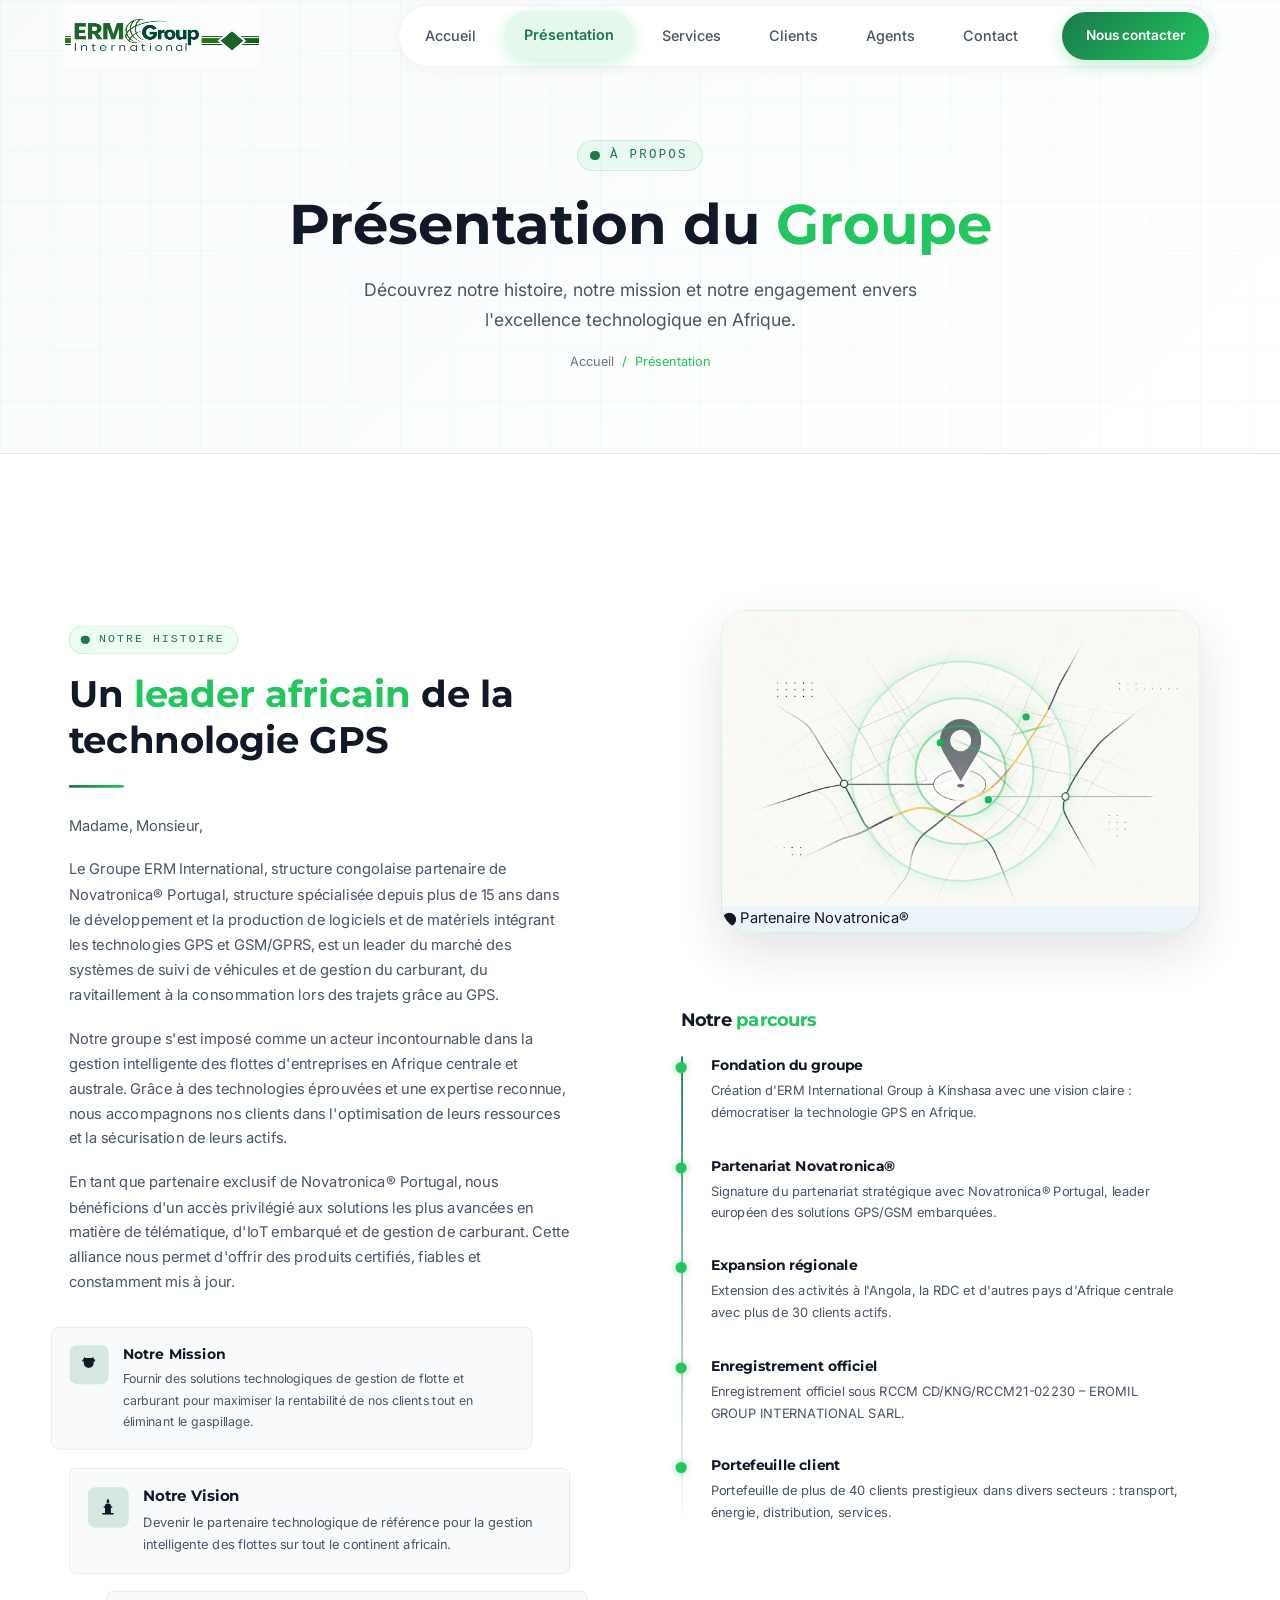
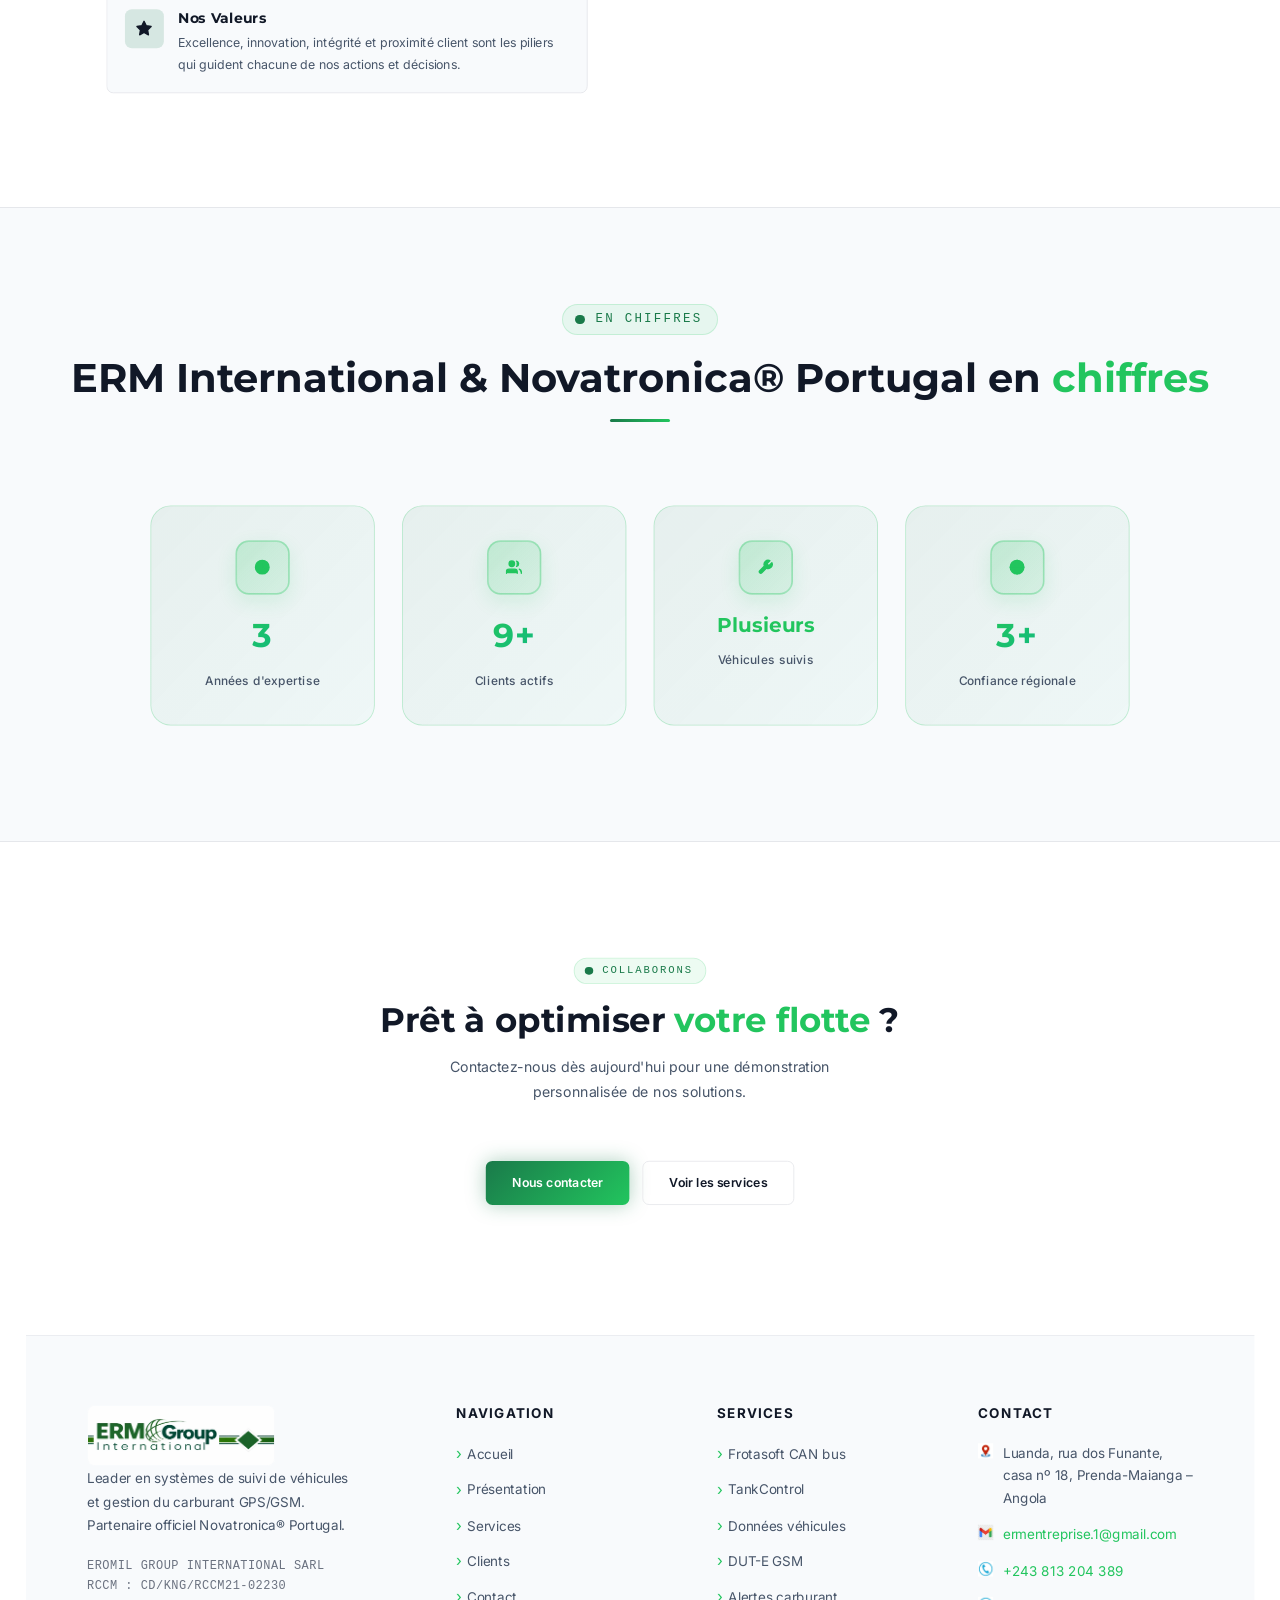
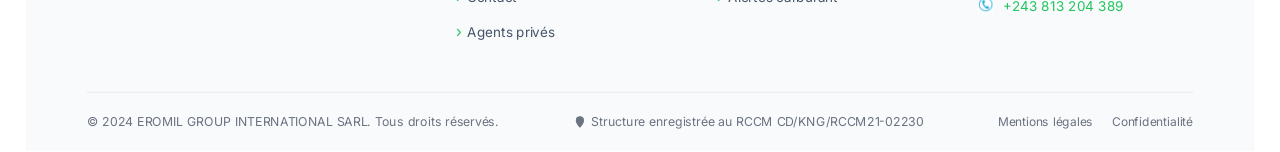
<file: about.html>
<!DOCTYPE html>
<html lang="fr">
<head>
  <meta charset="UTF-8">
  <meta name="viewport" content="width=device-width, initial-scale=1.0">
  <meta name="description" content="Présentation d'ERM International Group – Histoire, valeurs, mission et partenariat Novatronica® Portugal.">
  <title>Présentation – ERM International Group</title>
  <link rel="stylesheet" href="css/style.css">
</head>
<body>

  <!-- ════════════════════════════════════════════════════════
       HEADER
  ════════════════════════════════════════════════════════════ -->
  <header id="header">
    <div class="container header-inner">
      <a href="index.html" class="logo">
        <img src="images/logo.webp" alt="ERM International Group Logo">
      </a>
      <nav class="nav">
        <a href="index.html">Accueil</a>
        <a href="about.html" class="active">Présentation</a>
        <a href="services.html">Services</a>
        <a href="clients.html">Clients</a>
        <a href="agents.html">Agents</a>
        <a href="contact.html">Contact</a>
        <a href="contact.html" class="nav-cta">Nous contacter</a>
      </nav>
      <button class="hamburger" aria-label="Menu">
        <span></span><span></span><span></span>
      </button>
    </div>
  </header>

  <!-- Page Hero -->
  <section class="page-hero">
    <div class="container">
      <span class="section-label animate-slide-top">À propos</span>
      <h1 class="animate-slide-bottom delay-200">Présentation du <span class="green">Groupe</span></h1>
      <p class="animate-fade-stagger delay-400">Découvrez notre histoire, notre mission et notre engagement envers l'excellence technologique en Afrique.</p>
      <nav class="breadcrumb animate-fade-stagger delay-600">
        <a href="index.html">Accueil</a>
        <span>/</span>
        <span>Présentation</span>
      </nav>
    </div>
  </section>

  <!-- ════════════════════════════════════════════════════════
       PRÉSENTATION DÉTAILLÉE
  ════════════════════════════════════════════════════════════ -->
  <section class="section scroll-reveal-bottom">
    <div class="container">
      <div class="about-detail-grid">

        <div class="about-detail-text scroll-reveal-left">
          <span class="section-label">Notre histoire</span>
          <h2>Un <span class="green">leader africain</span> de la technologie GPS</h2>
          <div class="divider divider-left" style="margin-bottom:28px;"></div>

          <p>Madame, Monsieur,</p>
          <p>
            Le Groupe ERM International, structure congolaise partenaire de Novatronica® Portugal,
            structure spécialisée depuis plus de 15 ans dans le développement et la production
            de logiciels et de matériels intégrant les technologies GPS et GSM/GPRS, est un leader
            du marché des systèmes de suivi de véhicules et de gestion du carburant, du ravitaillement
            à la consommation lors des trajets grâce au GPS.
          </p>
          <p>
            Notre groupe s'est imposé comme un acteur incontournable dans la gestion intelligente
            des flottes d'entreprises en Afrique centrale et australe. Grâce à des technologies
            éprouvées et une expertise reconnue, nous accompagnons nos clients dans l'optimisation
            de leurs ressources et la sécurisation de leurs actifs.
          </p>
          <p>
            En tant que partenaire exclusif de Novatronica® Portugal, nous bénéficions d'un accès
            privilégié aux solutions les plus avancées en matière de télématique, d'IoT embarqué
            et de gestion de carburant. Cette alliance nous permet d'offrir des produits certifiés,
            fiables et constamment mis à jour.
          </p>

          <div class="about-values">
            <div class="value-item scroll-reveal-left delay-100">
              <div class="value-icon">
                <svg class="svg-icon" viewBox="0 0 24 24" fill="none" stroke="currentColor" stroke-width="2" stroke-linecap="round" stroke-linejoin="round">
                  <path d="M6 3v7a6 6 0 0 0 6 6v0a6 6 0 0 0 6-6V3"/>
                  <line x1="4" y1="7" x2="4" y2="7"/>
                  <line x1="20" y1="7" x2="20" y2="7"/>
                  <path d="M4 7c0-1.1.9-2 2-2h12a2 2 0 0 1 2 2v0"/>
                  <path d="M12 12v3"/>
                </svg>
              </div>
              <div class="value-text">
                <h4>Notre Mission</h4>
                <p>Fournir des solutions technologiques de gestion de flotte et carburant pour maximiser la rentabilité de nos clients tout en éliminant le gaspillage.</p>
              </div>
            </div>
            <div class="value-item scroll-reveal-top delay-200">
              <div class="value-icon">
                <svg class="svg-icon" viewBox="0 0 24 24" fill="none" stroke="currentColor" stroke-width="2" stroke-linecap="round" stroke-linejoin="round">
                  <path d="M9 21V10a2 2 0 0 1 2-2h2a2 2 0 0 1 2 2v11"/>
                  <path d="M5 21h14"/>
                  <path d="M12 2l1 3h-2l1-3z"/>
                  <path d="M7 12h10"/>
                  <path d="M9 16h6"/>
                </svg>
              </div>
              <div class="value-text">
                <h4>Notre Vision</h4>
                <p>Devenir le partenaire technologique de référence pour la gestion intelligente des flottes sur tout le continent africain.</p>
              </div>
            </div>
            <div class="value-item scroll-reveal-right delay-300">
              <div class="value-icon">
                <svg class="svg-icon" viewBox="0 0 24 24" fill="none" stroke="currentColor" stroke-width="2" stroke-linecap="round" stroke-linejoin="round">
                  <path d="M12 2l3.09 6.26L22 9.27l-5 4.87 1.18 6.88L12 17.77l-6.18 3.25L7 14.14 2 9.27l6.91-1.01L12 2z"/>
                </svg>
              </div>
              <div class="value-text">
                <h4>Nos Valeurs</h4>
                <p>Excellence, innovation, intégrité et proximité client sont les piliers qui guident chacune de nos actions et décisions.</p>
              </div>
            </div>
          </div>
        </div>

        <div>
          <!-- Image -->
          <div class="about-img-wrap about-gps-card scroll-reveal-right" style="margin-bottom:32px;">
            <img src="images/gps.webp" alt="Carte GPS ERM International" class="about-gps-image">
            <div class="gps-overlay" aria-hidden="true">
              <span class="gps-wave gps-wave-1"></span>
              <span class="gps-wave gps-wave-2"></span>
              <span class="gps-wave gps-wave-3"></span>
              <span class="gps-dot gps-dot-1"></span>
              <span class="gps-dot gps-dot-2"></span>
              <span class="gps-dot gps-dot-3"></span>
              <span class="gps-connection gps-connection-1"></span>
              <span class="gps-connection gps-connection-2"></span>
              <span class="gps-connection gps-connection-3"></span>
            </div>
            <div class="about-badge">
              <svg class="svg-icon" viewBox="0 0 24 24" fill="none" stroke="currentColor" stroke-width="2" stroke-linecap="round" stroke-linejoin="round">
                <circle cx="12" cy="12" r="10" />
                <path d="M8 12.5l2 2 5-5" />
              </svg>
              Partenaire Novatronica®
            </div>
          </div>

          <!-- Timeline -->
          <div class="scroll-reveal-bottom">
            <h3 style="margin-bottom:28px; font-size:1.2rem;">
              Notre <span class="green">parcours</span>
            </h3>
            <div class="timeline">
              <div class="tl-item scroll-reveal-left delay-100">
                <div class="tl-content">
                  <h4>Fondation du groupe</h4>
                  <p>Création d'ERM International Group à Kinshasa avec une vision claire : démocratiser la technologie GPS en Afrique.</p>
                </div>
              </div>
              <div class="tl-item scroll-reveal-right delay-200">
                <div class="tl-content">
                  <h4>Partenariat Novatronica®</h4>
                  <p>Signature du partenariat stratégique avec Novatronica® Portugal, leader européen des solutions GPS/GSM embarquées.</p>
                </div>
              </div>
              <div class="tl-item scroll-reveal-left delay-300">
                <div class="tl-content">
                  <h4>Expansion régionale</h4>
                  <p>Extension des activités à l'Angola, la RDC et d'autres pays d'Afrique centrale avec plus de 30 clients actifs.</p>
                </div>
              </div>
              <div class="tl-item scroll-reveal-right delay-400">
                <div class="tl-content">
                  <h4>Enregistrement officiel</h4>
                  <p>Enregistrement officiel sous RCCM CD/KNG/RCCM21-02230 – EROMIL GROUP INTERNATIONAL SARL.</p>
                </div>
              </div>
              <div class="tl-item scroll-reveal-left delay-500">
                <div class="tl-content">
                  <h4>Portefeuille client</h4>
                  <p>Portefeuille de plus de 40 clients prestigieux dans divers secteurs : transport, énergie, distribution, services.</p>
                </div>
              </div>
            </div>
          </div>
        </div>

      </div>
    </div>
  </section>

  <!-- ════════════════════════════════════════════════════════
       CHIFFRES CLÉS
  ════════════════════════════════════════════════════════════ -->
  <section class="section scroll-reveal-top" style="background:var(--dark-card); border-top:1px solid var(--dark-border); border-bottom:1px solid var(--dark-border);">
    <div class="container">
      <div class="section-header scroll-reveal-top">
        <span class="section-label">En chiffres</span>
        <h2>ERM International & Novatronica® Portugal en <span class="green">chiffres</span></h2>
        <div class="divider"></div>
      </div>
      <div class="stats-grid scroll-reveal-scale">
        <div class="adv-card scroll-reveal-left delay-100" style="text-align:center;">
          <div class="adv-icon" style="margin:0 auto 16px;">
            <svg class="svg-icon" viewBox="0 0 24 24" fill="none" stroke="currentColor" stroke-width="2" stroke-linecap="round" stroke-linejoin="round">
              <circle cx="12" cy="12" r="10"/>
              <polyline points="12,6 12,12 16,14"/>
            </svg>
          </div>
          <div style="font-size:2.4rem; font-weight:700; color:var(--green-light); font-family:var(--font-heading);" data-count="15" data-suffix="">15</div>
          <div style="font-size:.875rem; color:var(--text-secondary); margin-top:8px;">Années d'expertise</div>
        </div>
        <div class="adv-card scroll-reveal-top delay-200" style="text-align:center;">
          <div class="adv-icon" style="margin:0 auto 16px;">
            <svg class="svg-icon" viewBox="0 0 24 24" fill="none" stroke="currentColor" stroke-width="2" stroke-linecap="round" stroke-linejoin="round">
              <path d="M17 21v-2a4 4 0 0 0-4-4H5a4 4 0 0 0-4 4v2"/>
              <circle cx="9" cy="7" r="4"/>
              <path d="M23 21v-2a4 4 0 0 0-3-3.87"/>
              <path d="M16 3.13a4 4 0 0 1 0 7.75"/>
            </svg>
          </div>
          <div style="font-size:2.4rem; font-weight:700; color:var(--green-light); font-family:var(--font-heading);" data-count="40" data-suffix="+">40+</div>
          <div style="font-size:.875rem; color:var(--text-secondary); margin-top:8px;">Clients actifs</div>
        </div>
        <div class="adv-card scroll-reveal-right delay-300" style="text-align:center;">
          <div class="adv-icon" style="margin:0 auto 16px;">
            <svg class="svg-icon" viewBox="0 0 24 24" fill="none" stroke="currentColor" stroke-width="2" stroke-linecap="round" stroke-linejoin="round">
              <path d="M14.7 6.3a1 1 0 0 0 0 1.4l1.6 1.6a1 1 0 0 0 1.4 0l3.77-3.77a6 6 0 0 1-7.94 7.94l-6.91 6.91a2.12 2.12 0 0 1-3-3l6.91-6.91a6 6 0 0 1 7.94-7.94l-3.76 3.76z"/>
            </svg>
          </div>
          <div style="font-size:1.5rem; font-weight:700; color:var(--green-light); font-family:var(--font-heading);">Plusieurs</div>
          <div style="font-size:.875rem; color:var(--text-secondary); margin-top:8px;">Véhicules suivis</div>
        </div>
        <div class="adv-card scroll-reveal-bottom delay-400" style="text-align:center;">
          <div class="adv-icon" style="margin:0 auto 16px;">
            <svg class="svg-icon" viewBox="0 0 24 24" fill="none" stroke="currentColor" stroke-width="2" stroke-linecap="round" stroke-linejoin="round">
              <circle cx="12" cy="12" r="10"/>
              <path d="M12 2a15.3 15.3 0 0 1 4 10 15.3 15.3 0 0 1-4 10 15.3 15.3 0 0 1-4-10 15.3 15.3 0 0 1 4-10z"/>
              <path d="M2 12h20"/>
            </svg>
          </div>
          <div style="font-size:2.4rem; font-weight:700; color:var(--green-light); font-family:var(--font-heading);" data-count="3" data-suffix="+">3+</div>
          <div style="font-size:.875rem; color:var(--text-secondary); margin-top:8px;">Confiance régionale</div>
        </div>
      </div>
    </div>
  </section>

  <!-- ════════════════════════════════════════════════════════
       CTA
  ════════════════════════════════════════════════════════════ -->
  <section class="section scroll-reveal-scale">
    <div class="container" style="text-align:center;">
      <span class="section-label">Collaborons</span>
      <h2 class="section-title" style="margin-bottom:16px;">Prêt à optimiser <span class="green">votre flotte</span> ?</h2>
      <p style="max-width:560px; margin:0 auto 36px; font-size:1.05rem;">
        Contactez-nous dès aujourd'hui pour une démonstration personnalisée de nos solutions.
      </p>
      <div style="display:flex; gap:16px; justify-content:center; flex-wrap:wrap;" class="scroll-reveal-bottom delay-200">
        <a href="contact.html" class="btn btn-primary">Nous contacter</a>
        <a href="services.html" class="btn btn-outline">Voir les services</a>
      </div>
    </div>
  </section>

  <!-- ════════════════════════════════════════════════════════
       FOOTER
  ════════════════════════════════════════════════════════════ -->
  <footer id="footer" class="scroll-reveal-bottom">
    <div class="container">
      <div class="footer-top">
        <div class="footer-brand">
          <a href="index.html" class="logo">
            <img src="images/logo.webp" alt="ERM International Group">
          </a>
          <p>Leader en systèmes de suivi de véhicules et gestion du carburant GPS/GSM. Partenaire officiel Novatronica® Portugal.</p>
          <div class="footer-rccm">EROMIL GROUP INTERNATIONAL SARL<br>RCCM : CD/KNG/RCCM21-02230</div>
        </div>
        <div class="footer-col">
          <h4>Navigation</h4>
          <ul>
            <li><a href="index.html">Accueil</a></li>
            <li><a href="about.html">Présentation</a></li>
            <li><a href="services.html">Services</a></li>
            <li><a href="clients.html">Clients</a></li>
            <li><a href="contact.html">Contact</a></li>
            <li><a href="agents.html">Agents privés</a></li>
          </ul>
        </div>
        <div class="footer-col">
          <h4>Services</h4>
          <ul>
            <li><a href="services.html">Frotasoft CAN bus</a></li>
            <li><a href="services.html">TankControl</a></li>
            <li><a href="services.html">Données véhicules</a></li>
            <li><a href="services.html">DUT-E GSM</a></li>
            <li><a href="services.html">Alertes carburant</a></li>
          </ul>
        </div>
        <div class="footer-col">
          <h4>Contact</h4>
          <div class="footer-contact-item">
            <span class="fc-icon">
              <img src="images/local.webp" alt="Localisation" style="width: 16px; height: 16px;">
            </span>
            <span>Luanda, rua dos Funante, casa nº 18, Prenda-Maianga – Angola</span>
          </div>
          <div class="footer-contact-item">
            <span class="fc-icon">
              <img src="images/mail.webp" alt="Email" style="width: 16px; height: 16px;">
            </span>
            <a href="mailto:ermentreprise.1@gmail.com">ermentreprise.1@gmail.com</a>
          </div>
          <div class="footer-contact-item">
            <span class="fc-icon">
              <img src="images/tel.webp" alt="Téléphone" style="width: 16px; height: 16px;">
            </span>
            <a href="tel:+243813204389">+243 813 204 389</a>
          </div>
          <div class="footer-contact-item">
            <span class="fc-icon">
              <img src="images/tel.webp" alt="Téléphone secondaire" style="width: 16px; height: 16px;">
            </span>
            <a href="tel:+243813204389">+243 813 204 389</a>
          </div>
        </div>
      </div>
      <div class="footer-bottom">
        <p>&copy; 2024 EROMIL GROUP INTERNATIONAL SARL. Tous droits réservés.</p>
        <div class="footer-address">
          <svg class="svg-icon" viewBox="0 0 24 24" fill="none" stroke="currentColor" stroke-width="2" stroke-linecap="round" stroke-linejoin="round">
            <path d="M12 2C8 2 5 5 5 9c0 5.25 7 13 7 13s7-7.75 7-13c0-4-3-7-7-7z" />
            <circle cx="12" cy="9" r="2.5" />
          </svg>
          <span>Structure enregistrée au RCCM CD/KNG/RCCM21-02230</span>
        </div>
        <div class="footer-legal">
          <a href="#">Mentions légales</a>
          <a href="#">Confidentialité</a>
        </div>
      </div>
    </div>
  </footer>

  <script src="js/main.js"></script>
</body>
</html>
</file>
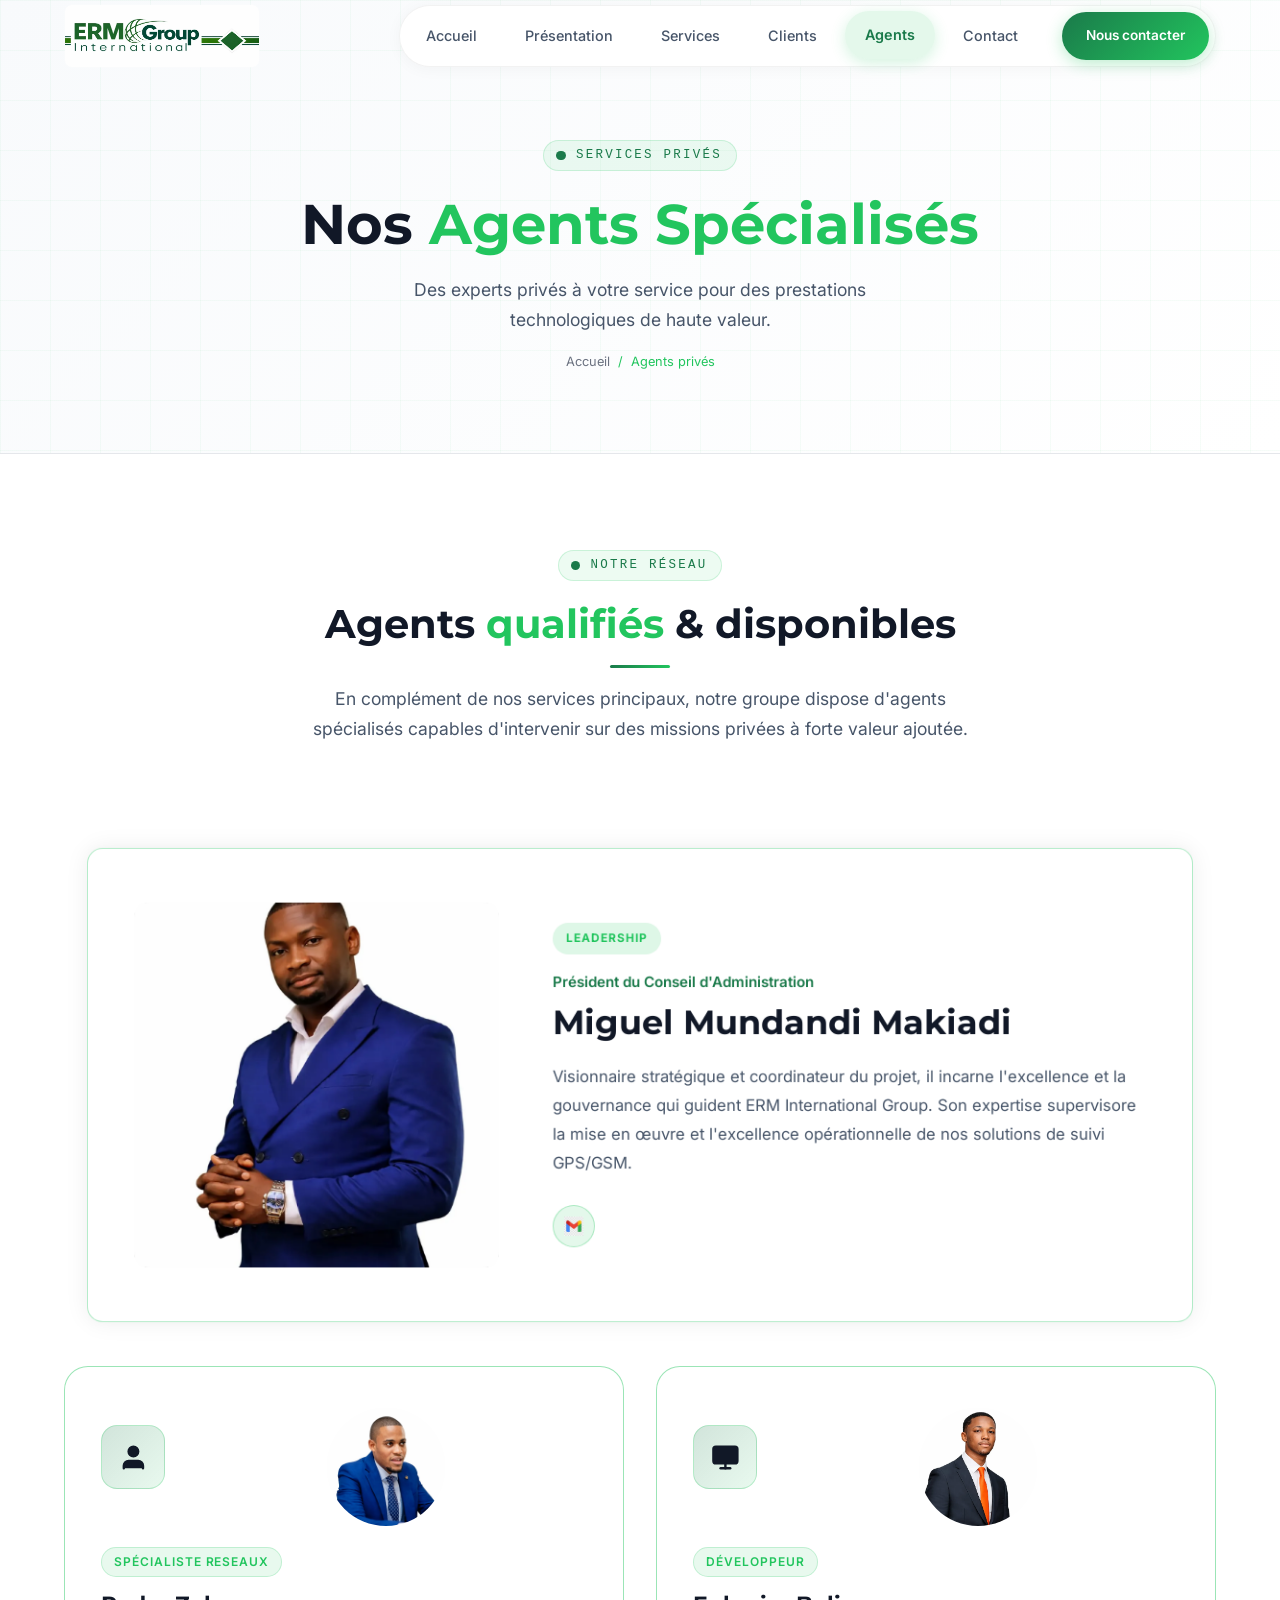
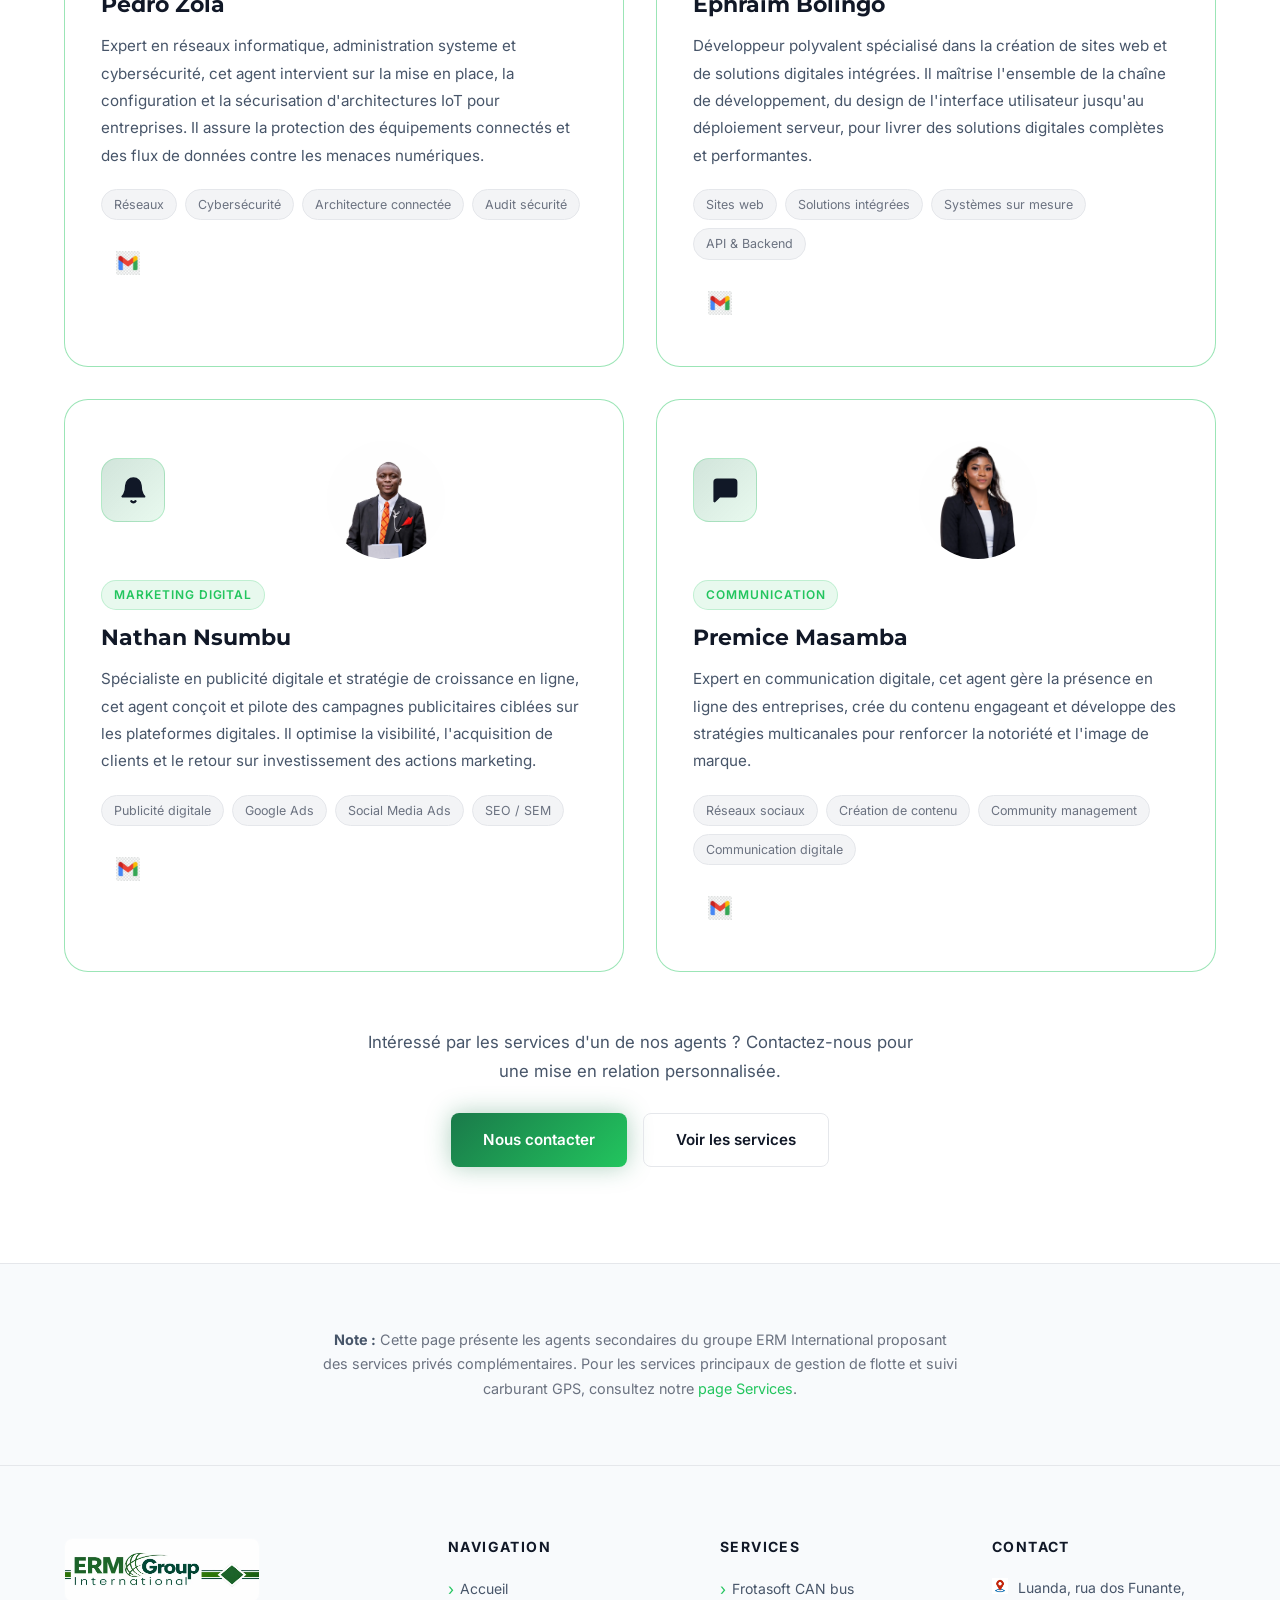
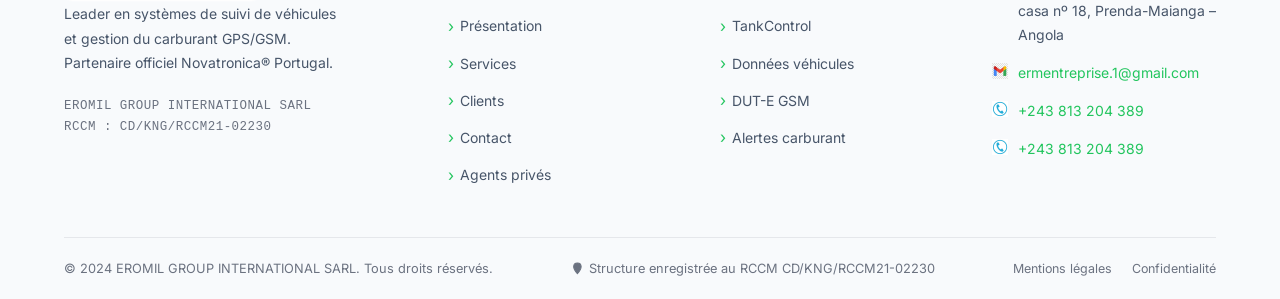
<file: agents.html>
<!DOCTYPE html>
<html lang="fr">
<head>
  <meta charset="UTF-8">
  <meta name="viewport" content="width=device-width, initial-scale=1.0">
  <meta name="description" content="Agents privés – ERM International Group : spécialistes IoT, développement web, marketing digital et communication.">
  <title>Agents Privés – ERM International Group</title>
  <link rel="stylesheet" href="css/style.css">
</head>
<body>

  <header id="header">
    <div class="container header-inner">
      <a href="index.html" class="logo">
        <img src="images/logo.webp" alt="ERM International Group Logo">
      </a>
      <nav class="nav">
        <a href="index.html">Accueil</a>
        <a href="about.html">Présentation</a>
        <a href="services.html">Services</a>
        <a href="clients.html">Clients</a>
        <a href="agents.html" class="active">Agents</a>
        <a href="contact.html">Contact</a>
        <a href="contact.html" class="nav-cta">Nous contacter</a>
      </nav>
      <button class="hamburger" aria-label="Menu">
        <span></span><span></span><span></span>
      </button>
    </div>
  </header>

  <!-- Page Hero -->
  <section class="page-hero">
    <div class="container">
      <span class="section-label animate-slide-top">Services privés</span>
      <h1 class="animate-slide-bottom delay-200">Nos <span class="green">Agents Spécialisés</span></h1>
      <p class="animate-fade-stagger delay-400">Des experts privés à votre service pour des prestations technologiques de haute valeur.</p>
      <nav class="breadcrumb animate-fade-stagger delay-600">
        <a href="index.html">Accueil</a>
        <span>/</span>
        <span>Agents privés</span>
      </nav>
    </div>
  </section>

  <!-- ════════════════════════════════════════════════════════
       AGENTS
  ════════════════════════════════════════════════════════════ -->
  <section class="section scroll-reveal">
    <div class="container">

      <div class="section-header scroll-reveal">
        <span class="section-label">Notre réseau</span>
        <h2>Agents <span class="green">qualifiés</span> &amp; disponibles</h2>
        <div class="divider"></div>
        <p class="section-intro">
          En complément de nos services principaux, notre groupe dispose d'agents spécialisés
          capables d'intervenir sur des missions privées à forte valeur ajoutée.
        </p>
      </div>

      <!-- PCA – Leader -->
      <div class="pca-leader scroll-reveal-bottom delay-200">
        <div class="pca-visual">
          <img src="images/pca.webp" alt="Monsieur Miguel Mundandi Makiadi - Président du Conseil d'Administration">
        </div>
        <div class="pca-content">
          <div class="pca-badge">Leadership</div>
          <div class="pca-title-group">
            <p class="pca-role">Président du Conseil d'Administration</p>
            <h2>Miguel Mundandi Makiadi</h2>
          </div>
          <p class="pca-bio">
            Visionnaire stratégique et coordinateur du projet, il incarne l'excellence et la gouvernance
            qui guident ERM International Group. Son expertise supervisore la mise en œuvre et l'excellence
            opérationnelle de nos solutions de suivi GPS/GSM.
          </p>
          <div class="pca-contact">
            <a href="mailto:erm.pca.muguelmundandi@gmail.com" title="Email">
              <img src="images/mail.webp" alt="Email">
            </a>
          </div>
        </div>
      </div>

      <div class="agents-grid scroll-reveal delay-300">

        <!-- Agent 1 – IoT -->
        <div class="agent-card scroll-reveal delay-400">
          <div class="agent-header">
            <div class="agent-icon-wrap">
              <svg class="svg-icon" viewBox="0 0 24 24" fill="none" stroke="currentColor" stroke-width="2" stroke-linecap="round" stroke-linejoin="round">
                <path d="M20 21v-2a4 4 0 0 0-4-4H8a4 4 0 0 0-4 4v2"/>
                <circle cx="12" cy="7" r="4"/>
              </svg>
            </div>
            <img class="agent-photo" src="images/iot.webp" alt="Photo Agent IoT">
          </div>
          <div class="agent-badge">Spécialiste Reseaux</div>
          <h3>Pedro Zola</h3>
          <p>
            Expert en réseaux informatique, administration systeme et cybersécurité, cet agent intervient sur
            la mise en place, la configuration et la sécurisation d'architectures IoT
            pour entreprises. Il assure la protection des équipements connectés et
            des flux de données contre les menaces numériques.
          </p>
          <div class="agent-services">
            <span class="agent-service-tag">Réseaux </span>
            <span class="agent-service-tag">Cybersécurité</span>
            <span class="agent-service-tag">Architecture connectée</span>
            <span class="agent-service-tag">Audit sécurité</span>
          </div>
          <div class="agent-contact">
            <a href="mailto:erm.res.pedrozola@gmail.com" title="Email">
              <img src="images/mail.webp" alt="Email">
            </a>
          </div>
        </div>

        <!-- Agent 2 – Développeur Full Stack -->
        <div class="agent-card scroll-reveal delay-600">
          <div class="agent-header">
            <div class="agent-icon-wrap">
              <svg class="svg-icon" viewBox="0 0 24 24" fill="none" stroke="currentColor" stroke-width="2" stroke-linecap="round" stroke-linejoin="round">
                <rect x="2" y="3" width="20" height="14" rx="2" ry="2"/>
                <line x1="8" y1="21" x2="16" y2="21"/>
                <line x1="12" y1="17" x2="12" y2="21"/>
              </svg>
            </div>
            <img class="agent-photo" src="images/dev.webp" alt="Photo Développeur Full Stack">
          </div>
          <div class="agent-badge">Développeur</div>
          <h3>Ephraim Bolingo</h3>
          <p>
            Développeur polyvalent spécialisé dans la création de sites web et de solutions
            digitales intégrées. Il maîtrise l'ensemble de la chaîne
            de développement, du design de l'interface utilisateur jusqu'au déploiement
            serveur, pour livrer des solutions digitales complètes et performantes.
          </p>
          <div class="agent-services">
            <span class="agent-service-tag">Sites web</span>
            <span class="agent-service-tag">Solutions intégrées</span>
            <span class="agent-service-tag">Systèmes sur mesure</span>
            <span class="agent-service-tag">API & Backend</span>
          </div>
          <div class="agent-contact">
            <a href="mailto:erm.info.ephraimbolingo@gmail.com" title="Email">
              <img src="images/mail.webp" alt="Email">
            </a>
          </div>
        </div>

        <!-- Agent 3 – Marketeur -->
        <div class="agent-card scroll-reveal delay-800">
          <div class="agent-header">
            <div class="agent-icon-wrap">
              <svg class="svg-icon" viewBox="0 0 24 24" fill="none" stroke="currentColor" stroke-width="2" stroke-linecap="round" stroke-linejoin="round">
                <path d="M18 8A6 6 0 0 0 6 8c0 7-3 9-3 9h18s-3-2-3-9"/>
                <path d="M13.73 21a2 2 0 0 1-3.46 0"/>
              </svg>
            </div>
            <img class="agent-photo" src="images/mark.webp" alt="Photo Marketeur">
          </div>
          <div class="agent-badge">Marketing Digital</div>
          <h3>Nathan Nsumbu</h3>
          <p>
            Spécialiste en publicité digitale et stratégie de croissance en ligne,
            cet agent conçoit et pilote des campagnes publicitaires ciblées sur
            les plateformes digitales. Il optimise la visibilité, l'acquisition
            de clients et le retour sur investissement des actions marketing.
          </p>
          <div class="agent-services">
            <span class="agent-service-tag">Publicité digitale</span>
            <span class="agent-service-tag">Google Ads</span>
            <span class="agent-service-tag">Social Media Ads</span>
            <span class="agent-service-tag">SEO / SEM</span>
          </div>
          <div class="agent-contact">
            <a href="mailto:erm.mark.nathannsumbu@gmail.com" title="Email">
              <img src="images/mail.webp" alt="Email">
            </a>
          </div>
        </div>

        <!-- Agent 4 – Communicateur -->
        <div class="agent-card scroll-reveal delay-1000">
          <div class="agent-header">
            <div class="agent-icon-wrap">
              <svg class="svg-icon" viewBox="0 0 24 24" fill="none" stroke="currentColor" stroke-width="2" stroke-linecap="round" stroke-linejoin="round">
                <path d="M21 15a2 2 0 0 1-2 2H7l-4 4V5a2 2 0 0 1 2-2h14a2 2 0 0 1 2 2z"/>
              </svg>
            </div>
            <img class="agent-photo" src="images/com.webp" alt="Photo Communicateur">
          </div>
          <div class="agent-badge">Communication</div>
          <h3>Premice Masamba</h3>
          <p>
            Expert en communication digitale, cet agent gère la présence en ligne
            des entreprises, crée du contenu engageant et développe des stratégies
            multicanales pour renforcer la notoriété et l'image de marque.
          </p>
          <div class="agent-services">
            <span class="agent-service-tag">Réseaux sociaux</span>
            <span class="agent-service-tag">Création de contenu</span>
            <span class="agent-service-tag">Community management</span>
            <span class="agent-service-tag">Communication digitale</span>
          </div>
          <div class="agent-contact">
            <a href="mailto:erm.co.premicemasamba@gmail.com" title="Email">
              <img src="images/mail.webp" alt="Email">
            </a>
          </div>
        </div>

      </div>

      <!-- CTA -->
      <div style="text-align:center; margin-top:56px;" class="scroll-reveal">
        <p style="font-size:1.05rem; max-width:560px; margin:0 auto 28px; color:var(--text-secondary);">
          Intéressé par les services d'un de nos agents ? Contactez-nous pour une
          mise en relation personnalisée.
        </p>
        <div style="display:flex; gap:16px; justify-content:center; flex-wrap:wrap;">
          <a href="contact.html" class="btn btn-primary">Nous contacter</a>
          <a href="services.html" class="btn btn-outline">Voir les services</a>
        </div>
      </div>

    </div>
  </section>

  <!-- Mention page annexe -->
  <section class="section-sm scroll-reveal" style="background:var(--dark-card); border-top:1px solid var(--dark-border);">
    <div class="container" style="text-align:center;">
      <p style="font-size:.9rem; color:var(--text-muted); max-width:640px; margin:0 auto;">
        <strong style="color:var(--text-secondary);">Note :</strong>
        Cette page présente les agents secondaires du groupe ERM International proposant des
        services privés complémentaires. Pour les services principaux de gestion de flotte
        et suivi carburant GPS, consultez notre
        <a href="services.html" style="color:var(--green-light);">page Services</a>.
      </p>
    </div>
  </section>

  <!-- Footer -->
  <footer id="footer">
    <div class="container">
      <div class="footer-top">
        <div class="footer-brand">
          <a href="index.html" class="logo">
            <img src="images/logo.webp" alt="ERM International Group">
          </a>
          <p>Leader en systèmes de suivi de véhicules et gestion du carburant GPS/GSM. Partenaire officiel Novatronica® Portugal.</p>
          <div class="footer-rccm">EROMIL GROUP INTERNATIONAL SARL<br>RCCM : CD/KNG/RCCM21-02230</div>
        </div>
        <div class="footer-col">
          <h4>Navigation</h4>
          <ul>
            <li><a href="index.html">Accueil</a></li>
            <li><a href="about.html">Présentation</a></li>
            <li><a href="services.html">Services</a></li>
            <li><a href="clients.html">Clients</a></li>
            <li><a href="contact.html">Contact</a></li>
            <li><a href="agents.html">Agents privés</a></li>
          </ul>
        </div>
        <div class="footer-col">
          <h4>Services</h4>
          <ul>
            <li><a href="services.html">Frotasoft CAN bus</a></li>
            <li><a href="services.html">TankControl</a></li>
            <li><a href="services.html">Données véhicules</a></li>
            <li><a href="services.html">DUT-E GSM</a></li>
            <li><a href="services.html">Alertes carburant</a></li>
          </ul>
        </div>
        <div class="footer-col">
          <h4>Contact</h4>
          <div class="footer-contact-item">
            <span class="fc-icon">
              <img src="images/local.webp" alt="Localisation" style="width: 16px; height: 16px;">
            </span>
            <span>Luanda, rua dos Funante, casa nº 18, Prenda-Maianga – Angola</span>
          </div>
          <div class="footer-contact-item">
            <span class="fc-icon">
              <img src="images/mail.webp" alt="Email" style="width: 16px; height: 16px;">
            </span>
            <a href="mailto:ermentreprise.1@gmail.com">ermentreprise.1@gmail.com</a>
          </div>
          <div class="footer-contact-item">
            <span class="fc-icon">
              <img src="images/tel.webp" alt="Téléphone" style="width: 16px; height: 16px;">
            </span>
            <a href="tel:+243813204389">+243 813 204 389</a>
          </div>
          <div class="footer-contact-item">
            <span class="fc-icon">
              <img src="images/tel.webp" alt="Téléphone secondaire" style="width: 16px; height: 16px;">
            </span>
            <a href="tel:+243813204389">+243 813 204 389</a>
          </div>
        </div>
      </div>
      <div class="footer-bottom">
        <p>&copy; 2024 EROMIL GROUP INTERNATIONAL SARL. Tous droits réservés.</p>
        <div class="footer-address">
          <svg class="svg-icon" viewBox="0 0 24 24" fill="none" stroke="currentColor" stroke-width="2" stroke-linecap="round" stroke-linejoin="round">
            <path d="M12 2C8 2 5 5 5 9c0 5.25 7 13 7 13s7-7.75 7-13c0-4-3-7-7-7z" />
            <circle cx="12" cy="9" r="2.5" />
          </svg>
          <span>Structure enregistrée au RCCM CD/KNG/RCCM21-02230</span>
        </div>
        <div class="footer-legal">
          <a href="#">Mentions légales</a>
          <a href="#">Confidentialité</a>
        </div>
      </div>
    </div>
  </footer>

  <script src="js/main.js"></script>
</body>
</html>
</file>
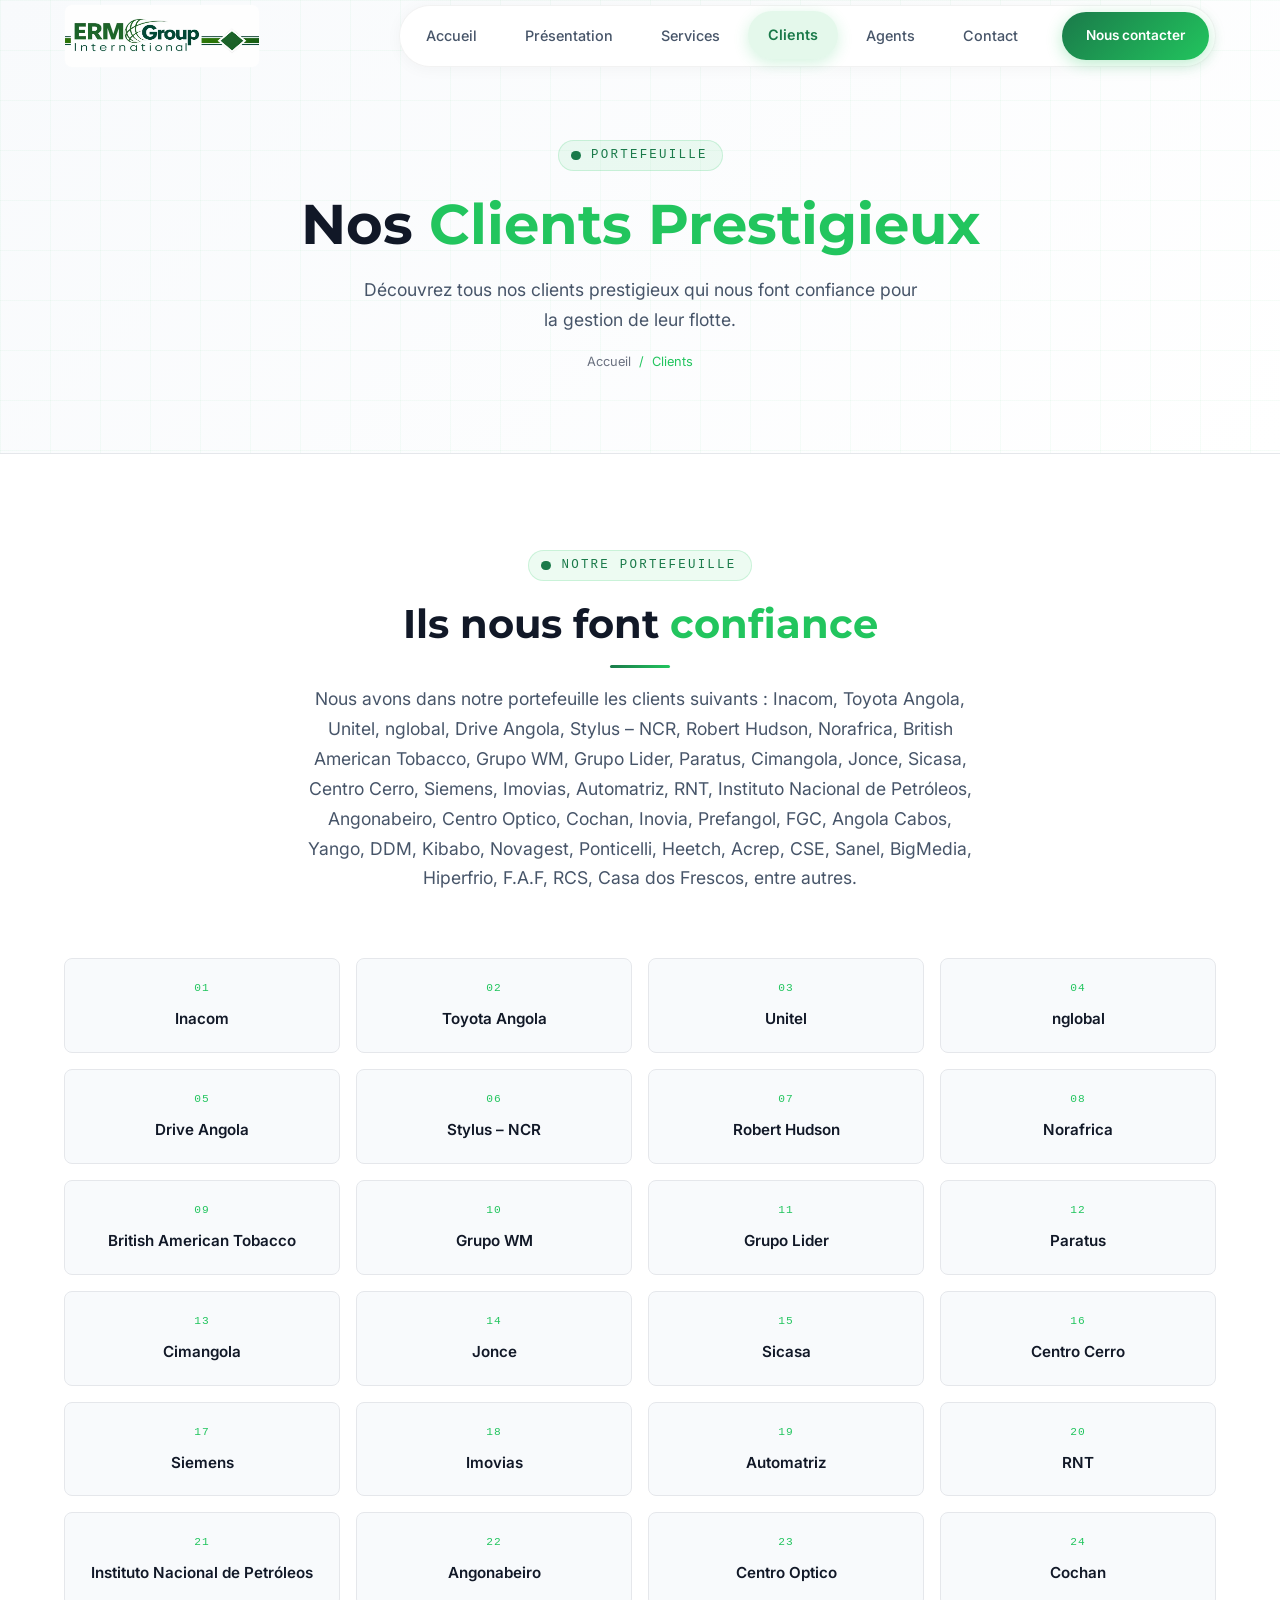
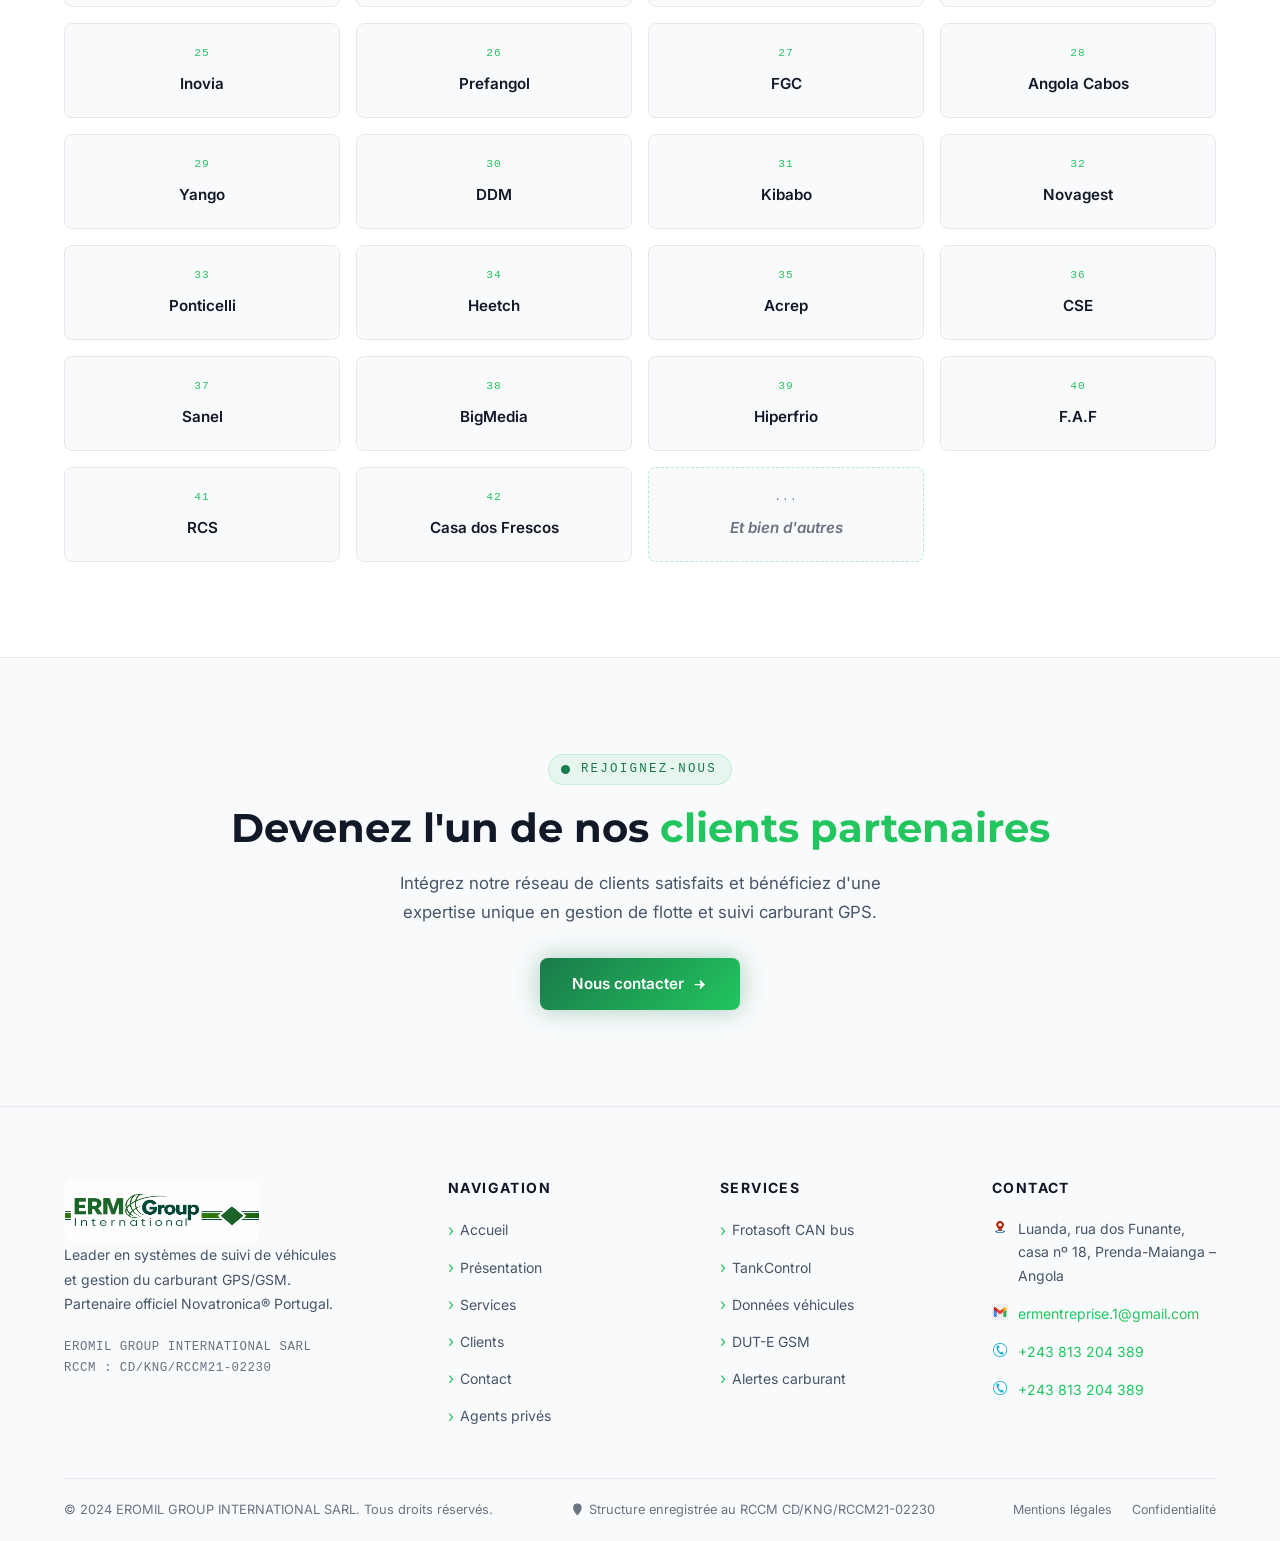
<file: clients.html>
<!DOCTYPE html>
<html lang="fr">
<head>
  <meta charset="UTF-8">
  <meta name="viewport" content="width=device-width, initial-scale=1.0">
  <meta name="description" content="Nos clients – ERM International Group : portefeuille de clients prestigieux en Angola, RDC et Afrique centrale.">
  <title>Clients – ERM International Group</title>
  <link rel="stylesheet" href="css/style.css">
</head>
<body>

  <!-- ════════════════════════════════════════════════════════
       HEADER
  ════════════════════════════════════════════════════════════ -->
  <header id="header">
    <div class="container header-inner">
      <a href="index.html" class="logo">
        <img src="images/logo.webp" alt="ERM International Group Logo">
      </a>
      <nav class="nav">
        <a href="index.html">Accueil</a>
        <a href="about.html">Présentation</a>
        <a href="services.html">Services</a>
        <a href="clients.html" class="active">Clients</a>
        <a href="agents.html">Agents</a>
        <a href="contact.html">Contact</a>
        <a href="contact.html" class="nav-cta">Nous contacter</a>
      </nav>
      <button class="hamburger" aria-label="Menu">
        <span></span><span></span><span></span>
      </button>
    </div>
  </header>

  <!-- Page Hero -->
  <section class="page-hero">
    <div class="container">
      <span class="section-label animate-slide-top">Portefeuille</span>
      <h1 class="animate-slide-bottom delay-200">Nos <span class="green">Clients Prestigieux</span></h1>
      <p class="animate-fade-stagger delay-400">Découvrez tous nos clients prestigieux qui nous font confiance pour la gestion de leur flotte.</p>
      <nav class="breadcrumb animate-fade-stagger delay-600">
        <a href="index.html">Accueil</a>
        <span>/</span>
        <span>Clients</span>
      </nav>
    </div>
  </section>

  <!-- ════════════════════════════════════════════════════════
       INTRO
  ════════════════════════════════════════════════════════════ -->
  <section class="section scroll-reveal">
    <div class="container">

      <div class="section-header scroll-reveal">
        <span class="section-label">Notre portefeuille</span>
        <h2>Ils nous font <span class="green">confiance</span></h2>
        <div class="divider"></div>
        <p class="section-intro scroll-reveal delay-200" style="margin-top:16px;">
          Nous avons dans notre portefeuille les clients suivants : Inacom, Toyota Angola, Unitel,
          nglobal, Drive Angola, Stylus – NCR, Robert Hudson, Norafrica, British American Tobacco,
          Grupo WM, Grupo Lider, Paratus, Cimangola, Jonce, Sicasa, Centro Cerro, Siemens, Imovias,
          Automatriz, RNT, Instituto Nacional de Petróleos, Angonabeiro, Centro Optico, Cochan, Inovia,
          Prefangol, FGC, Angola Cabos, Yango, DDM, Kibabo, Novagest, Ponticelli, Heetch, Acrep, CSE,
          Sanel, BigMedia, Hiperfrio, F.A.F, RCS, Casa dos Frescos, entre autres.
        </p>
      </div>

      <!-- Grille clients -->
      <div class="clients-grid scroll-reveal delay-300">

        <div class="client-card delay-400">
          <div class="c-num">01</div>
          <div class="c-name">Inacom</div>
        </div>
        <div class="client-card delay-500">
          <div class="c-num">02</div>
          <div class="c-name">Toyota Angola</div>
        </div>
        <div class="client-card delay-600">
          <div class="c-num">03</div>
          <div class="c-name">Unitel</div>
        </div>
        <div class="client-card delay-700">
          <div class="c-num">04</div>
          <div class="c-name">nglobal</div>
        </div>
        <div class="client-card delay-800">
          <div class="c-num">05</div>
          <div class="c-name">Drive Angola</div>
        </div>
        <div class="client-card delay-900">
          <div class="c-num">06</div>
          <div class="c-name">Stylus – NCR</div>
        </div>
        <div class="client-card delay-1000">
          <div class="c-num">07</div>
          <div class="c-name">Robert Hudson</div>
        </div>
        <div class="client-card delay-400">
          <div class="c-num">08</div>
          <div class="c-name">Norafrica</div>
        </div>
        <div class="client-card">
          <div class="c-num">09</div>
          <div class="c-name">British American Tobacco</div>
        </div>
        <div class="client-card">
          <div class="c-num">10</div>
          <div class="c-name">Grupo WM</div>
        </div>
        <div class="client-card">
          <div class="c-num">11</div>
          <div class="c-name">Grupo Lider</div>
        </div>
        <div class="client-card">
          <div class="c-num">12</div>
          <div class="c-name">Paratus</div>
        </div>
        <div class="client-card">
          <div class="c-num">13</div>
          <div class="c-name">Cimangola</div>
        </div>
        <div class="client-card">
          <div class="c-num">14</div>
          <div class="c-name">Jonce</div>
        </div>
        <div class="client-card">
          <div class="c-num">15</div>
          <div class="c-name">Sicasa</div>
        </div>
        <div class="client-card">
          <div class="c-num">16</div>
          <div class="c-name">Centro Cerro</div>
        </div>
        <div class="client-card">
          <div class="c-num">17</div>
          <div class="c-name">Siemens</div>
        </div>
        <div class="client-card">
          <div class="c-num">18</div>
          <div class="c-name">Imovias</div>
        </div>
        <div class="client-card">
          <div class="c-num">19</div>
          <div class="c-name">Automatriz</div>
        </div>
        <div class="client-card">
          <div class="c-num">20</div>
          <div class="c-name">RNT</div>
        </div>
        <div class="client-card">
          <div class="c-num">21</div>
          <div class="c-name">Instituto Nacional de Petróleos</div>
        </div>
        <div class="client-card">
          <div class="c-num">22</div>
          <div class="c-name">Angonabeiro</div>
        </div>
        <div class="client-card">
          <div class="c-num">23</div>
          <div class="c-name">Centro Optico</div>
        </div>
        <div class="client-card">
          <div class="c-num">24</div>
          <div class="c-name">Cochan</div>
        </div>
        <div class="client-card">
          <div class="c-num">25</div>
          <div class="c-name">Inovia</div>
        </div>
        <div class="client-card">
          <div class="c-num">26</div>
          <div class="c-name">Prefangol</div>
        </div>
        <div class="client-card">
          <div class="c-num">27</div>
          <div class="c-name">FGC</div>
        </div>
        <div class="client-card">
          <div class="c-num">28</div>
          <div class="c-name">Angola Cabos</div>
        </div>
        <div class="client-card">
          <div class="c-num">29</div>
          <div class="c-name">Yango</div>
        </div>
        <div class="client-card">
          <div class="c-num">30</div>
          <div class="c-name">DDM</div>
        </div>
        <div class="client-card">
          <div class="c-num">31</div>
          <div class="c-name">Kibabo</div>
        </div>
        <div class="client-card">
          <div class="c-num">32</div>
          <div class="c-name">Novagest</div>
        </div>
        <div class="client-card">
          <div class="c-num">33</div>
          <div class="c-name">Ponticelli</div>
        </div>
        <div class="client-card">
          <div class="c-num">34</div>
          <div class="c-name">Heetch</div>
        </div>
        <div class="client-card">
          <div class="c-num">35</div>
          <div class="c-name">Acrep</div>
        </div>
        <div class="client-card">
          <div class="c-num">36</div>
          <div class="c-name">CSE</div>
        </div>
        <div class="client-card">
          <div class="c-num">37</div>
          <div class="c-name">Sanel</div>
        </div>
        <div class="client-card">
          <div class="c-num">38</div>
          <div class="c-name">BigMedia</div>
        </div>
        <div class="client-card">
          <div class="c-num">39</div>
          <div class="c-name">Hiperfrio</div>
        </div>
        <div class="client-card">
          <div class="c-num">40</div>
          <div class="c-name">F.A.F</div>
        </div>
        <div class="client-card">
          <div class="c-num">41</div>
          <div class="c-name">RCS</div>
        </div>
        <div class="client-card">
          <div class="c-num">42</div>
          <div class="c-name">Casa dos Frescos</div>
        </div>
        <div class="client-card" style="border-style:dashed; border-color:rgba(34,197,94,.3);">
          <div class="c-num" style="color:var(--text-muted);">...</div>
          <div class="c-name" style="color:var(--text-muted); font-style:italic;">Et bien d'autres</div>
        </div>

      </div>

    </div>
  </section>

  <!-- CTA rejoindre -->
  <section class="section scroll-reveal" style="background:var(--dark-card); border-top:1px solid var(--dark-border);">
    <div class="container" style="text-align:center;">
      <span class="section-label">Rejoignez-nous</span>
      <h2 style="margin-bottom:16px;">Devenez l'un de nos <span class="green">clients partenaires</span></h2>
      <p style="max-width:540px; margin:0 auto 32px; font-size:1.05rem;">
        Intégrez notre réseau de clients satisfaits et bénéficiez d'une expertise unique
        en gestion de flotte et suivi carburant GPS.
      </p>
      <a href="contact.html" class="btn btn-primary">Nous contacter <svg class="svg-icon" viewBox="0 0 24 24" aria-hidden="true" fill="none" stroke="currentColor" stroke-width="2" stroke-linecap="round" stroke-linejoin="round"><path d="M5 12h14"/><path d="M13 6l6 6-6 6"/></svg></a>
    </div>
  </section>

  <!-- Footer -->
  <footer id="footer">
    <div class="container">
      <div class="footer-top">
        <div class="footer-brand">
          <a href="index.html" class="logo">
            <img src="images/logo.webp" alt="ERM International Group">
          </a>
          <p>Leader en systèmes de suivi de véhicules et gestion du carburant GPS/GSM. Partenaire officiel Novatronica® Portugal.</p>
          <div class="footer-rccm">EROMIL GROUP INTERNATIONAL SARL<br>RCCM : CD/KNG/RCCM21-02230</div>
        </div>
        <div class="footer-col">
          <h4>Navigation</h4>
          <ul>
            <li><a href="index.html">Accueil</a></li>
            <li><a href="about.html">Présentation</a></li>
            <li><a href="services.html">Services</a></li>
            <li><a href="clients.html">Clients</a></li>
            <li><a href="contact.html">Contact</a></li>
            <li><a href="agents.html">Agents privés</a></li>
          </ul>
        </div>
        <div class="footer-col">
          <h4>Services</h4>
          <ul>
            <li><a href="services.html">Frotasoft CAN bus</a></li>
            <li><a href="services.html">TankControl</a></li>
            <li><a href="services.html">Données véhicules</a></li>
            <li><a href="services.html">DUT-E GSM</a></li>
            <li><a href="services.html">Alertes carburant</a></li>
          </ul>
        </div>
        <div class="footer-col">
          <h4>Contact</h4>
          <div class="footer-contact-item">
            <span class="fc-icon">
              <img src="images/local.webp" alt="Localisation" style="width: 16px; height: 16px;">
            </span>
            <span>Luanda, rua dos Funante, casa nº 18, Prenda-Maianga – Angola</span>
          </div>
          <div class="footer-contact-item">
            <span class="fc-icon">
              <img src="images/mail.webp" alt="Email" style="width: 16px; height: 16px;">
            </span>
            <a href="mailto:ermentreprise.1@gmail.com">ermentreprise.1@gmail.com</a>
          </div>
          <div class="footer-contact-item">
            <span class="fc-icon">
              <img src="images/tel.webp" alt="Téléphone" style="width: 16px; height: 16px;">
            </span>
            <a href="tel:+243813204389">+243 813 204 389</a>
          </div>
          <div class="footer-contact-item">
            <span class="fc-icon">
              <img src="images/tel.webp" alt="Téléphone secondaire" style="width: 16px; height: 16px;">
            </span>
            <a href="tel:+243813204389">+243 813 204 389</a>
          </div>
        </div>
      </div>
      <div class="footer-bottom">
        <p>&copy; 2024 EROMIL GROUP INTERNATIONAL SARL. Tous droits réservés.</p>
        <div class="footer-address">
          <svg class="svg-icon" viewBox="0 0 24 24" fill="none" stroke="currentColor" stroke-width="2" stroke-linecap="round" stroke-linejoin="round">
            <path d="M12 2C8 2 5 5 5 9c0 5.25 7 13 7 13s7-7.75 7-13c0-4-3-7-7-7z" />
            <circle cx="12" cy="9" r="2.5" />
          </svg>
          <span>Structure enregistrée au RCCM CD/KNG/RCCM21-02230</span>
        </div>
        <div class="footer-legal">
          <a href="#">Mentions légales</a>
          <a href="#">Confidentialité</a>
        </div>
      </div>
    </div>
  </footer>

  <script src="js/main.js"></script>
</body>
</html>
</file>
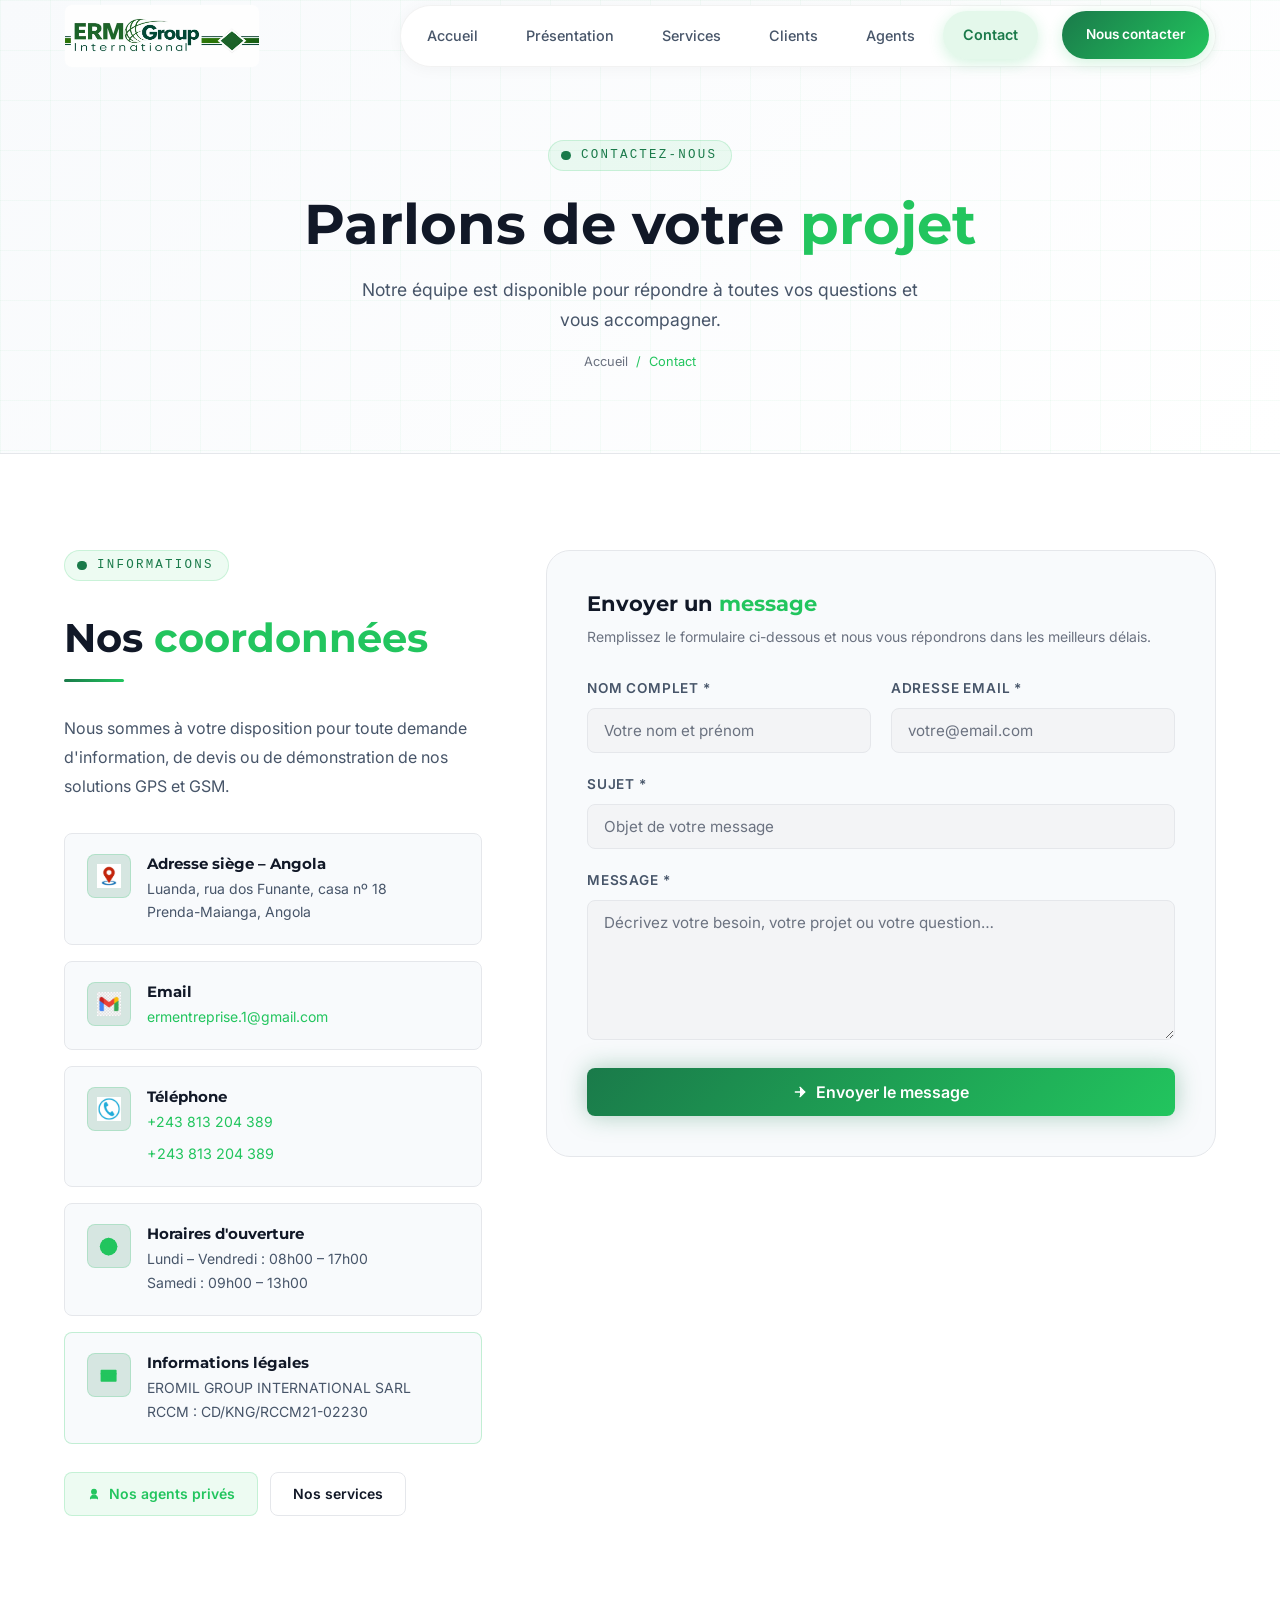
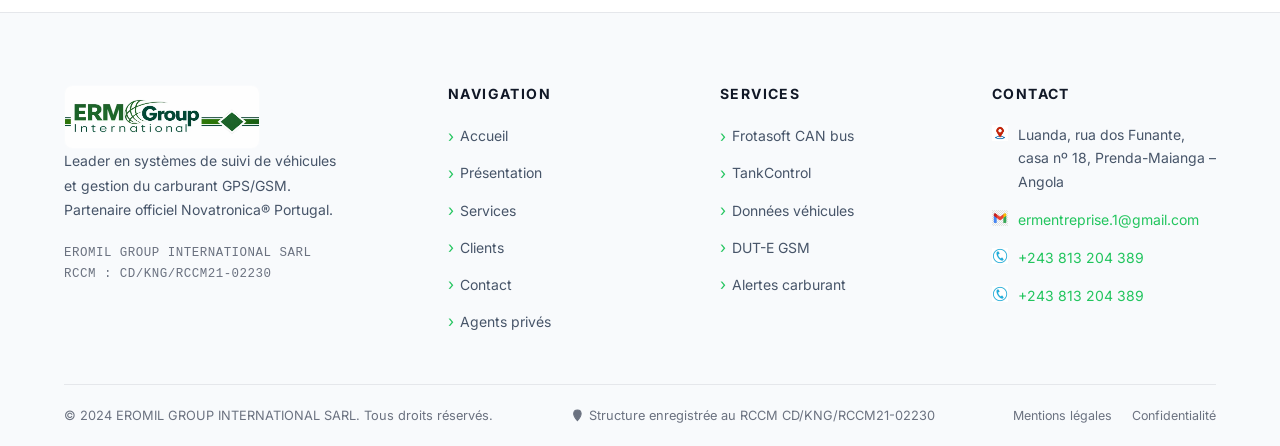
<file: contact.html>
<!DOCTYPE html>
<html lang="fr">
<head>
  <meta charset="UTF-8">
  <meta name="viewport" content="width=device-width, initial-scale=1.0">
  <meta name="description" content="Contactez ERM International Group – Formulaire de contact pour vos demandes de services GPS et gestion de flotte.">
  <title>Contact – ERM International Group</title>
  <link rel="stylesheet" href="css/style.css">
</head>
<body>

  <!-- ════════════════════════════════════════════════════════
       HEADER
  ════════════════════════════════════════════════════════════ -->
  <header id="header">
    <div class="container header-inner">
      <a href="index.html" class="logo">
        <img src="images/logo.webp" alt="ERM International Group Logo">
      </a>
      <nav class="nav">
        <a href="index.html">Accueil</a>
        <a href="about.html">Présentation</a>
        <a href="services.html">Services</a>
        <a href="clients.html">Clients</a>
        <a href="agents.html">Agents</a>
        <a href="contact.html" class="active">Contact</a>
        <a href="contact.html" class="nav-cta">Nous contacter</a>
      </nav>
      <button class="hamburger" aria-label="Menu">
        <span></span><span></span><span></span>
      </button>
    </div>
  </header>

  <!-- Page Hero -->
  <section class="page-hero">
    <div class="container">
      <span class="section-label animate-slide-top">Contactez-nous</span>
      <h1 class="animate-slide-bottom delay-200">Parlons de votre <span class="green">projet</span></h1>
      <p class="animate-fade-stagger delay-400">Notre équipe est disponible pour répondre à toutes vos questions et vous accompagner.</p>
      <nav class="breadcrumb animate-fade-stagger delay-600">
        <a href="index.html">Accueil</a>
        <span>/</span>
        <span>Contact</span>
      </nav>
    </div>
  </section>

  <!-- ════════════════════════════════════════════════════════
       SECTION CONTACT
  ════════════════════════════════════════════════════════════ -->
  <section class="contact-section section scroll-reveal">
    <div class="container">
      <div class="contact-grid">

        <!-- Infos de contact -->
        <div class="scroll-reveal">
          <span class="section-label">Informations</span>
          <h2 style="margin-bottom:10px; margin-top:14px;">
            Nos <span class="green">coordonnées</span>
          </h2>
          <div class="divider divider-left" style="margin-bottom:32px;"></div>
          <p style="font-size:1rem; margin-bottom:32px; line-height:1.8;">
            Nous sommes à votre disposition pour toute demande d'information,
            de devis ou de démonstration de nos solutions GPS et GSM.
          </p>

          <div class="contact-info-cards">

            <div class="contact-info-card">
              <div class="ci-icon">
                <img src="images/local.webp" alt="Localisation" style="width: 24px; height: 24px;">
              </div>
              <div class="ci-text">
                <h4>Adresse siège – Angola</h4>
                <p>Luanda, rua dos Funante, casa nº 18<br>Prenda-Maianga, Angola</p>
              </div>
            </div>

            <div class="contact-info-card">
              <div class="ci-icon">
                <img src="images/mail.webp" alt="Email" style="width: 24px; height: 24px;">
              </div>
              <div class="ci-text">
                <h4>Email</h4>
                <p><a href="mailto:ermentreprise.1@gmail.com">ermentreprise.1@gmail.com</a></p>
              </div>
            </div>

            <div class="contact-info-card">
              <div class="ci-icon">
                <img src="images/tel.webp" alt="Téléphone" style="width: 24px; height: 24px;">
              </div>
              <div class="ci-text">
                <h4>Téléphone</h4>
                <p><a href="tel:+243813204389">+243 813 204 389</a></p>
                <p style="margin-top: 8px; font-size: 0.9em; color: var(--text-secondary);">
                  <a href="tel:+243813204389">+243 813 204 389</a>
                </p>
              </div>
            </div>

            <div class="contact-info-card">
              <div class="ci-icon">
                <svg class="svg-icon" viewBox="0 0 24 24" fill="none" stroke="currentColor" stroke-width="2" stroke-linecap="round" stroke-linejoin="round">
                  <circle cx="12" cy="12" r="10"/>
                  <polyline points="12,6 12,12 16,14"/>
                  <path d="m6,12h.01M18,12h.01"/>
                  <path d="m7.5,7.5l.01,0M16.5,7.5l.01,0"/>
                  <path d="m7.5,16.5l.01,0M16.5,16.5l.01,0"/>
                  <path d="M12,2v2M12,20v2"/>
                  <path d="m4.93,4.93l1.41,1.41M17.66,17.66l1.41,1.41"/>
                  <path d="M2,12h2M20,12h2"/>
                  <path d="m4.93,19.07l1.41-1.41M17.66,6.34l1.41-1.41"/>
                </svg>
              </div>
              <div class="ci-text">
                <h4>Horaires d'ouverture</h4>
                <p>Lundi – Vendredi : 08h00 – 17h00<br>Samedi : 09h00 – 13h00</p>
              </div>
            </div>

            <div class="contact-info-card" style="border-color:rgba(34,197,94,.25);">
              <div class="ci-icon">
                <svg class="svg-icon" viewBox="0 0 24 24" fill="none" stroke="currentColor" stroke-width="2" stroke-linecap="round" stroke-linejoin="round">
                  <path d="M3 7h18v13H3z" />
                  <path d="M3 11l9 6 9-6" />
                </svg>
              </div>
              <div class="ci-text">
                <h4>Informations légales</h4>
                <p>EROMIL GROUP INTERNATIONAL SARL<br>RCCM : CD/KNG/RCCM21-02230</p>
              </div>
            </div>

          </div>

          <div style="margin-top:28px; display:flex; gap:12px; flex-wrap:wrap;">
            <a href="agents.html" class="btn btn-ghost btn-sm"><svg class="svg-icon" viewBox="0 0 24 24" aria-hidden="true" fill="none" stroke="currentColor" stroke-width="2" stroke-linecap="round" stroke-linejoin="round"><circle cx="12" cy="8" r="4"/><path d="M6 20c0-3.3 2.7-6 6-6s6 2.7 6 6"/></svg> Nos agents privés</a>
            <a href="services.html" class="btn btn-outline btn-sm">Nos services</a>
          </div>
        </div>

        <!-- Formulaire -->
        <div class="contact-form-wrap scroll-reveal">
          <h3 style="margin-bottom:8px; font-size:1.3rem;">
            Envoyer un <span class="green">message</span>
          </h3>
          <p style="font-size:.875rem; margin-bottom:28px; color:var(--text-muted);">
            Remplissez le formulaire ci-dessous et nous vous répondrons dans les meilleurs délais.
          </p>

          <form id="contactForm" action="traitement.php" method="POST" novalidate>

            <div class="form-row">
              <div class="form-group">
                <label for="nom">Nom complet *</label>
                <input type="text" id="nom" name="nom" placeholder="Votre nom et prénom" required>
                <span class="form-error">Veuillez saisir votre nom.</span>
              </div>
              <div class="form-group">
                <label for="email">Adresse email *</label>
                <input type="email" id="email" name="email" placeholder="votre@email.com" required>
                <span class="form-error">Veuillez saisir un email valide.</span>
              </div>
            </div>

            <div class="form-group">
              <label for="sujet">Sujet *</label>
              <input type="text" id="sujet" name="sujet" placeholder="Objet de votre message" required>
              <span class="form-error">Veuillez saisir un sujet.</span>
            </div>

            <div class="form-group">
              <label for="message">Message *</label>
              <textarea id="message" name="message" placeholder="Décrivez votre besoin, votre projet ou votre question…" required></textarea>
              <span class="form-error">Veuillez saisir votre message.</span>
            </div>

            <button type="submit" class="btn btn-primary" style="width:100%; justify-content:center; font-size:1rem; padding:14px;">
              <svg class="svg-icon" viewBox="0 0 24 24" fill="none" stroke="currentColor" stroke-width="2" stroke-linecap="round" stroke-linejoin="round" style="width:1rem; height:1rem;">
                <line x1="5" y1="12" x2="19" y2="12" />
                <polyline points="12 5 19 12 12 19" />
              </svg>
              Envoyer le message
            </button>

            <div class="form-success">
              <svg class="svg-icon" viewBox="0 0 24 24" fill="none" stroke="currentColor" stroke-width="2" stroke-linecap="round" stroke-linejoin="round" style="width:1rem; height:1rem; margin-right:6px; vertical-align:middle;">
                <path d="M20 6L9 17l-5-5" />
              </svg>
              Votre message a bien été envoyé ! Nous vous répondrons dans les meilleurs délais.
            </div>

            <div class="form-error" style="display: none;">
              <svg class="svg-icon" viewBox="0 0 24 24" fill="none" stroke="currentColor" stroke-width="2" stroke-linecap="round" stroke-linejoin="round" style="width:1rem; height:1rem; margin-right:6px; vertical-align:middle;">
                <circle cx="12" cy="12" r="10"/>
                <line x1="15" y1="9" x2="9" y2="15"/>
                <line x1="9" y1="9" x2="15" y2="15"/>
              </svg>
              <span id="error-message">Une erreur s'est produite lors de l'envoi du message.</span>
            </div>

          </form>
        </div>

      </div>
    </div>
  </section>

  <!-- Script pour gérer les messages de statut -->
  <script>
    document.addEventListener('DOMContentLoaded', function() {
      const urlParams = new URLSearchParams(window.location.search);
      const status = urlParams.get('status');
      const message = urlParams.get('message');

      if (status === 'success') {
        const successDiv = document.querySelector('.form-success');
        if (successDiv) {
          successDiv.style.display = 'block';
          // Scroll vers le message de succès
          successDiv.scrollIntoView({ behavior: 'smooth', block: 'center' });
        }
      } else if (status === 'error') {
        const errorDiv = document.querySelector('.form-error');
        if (errorDiv) {
          errorDiv.style.display = 'block';
          // Scroll vers le message d'erreur
          errorDiv.scrollIntoView({ behavior: 'smooth', block: 'center' });
        }
      } else if (status === 'validation_error' && message) {
        const errorDiv = document.querySelector('.form-error');
        const errorMessage = document.getElementById('error-message');
        if (errorDiv && errorMessage) {
          errorMessage.textContent = message.replace(/\\n/g, '\n');
          errorDiv.style.display = 'block';
          // Scroll vers le message d'erreur
          errorDiv.scrollIntoView({ behavior: 'smooth', block: 'center' });
        }
      }
    });
  </script>

  <!-- Footer -->
  <footer id="footer">
    <div class="container">
      <div class="footer-top">
        <div class="footer-brand">
          <a href="index.html" class="logo">
            <img src="images/logo.webp" alt="ERM International Group">
          </a>
          <p>Leader en systèmes de suivi de véhicules et gestion du carburant GPS/GSM. Partenaire officiel Novatronica® Portugal.</p>
          <div class="footer-rccm">EROMIL GROUP INTERNATIONAL SARL<br>RCCM : CD/KNG/RCCM21-02230</div>
        </div>
        <div class="footer-col">
          <h4>Navigation</h4>
          <ul>
            <li><a href="index.html">Accueil</a></li>
            <li><a href="about.html">Présentation</a></li>
            <li><a href="services.html">Services</a></li>
            <li><a href="clients.html">Clients</a></li>
            <li><a href="contact.html">Contact</a></li>
            <li><a href="agents.html">Agents privés</a></li>
          </ul>
        </div>
        <div class="footer-col">
          <h4>Services</h4>
          <ul>
            <li><a href="services.html">Frotasoft CAN bus</a></li>
            <li><a href="services.html">TankControl</a></li>
            <li><a href="services.html">Données véhicules</a></li>
            <li><a href="services.html">DUT-E GSM</a></li>
            <li><a href="services.html">Alertes carburant</a></li>
          </ul>
        </div>
        <div class="footer-col">
          <h4>Contact</h4>
          <div class="footer-contact-item">
            <span class="fc-icon">
              <img src="images/local.webp" alt="Localisation" style="width: 16px; height: 16px;">
            </span>
            <span>Luanda, rua dos Funante, casa nº 18, Prenda-Maianga – Angola</span>
          </div>
          <div class="footer-contact-item">
            <span class="fc-icon">
              <img src="images/mail.webp" alt="Email" style="width: 16px; height: 16px;">
            </span>
            <a href="mailto:ermentreprise.1@gmail.com">ermentreprise.1@gmail.com</a>
          </div>
          <div class="footer-contact-item">
            <span class="fc-icon">
              <img src="images/tel.webp" alt="Téléphone" style="width: 16px; height: 16px;">
            </span>
            <a href="tel:+243813204389">+243 813 204 389</a>
          </div>
          <div class="footer-contact-item">
            <span class="fc-icon">
              <img src="images/tel.webp" alt="Téléphone secondaire" style="width: 16px; height: 16px;">
            </span>
            <a href="tel:+243813204389">+243 813 204 389</a>
          </div>
        </div>
      </div>
      <div class="footer-bottom">
        <p>&copy; 2024 EROMIL GROUP INTERNATIONAL SARL. Tous droits réservés.</p>
        <div class="footer-address">
          <svg class="svg-icon" viewBox="0 0 24 24" fill="none" stroke="currentColor" stroke-width="2" stroke-linecap="round" stroke-linejoin="round">
            <path d="M12 2C8 2 5 5 5 9c0 5.25 7 13 7 13s7-7.75 7-13c0-4-3-7-7-7z" />
            <circle cx="12" cy="9" r="2.5" />
          </svg>
          <span>Structure enregistrée au RCCM CD/KNG/RCCM21-02230</span>
        </div>
        <div class="footer-legal">
          <a href="#">Mentions légales</a>
          <a href="#">Confidentialité</a>
        </div>
      </div>
    </div>
  </footer>

  <script src="js/main.js"></script>
</body>
</html>
</file>
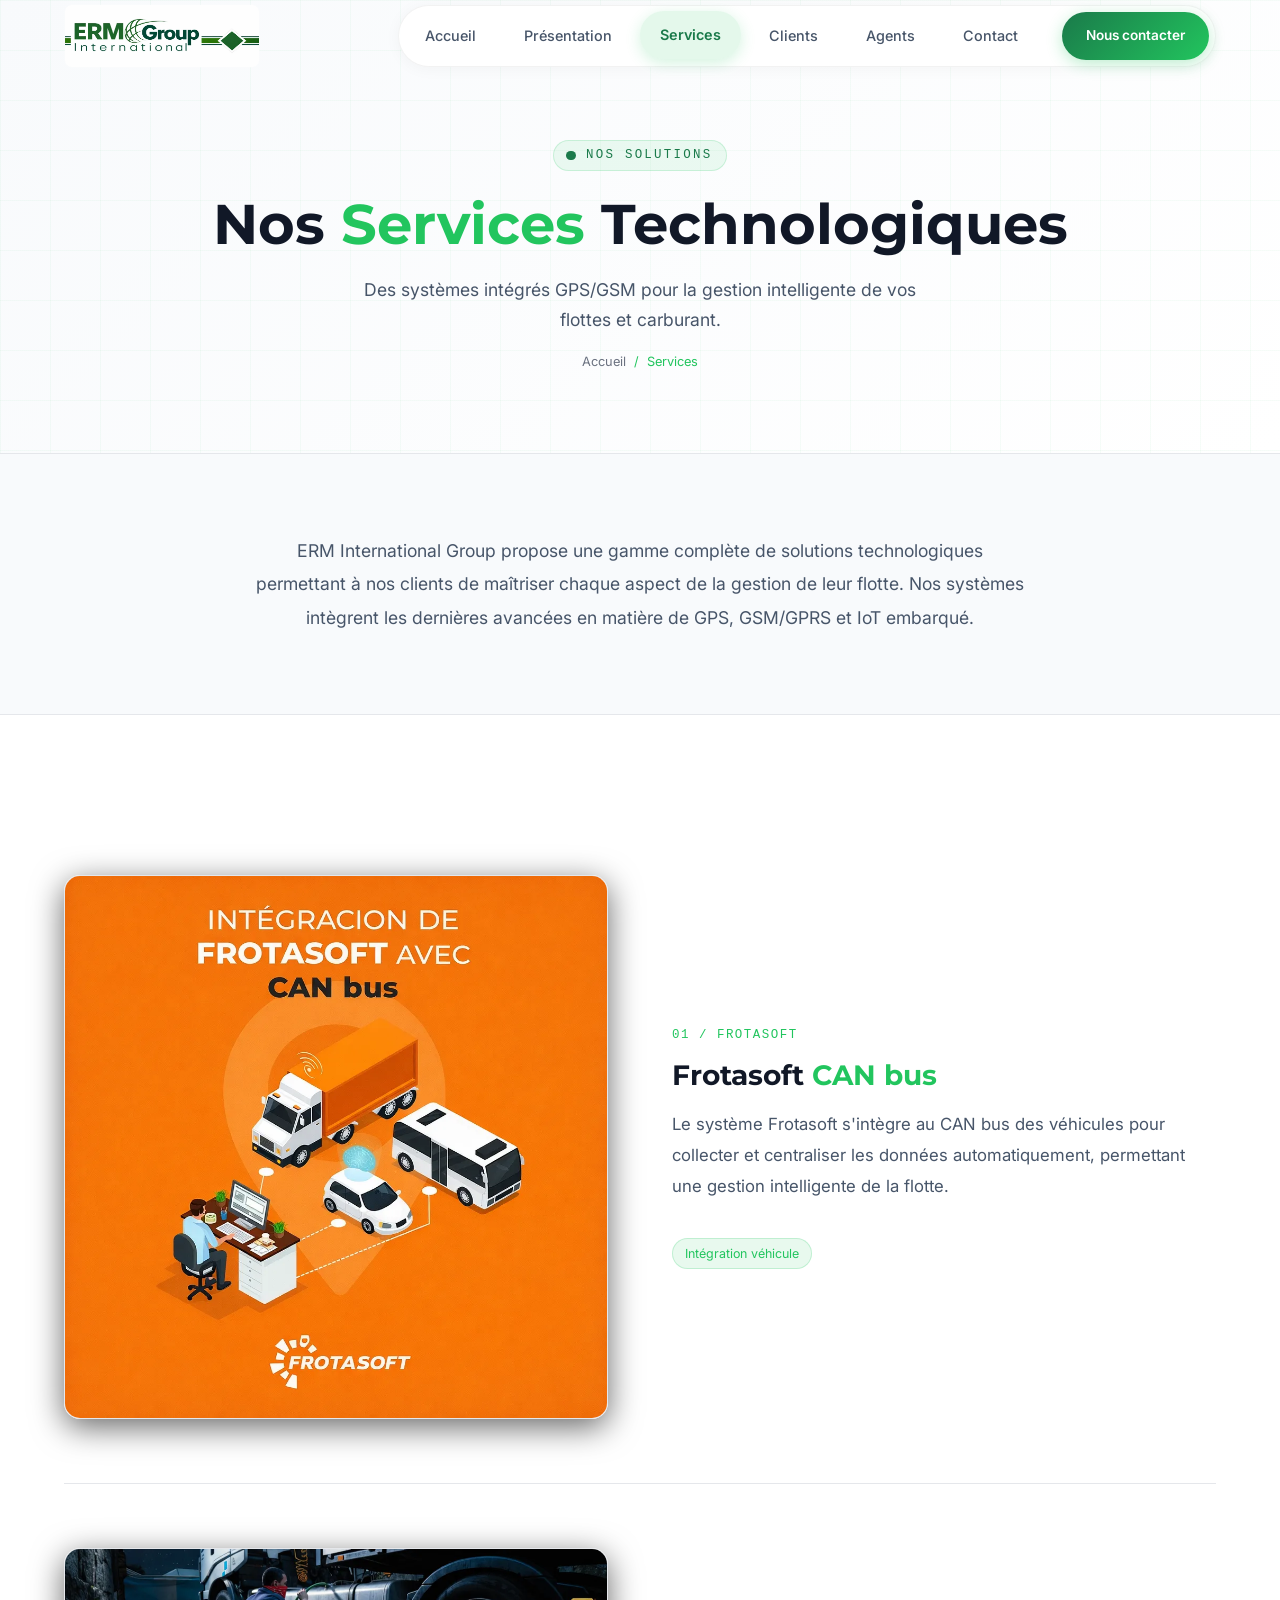
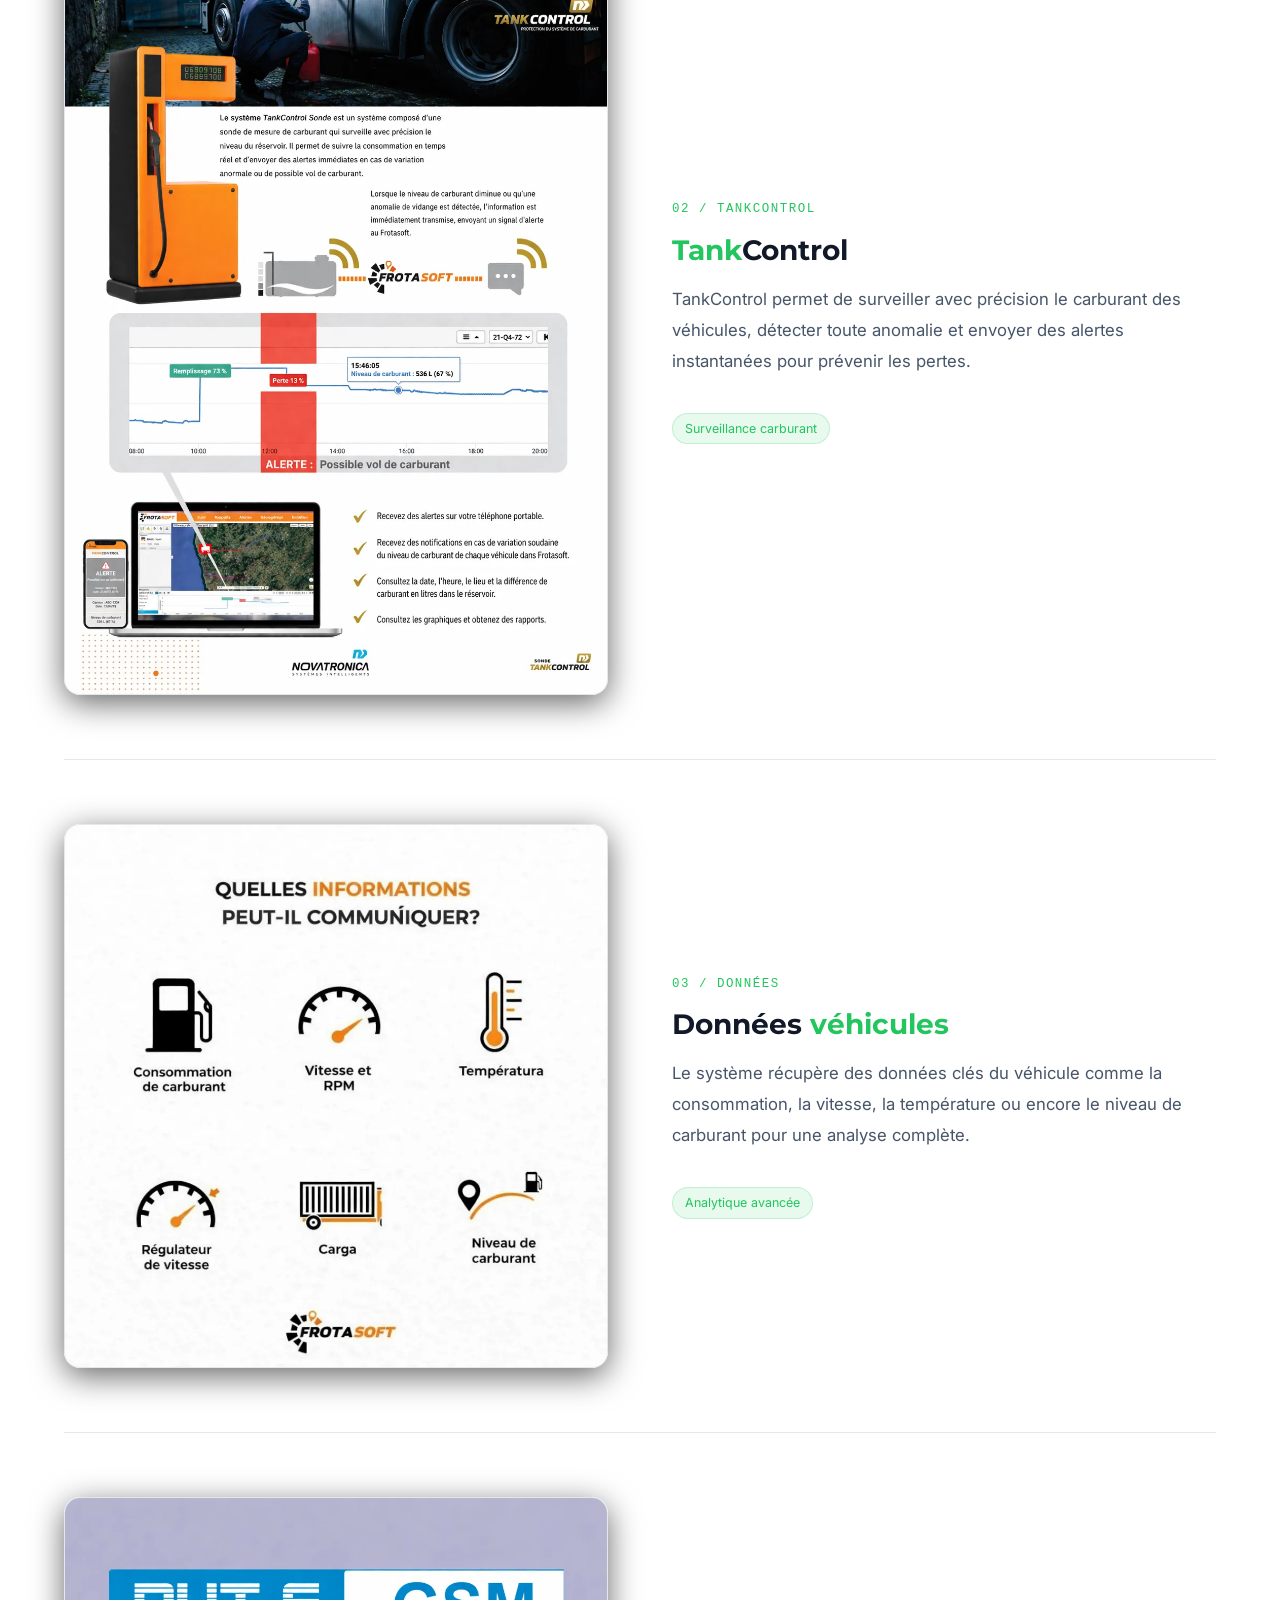
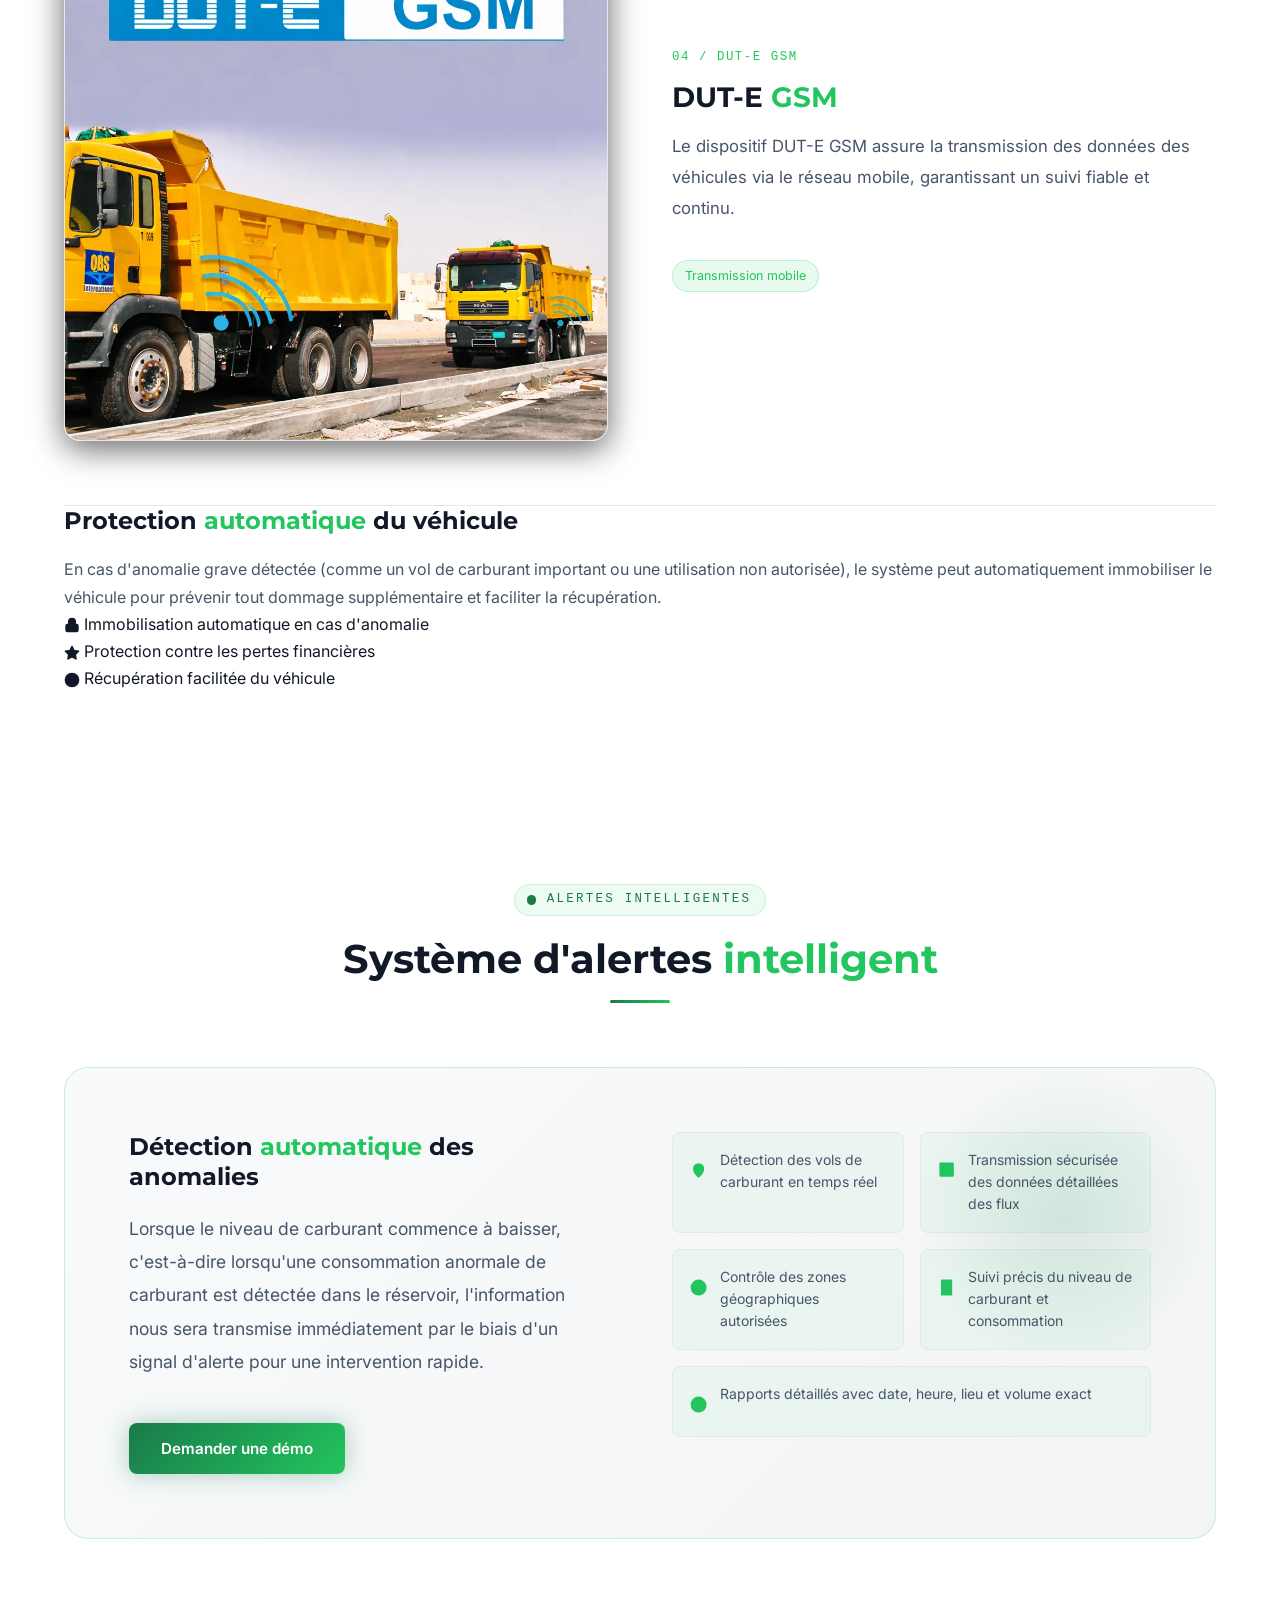
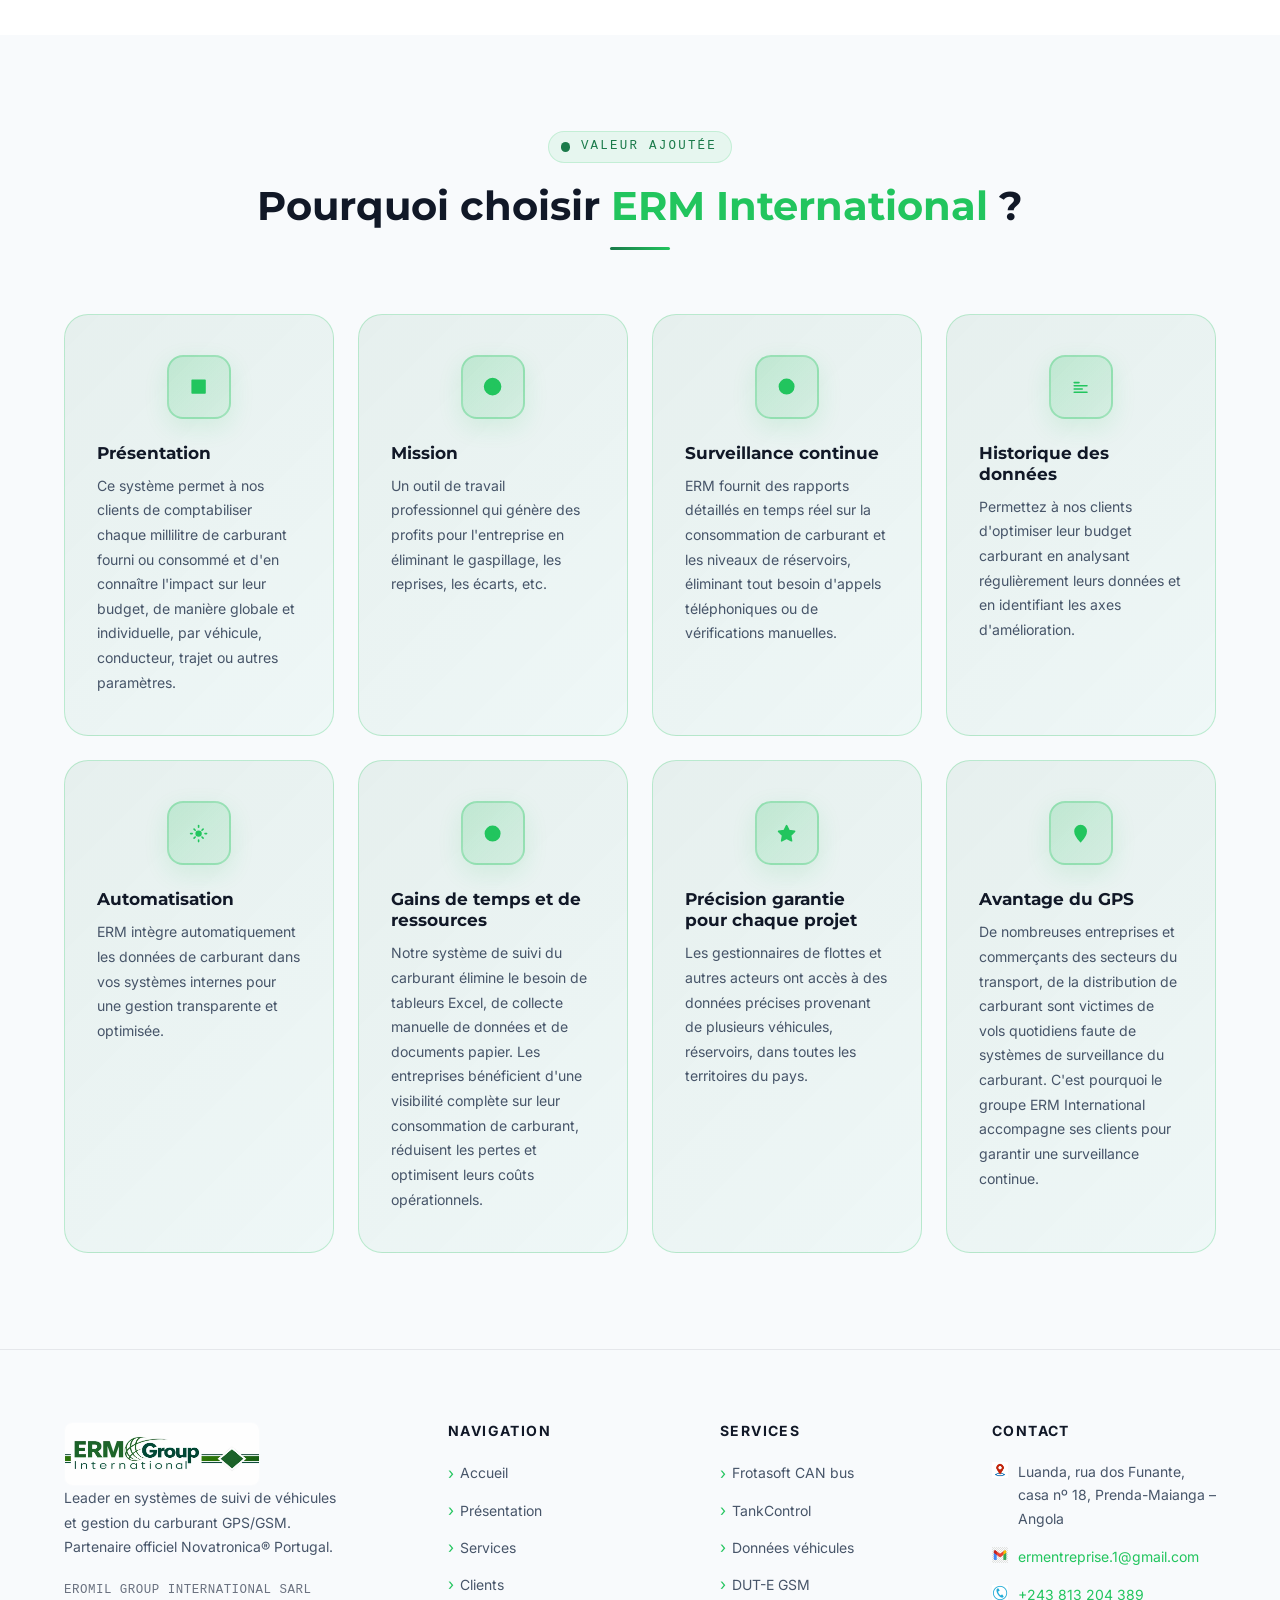
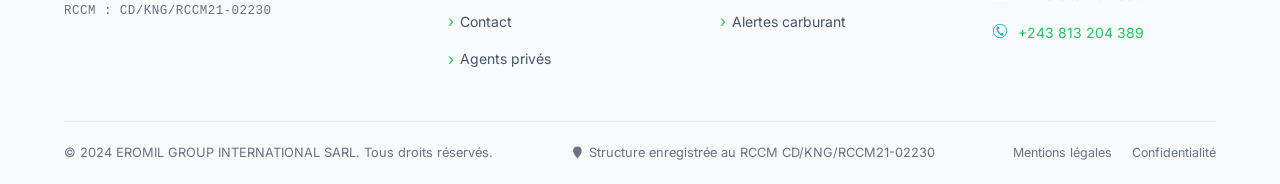
<file: services.html>
<!DOCTYPE html>
<html lang="fr">
<head>
  <meta charset="UTF-8">
  <meta name="viewport" content="width=device-width, initial-scale=1.0">
  <meta name="description" content="Services ERM International Group – Frotasoft CAN bus, TankControl, Données véhicules, DUT-E GSM et alertes carburant FrotaSoft.">
  <title>Services – ERM International Group</title>
  <link rel="stylesheet" href="css/style.css">
</head>
<body>

  <!-- ════════════════════════════════════════════════════════
       HEADER
  ════════════════════════════════════════════════════════════ -->
  <header id="header">
    <div class="container header-inner">
      <a href="index.html" class="logo">
        <img src="images/logo.webp" alt="ERM International Group Logo">
      </a>
      <nav class="nav">
        <a href="index.html">Accueil</a>
        <a href="about.html">Présentation</a>
        <a href="services.html" class="active">Services</a>
        <a href="clients.html">Clients</a>
        <a href="agents.html">Agents</a>
        <a href="contact.html">Contact</a>
        <a href="contact.html" class="nav-cta">Nous contacter</a>
      </nav>
      <button class="hamburger" aria-label="Menu">
        <span></span><span></span><span></span>
      </button>
    </div>
  </header>

  <!-- Page Hero -->
  <section class="page-hero">
    <div class="container">
      <span class="section-label animate-slide-top">Nos solutions</span>
      <h1 class="animate-slide-bottom delay-200">Nos <span class="green">Services</span> Technologiques</h1>
      <p class="animate-fade-stagger delay-400">Des systèmes intégrés GPS/GSM pour la gestion intelligente de vos flottes et carburant.</p>
      <nav class="breadcrumb animate-fade-stagger delay-600">
        <a href="index.html">Accueil</a>
        <span>/</span>
        <span>Services</span>
      </nav>
    </div>
  </section>

  <!-- Intro services -->
  <section class="services-page-intro scroll-reveal">
    <div class="container">
      <div style="max-width:780px; margin:0 auto; text-align:center;">
        <p style="font-size:1.1rem; line-height:1.9; color:var(--text-secondary);" class="scroll-reveal delay-200">
          ERM International Group propose une gamme complète de solutions technologiques permettant
          à nos clients de maîtriser chaque aspect de la gestion de leur flotte. Nos systèmes intègrent
          les dernières avancées en matière de GPS, GSM/GPRS et IoT embarqué.
        </p>
      </div>
    </div>
  </section>

  <!-- ════════════════════════════════════════════════════════
       SERVICES – 4 IMAGES ZIG-ZAG
  ════════════════════════════════════════════════════════════ -->
  <section class="services-section section">
    <div class="container">

      <!-- SERVICE 1 – image gauche, texte droite -->
      <div class="service-item">
        <div class="service-img-wrap">
          <img src="images/imgscetion2.webp" alt="Frotasoft CAN bus">
        </div>
        <div class="service-content">
          <div class="service-num">01 / Frotasoft</div>
          <h3>Frotasoft <span class="green">CAN bus</span></h3>
          <p>
            Le système Frotasoft s'intègre au CAN bus des véhicules pour collecter et
            centraliser les données automatiquement, permettant une gestion intelligente
            de la flotte.
          </p>
          <span class="service-tag">Intégration véhicule</span>
        </div>
      </div>

      <!-- SERVICE 2 – image droite, texte gauche -->
      <div class="service-item reverse">
        <div class="service-content">
          <div class="service-num">02 / TankControl</div>
          <h3><span class="green">Tank</span>Control</h3>
          <p>
            TankControl permet de surveiller avec précision le carburant des véhicules,
            détecter toute anomalie et envoyer des alertes instantanées pour prévenir
            les pertes.
          </p>
          <span class="service-tag">Surveillance carburant</span>
        </div>
        <div class="service-img-wrap">
          <img src="images/imgscetion1.webp" alt="TankControl – Surveillance carburant">
        </div>
      </div>

      <!-- SERVICE 3 – image gauche, texte droite -->
      <div class="service-item">
        <div class="service-img-wrap">
          <img src="images/imgscetion4.webp" alt="Données véhicules">
        </div>
        <div class="service-content">
          <div class="service-num">03 / Données</div>
          <h3>Données <span class="green">véhicules</span></h3>
          <p>
            Le système récupère des données clés du véhicule comme la consommation,
            la vitesse, la température ou encore le niveau de carburant pour une
            analyse complète.
          </p>
          <span class="service-tag">Analytique avancée</span>
        </div>
      </div>

      <!-- SERVICE 4 – image droite, texte gauche -->
      <div class="service-item reverse">
        <div class="service-content">
          <div class="service-num">04 / DUT-E GSM</div>
          <h3>DUT-E <span class="green">GSM</span></h3>
          <p>
            Le dispositif DUT-E GSM assure la transmission des données des véhicules
            via le réseau mobile, garantissant un suivi fiable et continu.
          </p>
          <span class="service-tag">Transmission mobile</span>
        </div>
        <div class="service-img-wrap">
          <img src="images/imgscetion3.webp" alt="DUT-E GSM">
        </div>
      </div>

      <!-- PROTECTION AUTOMATIQUE CONTRE LES ANOMALIES -->
      <div class="frota-protection">
        <div class="protection-header">
          <h3 style="margin-bottom:20px; font-size:1.5rem;">
            Protection <span class="green">automatique</span> du véhicule
          </h3>
          <p class="protection-desc">
            En cas d'anomalie grave détectée (comme un vol de carburant important ou une
            utilisation non autorisée), le système peut automatiquement immobiliser le
            véhicule pour prévenir tout dommage supplémentaire et faciliter la récupération.
          </p>
        </div>

        <div class="protection-features">
          <div class="protection-feat">
            <span class="protection-feat-icon">
              <svg class="svg-icon" viewBox="0 0 24 24" fill="none" stroke="currentColor" stroke-width="2" stroke-linecap="round" stroke-linejoin="round">
                <rect x="3" y="11" width="18" height="11" rx="2" ry="2"></rect>
                <circle cx="12" cy="16" r="1"></circle>
                <path d="M7 11V7a5 5 0 0 1 10 0v4"></path>
              </svg>
            </span>
            <span class="protection-feat-text">Immobilisation automatique en cas d'anomalie</span>
          </div>
          <div class="protection-feat">
            <span class="protection-feat-icon">
              <svg class="svg-icon" viewBox="0 0 24 24" fill="none" stroke="currentColor" stroke-width="2" stroke-linecap="round" stroke-linejoin="round">
                <path d="M12 2l3.09 6.26L22 9.27l-5 4.87 1.18 6.88L12 17.77l-6.18 3.25L7 14.14 2 9.27l6.91-1.01L12 2z"></path>
              </svg>
            </span>
            <span class="protection-feat-text">Protection contre les pertes financières</span>
          </div>
          <div class="protection-feat">
            <span class="protection-feat-icon">
              <svg class="svg-icon" viewBox="0 0 24 24" fill="none" stroke="currentColor" stroke-width="2" stroke-linecap="round" stroke-linejoin="round">
                <circle cx="12" cy="12" r="10"></circle>
                <polygon points="10,8 16,12 10,16 10,8"></polygon>
              </svg>
            </span>
            <span class="protection-feat-text">Récupération facilitée du véhicule</span>
          </div>
        </div>
      </div>

    </div>
  </section>

  <!-- ════════════════════════════════════════════════════════
       SECTION ALERTES CARBURANT – SYSTÈME D'ALERTES
  ════════════════════════════════════════════════════════════ -->
  <section class="frota-section section">
    <div class="container">
      <div class="section-header">
        <span class="section-label">Alertes intelligentes</span>
        <h2>Système d'alertes <span class="green">intelligent</span></h2>
        <div class="divider"></div>
      </div>

      <div class="frota-inner">
        <div class="frota-grid">

          <div>
            <h3 style="margin-bottom:20px; font-size:1.5rem;">
              Détection <span class="green">automatique</span> des anomalies
            </h3>
            <p class="frota-desc">
              Lorsque le niveau de carburant commence à baisser, c'est-à-dire lorsqu'une
              consommation anormale de carburant est détectée dans le réservoir, l'information
              nous sera transmise immédiatement par le biais d'un signal d'alerte pour
              une intervention rapide.
            </p>
            <a href="contact.html" class="btn btn-primary" style="margin-top:28px;">
              Demander une démo
            </a>
          </div>

          <div>
            <div class="frota-features">
              <div class="frota-feat">
                <span class="frota-feat-icon">
                  <svg class="svg-icon" viewBox="0 0 24 24" fill="none" stroke="currentColor" stroke-width="2" stroke-linecap="round" stroke-linejoin="round">
                    <path d="M12 21s-6-4.35-6-10a6 6 0 0 1 12 0c0 5.65-6 10-6 10z" />
                    <circle cx="12" cy="11" r="2" />
                  </svg>
                </span>
                <span class="frota-feat-text">Détection des vols de carburant en temps réel</span>
              </div>
              <div class="frota-feat">
                <span class="frota-feat-icon">
                  <svg class="svg-icon" viewBox="0 0 24 24" fill="none" stroke="currentColor" stroke-width="2" stroke-linecap="round" stroke-linejoin="round">
                    <path d="M4 4h16v16H4V4z" />
                    <path d="M8 7h8" />
                    <path d="M8 17h8" />
                    <path d="M12 7v10" />
                  </svg>
                </span>
                <span class="frota-feat-text">Transmission sécurisée des données détaillées des flux</span>
              </div>
              <div class="frota-feat">
                <span class="frota-feat-icon">
                  <svg class="svg-icon" viewBox="0 0 24 24" fill="none" stroke="currentColor" stroke-width="2" stroke-linecap="round" stroke-linejoin="round">
                    <path d="M12 8v5l3 3" />
                    <circle cx="12" cy="12" r="9" />
                  </svg>
                </span>
                <span class="frota-feat-text">Contrôle des zones géographiques autorisées</span>
              </div>
              <div class="frota-feat">
                <span class="frota-feat-icon">
                  <svg class="svg-icon" viewBox="0 0 24 24" fill="none" stroke="currentColor" stroke-width="2" stroke-linecap="round" stroke-linejoin="round">
                    <path d="M6 3h12v18H6V3z" />
                    <path d="M9 7h6" />
                    <path d="M9 11h6" />
                    <path d="M9 15h4" />
                  </svg>
                </span>
                <span class="frota-feat-text">Suivi précis du niveau de carburant et consommation</span>
              </div>
              <div class="frota-feat" style="grid-column:1/-1;">
                <span class="frota-feat-icon">
                  <svg class="svg-icon" viewBox="0 0 24 24" fill="none" stroke="currentColor" stroke-width="2" stroke-linecap="round" stroke-linejoin="round">
                    <circle cx="12" cy="12" r="9" />
                    <path d="M12 7v5l3 3" />
                  </svg>
                </span>
                <span class="frota-feat-text">Rapports détaillés avec date, heure, lieu et volume exact</span>
              </div>
            </div>
          </div>

        </div>
      </div>
    </div>
  </section>

  <!-- ════════════════════════════════════════════════════════
       AVANTAGES / VALEUR – 8 CARDS
  ════════════════════════════════════════════════════════════ -->
  <section class="advantages-section section">
    <div class="container">
      <div class="section-header">
        <span class="section-label">Valeur ajoutée</span>
        <h2>Pourquoi choisir <span class="green">ERM International</span> ?</h2>
        <div class="divider"></div>
      </div>

      <div class="advantages-grid">

        <div class="adv-card">
          <div class="adv-icon">
            <svg class="svg-icon" viewBox="0 0 24 24" fill="none" stroke="currentColor" stroke-width="2" stroke-linecap="round" stroke-linejoin="round">
              <path d="M4 4h16v16H4V4z" />
              <path d="M8 8h8" />
              <path d="M8 12h8" />
              <path d="M8 16h5" />
            </svg>
          </div>
          <h4>Présentation</h4>
          <p>Ce système permet à nos clients de comptabiliser chaque millilitre de carburant fourni ou consommé et d'en connaître l'impact sur leur budget, de manière globale et individuelle, par véhicule, conducteur, trajet ou autres paramètres.</p>
        </div>

        <div class="adv-card">
          <div class="adv-icon">
            <svg class="svg-icon" viewBox="0 0 24 24" fill="none" stroke="currentColor" stroke-width="2" stroke-linecap="round" stroke-linejoin="round">
              <path d="M12 2a10 10 0 1 0 0 20 10 10 0 0 0 0-20z" />
              <path d="M8 12l2 2 4-4" />
            </svg>
          </div>
          <h4>Mission</h4>
          <p>Un outil de travail professionnel qui génère des profits pour l'entreprise en éliminant le gaspillage, les reprises, les écarts, etc.</p>
        </div>

        <div class="adv-card">
          <div class="adv-icon">
            <svg class="svg-icon" viewBox="0 0 24 24" fill="none" stroke="currentColor" stroke-width="2" stroke-linecap="round" stroke-linejoin="round">
              <path d="M12 8v5l3 3" />
              <circle cx="12" cy="12" r="9" />
            </svg>
          </div>
          <h4>Surveillance continue</h4>
          <p>ERM fournit des rapports détaillés en temps réel sur la consommation de carburant et les niveaux de réservoirs, éliminant tout besoin d'appels téléphoniques ou de vérifications manuelles.</p>
        </div>

        <div class="adv-card">
          <div class="adv-icon">
            <svg class="svg-icon" viewBox="0 0 24 24" fill="none" stroke="currentColor" stroke-width="2" stroke-linecap="round" stroke-linejoin="round">
              <path d="M4 19h16" />
              <path d="M4 15h10" />
              <path d="M4 11h16" />
              <path d="M4 7h6" />
            </svg>
          </div>
          <h4>Historique des données</h4>
          <p>Permettez à nos clients d'optimiser leur budget carburant en analysant régulièrement leurs données et en identifiant les axes d'amélioration.</p>
        </div>

        <div class="adv-card">
          <div class="adv-icon">
            <svg class="svg-icon" viewBox="0 0 24 24" fill="none" stroke="currentColor" stroke-width="2" stroke-linecap="round" stroke-linejoin="round">
              <path d="M12 4V2" />
              <path d="M12 22v-2" />
              <path d="M4 12H2" />
              <path d="M22 12h-2" />
              <path d="M16.24 7.76l1.42-1.42" />
              <path d="M6.34 17.66l1.42-1.42" />
              <path d="M7.76 7.76l-1.42-1.42" />
              <path d="M17.66 17.66l-1.42-1.42" />
              <circle cx="12" cy="12" r="3" />
            </svg>
          </div>
          <h4>Automatisation</h4>
          <p>ERM intègre automatiquement les données de carburant dans vos systèmes internes pour une gestion transparente et optimisée.</p>
        </div>

        <div class="adv-card">
          <div class="adv-icon">
            <svg class="svg-icon" viewBox="0 0 24 24" fill="none" stroke="currentColor" stroke-width="2" stroke-linecap="round" stroke-linejoin="round">
              <circle cx="12" cy="12" r="9" />
              <path d="M12 7v5l2 2" />
            </svg>
          </div>
          <h4>Gains de temps et de ressources</h4>
          <p>Notre système de suivi du carburant élimine le besoin de tableurs Excel, de collecte manuelle de données et de documents papier. Les entreprises bénéficient d'une visibilité complète sur leur consommation de carburant, réduisent les pertes et optimisent leurs coûts opérationnels.</p>
        </div>

        <div class="adv-card">
          <div class="adv-icon">
            <svg class="svg-icon" viewBox="0 0 24 24" fill="none" stroke="currentColor" stroke-width="2" stroke-linecap="round" stroke-linejoin="round">
              <path d="M12 2l3.09 6.26L22 9.27l-5 4.87 1.18 6.88L12 17.77l-6.18 3.25L7 14.14 2 9.27l6.91-1.01L12 2z" />
            </svg>
          </div>
          <h4>Précision garantie pour chaque projet</h4>
          <p>Les gestionnaires de flottes et autres acteurs ont accès à des données précises provenant de plusieurs véhicules, réservoirs, dans toutes les territoires du pays.</p>
        </div>

        <div class="adv-card">
          <div class="adv-icon">
            <svg class="svg-icon" viewBox="0 0 24 24" fill="none" stroke="currentColor" stroke-width="2" stroke-linecap="round" stroke-linejoin="round">
              <path d="M12 2C8 2 5 5 5 9c0 5.25 7 13 7 13s7-7.75 7-13c0-4-3-7-7-7z" />
              <circle cx="12" cy="9" r="2.5" />
            </svg>
          </div>
          <h4>Avantage du GPS</h4>
          <p>De nombreuses entreprises et commerçants des secteurs du transport, de la distribution de carburant sont victimes de vols quotidiens faute de systèmes de surveillance du carburant. C'est pourquoi le groupe ERM International accompagne ses clients pour garantir une surveillance continue.</p>
        </div>

      </div>
    </div>
  </section>

  <!-- Footer -->
  <footer id="footer">
    <div class="container">
      <div class="footer-top">
        <div class="footer-brand">
          <a href="index.html" class="logo">
            <img src="images/logo.webp" alt="ERM International Group">
          </a>
          <p>Leader en systèmes de suivi de véhicules et gestion du carburant GPS/GSM. Partenaire officiel Novatronica® Portugal.</p>
          <div class="footer-rccm">EROMIL GROUP INTERNATIONAL SARL<br>RCCM : CD/KNG/RCCM21-02230</div>
        </div>
        <div class="footer-col">
          <h4>Navigation</h4>
          <ul>
            <li><a href="index.html">Accueil</a></li>
            <li><a href="about.html">Présentation</a></li>
            <li><a href="services.html">Services</a></li>
            <li><a href="clients.html">Clients</a></li>
            <li><a href="contact.html">Contact</a></li>
            <li><a href="agents.html">Agents privés</a></li>
          </ul>
        </div>
        <div class="footer-col">
          <h4>Services</h4>
          <ul>
            <li><a href="services.html">Frotasoft CAN bus</a></li>
            <li><a href="services.html">TankControl</a></li>
            <li><a href="services.html">Données véhicules</a></li>
            <li><a href="services.html">DUT-E GSM</a></li>
            <li><a href="services.html">Alertes carburant</a></li>
          </ul>
        </div>
        <div class="footer-col">
          <h4>Contact</h4>
          <div class="footer-contact-item">
            <span class="fc-icon">
              <img src="images/local.webp" alt="Localisation" style="width: 16px; height: 16px;">
            </span>
            <span>Luanda, rua dos Funante, casa nº 18, Prenda-Maianga – Angola</span>
          </div>
          <div class="footer-contact-item">
            <span class="fc-icon">
              <img src="images/mail.webp" alt="Email" style="width: 16px; height: 16px;">
            </span>
            <a href="mailto:ermentreprise.1@gmail.com">ermentreprise.1@gmail.com</a>
          </div>
          <div class="footer-contact-item">
            <span class="fc-icon">
              <img src="images/tel.webp" alt="Téléphone" style="width: 16px; height: 16px;">
            </span>
            <a href="tel:+243813204389">+243 813 204 389</a>
          </div>
          <div class="footer-contact-item">
            <span class="fc-icon">
              <img src="images/tel.webp" alt="Téléphone secondaire" style="width: 16px; height: 16px;">
            </span>
            <a href="tel:+243813204389">+243 813 204 389</a>
          </div>
        </div>
      </div>
      <div class="footer-bottom">
        <p>&copy; 2024 EROMIL GROUP INTERNATIONAL SARL. Tous droits réservés.</p>
        <div class="footer-address">
          <svg class="svg-icon" viewBox="0 0 24 24" fill="none" stroke="currentColor" stroke-width="2" stroke-linecap="round" stroke-linejoin="round">
            <path d="M12 2C8 2 5 5 5 9c0 5.25 7 13 7 13s7-7.75 7-13c0-4-3-7-7-7z" />
            <circle cx="12" cy="9" r="2.5" />
          </svg>
          <span>Structure enregistrée au RCCM CD/KNG/RCCM21-02230</span>
        </div>
        <div class="footer-legal">
          <a href="#">Mentions légales</a>
          <a href="#">Confidentialité</a>
        </div>
      </div>
    </div>
  </footer>

  <script src="js/main.js"></script>
</body>
</html>
</file>
<file: css/style.css>
/* ============================================================
   ERM International Group – Style Global
   Design : Vintage Moderne, Élégant, High-Tech, Premium
   Palette : Vert (#1a7a4a, #22c55e), Sombre (#0d1117, #161b22)
   ============================================================ */

/* ── Google Fonts ────────────────────────────────────────────── */
@import url('https://fonts.googleapis.com/css2?family=Inter:wght@400;500;600;700&family=Montserrat:wght@400;500;600;700;800&display=swap');

/* ── Variables ─────────────────────────────────────────────── */
:root {
  --green-primary:   #1a7a4a;
  --green-light:     #22c55e;
  --green-glow:      #16a34a;
  --green-pale:      #dcfce7;
  --dark-bg:         #ffffff;
  --dark-card:       #f8fafc;
  --dark-border:     #e5e7eb;
  --dark-surface:    #f3f4f6;
  --text-primary:    #111827;
  --text-secondary:  #475569;
  --text-muted:      #6b7280;
  --white:           #ffffff;
  --gold:            #d4a853;

  --font-heading: 'Montserrat', 'Georgia', serif;
  --font-body:    'Inter', 'Segoe UI', 'Helvetica Neue', sans-serif;
  --font-mono:    'Courier New', monospace;

  --radius-sm:  4px;
  --radius-md:  8px;
  --radius-lg:  16px;
  --radius-xl:  24px;

  --shadow-sm:  0 1px 3px rgba(0,0,0,.4);
  --shadow-md:  0 4px 16px rgba(0,0,0,.5);
  --shadow-lg:  0 8px 32px rgba(0,0,0,.6);
  --shadow-glow: 0 0 24px rgba(26,122,74,.35);

  --transition: .3s ease;
  --header-h:   72px;
}

/* ── Reset ──────────────────────────────────────────────────── */
*, *::before, *::after { box-sizing: border-box; margin: 0; padding: 0; }
html { scroll-behavior: smooth; font-size: 16px; }
body {
  font-family: var(--font-body);
  background: var(--dark-bg);
  color: var(--text-primary);
  line-height: 1.7;
  overflow-x: hidden;
}
img { max-width: 100%; height: auto; display: block; }
.svg-icon { display: inline-block; width: 1em; height: 1em; fill: currentColor; vertical-align: middle; }
.svg-icon svg { width: 100%; height: 100%; display: block; }
a  { color: var(--green-light); text-decoration: none; transition: color var(--transition); }
a:hover { color: var(--green-primary); }
ul { list-style: none; }
button, input, select, textarea { font-family: inherit; }

/* ── Typography ─────────────────────────────────────────────── */
h1, h2, h3, h4, h5, h6 {
  font-family: var(--font-heading);
  font-weight: 700;
  line-height: 1.25;
  color: var(--text-primary);
}
h1 { font-size: clamp(2rem, 5vw, 3.5rem); }
h2 { font-size: clamp(1.5rem, 3.5vw, 2.5rem); }
h3 { font-size: clamp(1.15rem, 2.5vw, 1.75rem); }
h4 { font-size: 1.2rem; }
p  { color: var(--text-secondary); font-size: 1rem; margin-bottom: 1rem; }
p:last-child { margin-bottom: 0; }

/* ── Utilities ──────────────────────────────────────────────── */
.container {
  max-width: 1200px;
  margin: 0 auto;
  padding: 0 24px;
}
.section { padding: 96px 0; }
.section-sm { padding: 64px 0; }

.section-label {
  display: inline-flex;
  align-items: center;
  gap: 0.65rem;
  font-family: var(--font-mono);
  font-size: .78rem;
  letter-spacing: .18em;
  text-transform: uppercase;
  color: var(--green-primary);
  background: rgba(34,197,94,.08);
  border: 1px solid rgba(34,197,94,.18);
  padding: 4px 14px 4px 12px;
  border-radius: 20px;
  margin-bottom: 18px;
}
.section-label::before {
  content: '';
  width: 0.6rem;
  height: 0.6rem;
  border-radius: 6px;
  background: var(--green-primary);
}
.section-title {
  margin-bottom: 16px;
}
.section-intro {
  font-size: 1.1rem;
  max-width: 680px;
  color: var(--text-secondary);
}
.section-header { text-align: center; margin-bottom: 64px; }
.section-header .section-intro { margin: 16px auto 0; }

.green { color: var(--green-light); }
.gold  { color: var(--gold); }

.text-center { text-align: center; }

/* ── Divider ────────────────────────────────────────────────── */
.divider {
  width: 60px;
  height: 3px;
  background: linear-gradient(90deg, var(--green-primary), var(--green-light));
  border-radius: 2px;
  margin: 16px auto 0;
}
.divider-left { margin: 16px 0 0; }

/* ── Buttons ────────────────────────────────────────────────── */
.btn {
  display: inline-flex;
  align-items: center;
  gap: 8px;
  padding: 13px 32px;
  border-radius: var(--radius-md);
  font-size: .95rem;
  font-weight: 600;
  cursor: pointer;
  transition: all var(--transition);
  border: none;
  white-space: nowrap;
}
.btn-primary {
  background: linear-gradient(135deg, var(--green-primary), var(--green-light));
  color: var(--white);
  box-shadow: var(--shadow-glow);
}
.btn-primary:hover {
  transform: translateY(-2px);
  box-shadow: 0 0 36px rgba(34,197,94,.5);
  color: var(--white);
}
.btn-outline {
  background: transparent;
  color: var(--text-primary);
  border: 1.5px solid var(--dark-border);
}
.btn-outline:hover {
  border-color: var(--green-light);
  color: var(--green-light);
  transform: translateY(-2px);
}
.btn-ghost {
  background: rgba(34,197,94,.08);
  color: var(--green-light);
  border: 1px solid rgba(34,197,94,.2);
}
.btn-ghost:hover {
  background: rgba(34,197,94,.18);
  transform: translateY(-2px);
}
.btn-sm { padding: 9px 22px; font-size: .875rem; }

/* ── Header / Navigation ────────────────────────────────────── */
#header {
  position: absolute;
  top: 0; left: 0; right: 0;
  z-index: 1000;
  height: var(--header-h);
  background: transparent;
  backdrop-filter: none;
  -webkit-backdrop-filter: none;
  border-bottom: none;
  transition: background var(--transition), box-shadow var(--transition);
}
.hero-header {
  background: rgba(255,255,255,.08);
  backdrop-filter: blur(20px);
  -webkit-backdrop-filter: blur(20px);
  border-bottom: 1px solid rgba(255,255,255,.1);
}
.home-header {
  background: #ffffff;
  backdrop-filter: none;
  -webkit-backdrop-filter: none;
  border-bottom: 1px solid rgba(0,0,0,.1);
}
.hero-header.scrolled {
  background: rgba(255,255,255,.95);
  backdrop-filter: blur(20px);
  -webkit-backdrop-filter: blur(20px);
  border-bottom: 1px solid rgba(255,255,255,.2);
  box-shadow: 0 2px 16px rgba(15,23,42,.08);
}
.header-inner {
  display: flex;
  align-items: center;
  justify-content: space-between;
  height: var(--header-h);
}
.logo {
  display: flex;
  align-items: center;
  gap: 12px;
  text-decoration: none;
}
.logo img {
  height: 64px;
  width: auto;
  object-fit: contain;
  border-radius: 8px;
  border: 1px solid rgba(255,255,255,.2);
}
@media (max-width: 768px) {
  .container {
    padding: 0 24px;
  }

  .logo img {
    height: 52px;
    border-radius: 6px;
  }

  .nav {
    background: rgba(255,255,255,.95);
    backdrop-filter: blur(20px);
    border: 1px solid rgba(0,0,0,.1);
    border-radius: 25px;
    padding: 4px;
    gap: 2px;
  }

  .nav a {
    padding: 10px 16px;
    font-size: .8rem;
  }

  .nav a:hover {
    transform: translateY(-1px) scale(1.01);
    box-shadow: 0 4px 15px rgba(34,197,94,.12);
  }

  .nav-cta {
    margin-left: 8px !important;
    padding: 10px 20px !important;
    font-size: .8rem !important;
  }

  .nav-cta:hover {
    transform: translateY(-2px) scale(1.03);
    box-shadow: 0 8px 25px rgba(34,197,94,.35);
  }

  .hero-inner {
    grid-template-columns: 1fr;
    gap: 48px;
    padding: calc(var(--header-h) + 40px) 0 60px 0;
  }

  .hero-content,
  .hero-visual {
    padding: 0 12px;
  }

  .hero-features {
    flex-direction: column;
    gap: 16px;
  }

  .feature-item {
    padding: 16px 20px;
  }

  .hero-dashboard {
    max-width: 100%;
    padding: 20px;
  }

  .dashboard-stats {
    grid-template-columns: repeat(2, 1fr);
    gap: 12px;
  }

  .floating-card.card-1,
  .floating-card.card-2 {
    display: none;
  }
}
.nav {
  display: flex;
  align-items: center;
  gap: 8px;
  background: rgba(255,255,255,.9);
  backdrop-filter: blur(10px);
  border: 1px solid rgba(0,0,0,.05);
  border-radius: 50px;
  padding: 6px;
  box-shadow: 0 2px 16px rgba(0,0,0,.04);
  transition: all 0.3s cubic-bezier(0.4, 0, 0.2, 1);
}
.nav:hover {
  box-shadow: 0 8px 32px rgba(34,197,94,.1);
  border-color: rgba(34,197,94,.1);
  transform: translateY(-1px);
}
.nav a {
  font-size: .9rem;
  font-weight: 500;
  color: var(--text-secondary);
  padding: 12px 20px;
  border-radius: 25px;
  transition: all 0.3s cubic-bezier(0.4, 0, 0.2, 1);
  position: relative;
  text-decoration: none;
  overflow: hidden;
}
.nav a::before {
  content: '';
  position: absolute;
  top: 0;
  left: -100%;
  width: 100%;
  height: 100%;
  background: linear-gradient(90deg, transparent, rgba(34,197,94,.1), transparent);
  transition: left 0.5s ease;
}
.nav a:hover::before {
  left: 100%;
}
.nav a:hover {
  color: var(--green-primary);
  background: rgba(34,197,94,.08);
  transform: translateY(-2px) scale(1.02);
  box-shadow: 0 8px 25px rgba(34,197,94,.15);
}
.nav a.active {
  color: var(--green-primary);
  background: rgba(34,197,94,.12);
  font-weight: 600;
  box-shadow: 0 4px 15px rgba(34,197,94,.2);
  transform: translateY(-1px);
}
.nav-cta {
  margin-left: 16px;
  padding: 12px 24px !important;
  background: linear-gradient(135deg, var(--green-primary), var(--green-light)) !important;
  color: var(--white) !important;
  border-radius: 25px !important;
  font-weight: 600 !important;
  font-size: .85rem !important;
  box-shadow: 0 4px 16px rgba(34,197,94,.3);
  border: none !important;
  text-decoration: none;
  transition: all 0.3s cubic-bezier(0.4, 0, 0.2, 1);
  position: relative;
  overflow: hidden;
}
.nav-cta::before {
  content: '';
  position: absolute;
  top: 0;
  left: -100%;
  width: 100%;
  height: 100%;
  background: linear-gradient(90deg, transparent, rgba(255,255,255,.2), transparent);
  transition: left 0.6s ease;
}
.nav-cta:hover::before {
  left: 100%;
}
.nav-cta:hover {
  transform: translateY(-3px) scale(1.05);
  box-shadow: 0 12px 30px rgba(34,197,94,.4), 0 0 20px rgba(34,197,94,.2);
  background: linear-gradient(135deg, var(--green-light), var(--green-primary)) !important;
}
.hamburger {
  display: none;
  flex-direction: column;
  gap: 5px;
  cursor: pointer;
  padding: 8px;
  background: none;
  border: none;
}
.hamburger span {
  display: block;
  width: 24px;
  height: 2px;
  background: var(--text-primary);
  border-radius: 2px;
  transition: all var(--transition);
}
.hamburger.open span:nth-child(1) { transform: rotate(45deg) translate(5px,5px); }
.hamburger.open span:nth-child(2) { opacity: 0; }
.hamburger.open span:nth-child(3) { transform: rotate(-45deg) translate(5px,-5px); }

/* ── Hero ───────────────────────────────────────────────────── */
.hero {
  min-height: 100vh;
  display: flex;
  flex-direction: column;
  position: relative;
  overflow: hidden;
  background: #ffffff;
}
.hero-grid {
  display: none;
}
.hero-glow {
  position: absolute;
  top: 50%;
  right: 10%;
  width: 400px;
  height: 400px;
  background: radial-gradient(circle, rgba(26,122,74,.08) 0%, rgba(34,197,94,.04) 50%, transparent 70%);
  border-radius: 50%;
  pointer-events: none;
  z-index: 1;
}
.hero-inner {
  position: relative;
  z-index: 2;
  display: grid;
  grid-template-columns: 1fr 1fr;
  gap: 80px;
  align-items: center;
  padding: calc(var(--header-h) + 60px) 0 80px 0;
  flex: 1;
}
.hero-badge {
  display: inline-flex;
  align-items: center;
  gap: 10px;
  font-size: .85rem;
  font-weight: 600;
  letter-spacing: .05em;
  text-transform: uppercase;
  color: var(--green-primary);
  background: linear-gradient(135deg, rgba(34,197,94,.1), rgba(26,122,74,.08));
  border: 1px solid rgba(34,197,94,.2);
  padding: 12px 20px;
  border-radius: 30px;
  margin-bottom: 32px;
  box-shadow: 0 4px 12px rgba(34,197,94,.1);
}
.hero-badge .svg-icon {
  width: 18px;
  height: 18px;
  color: var(--green-light);
}
.hero-title {
  font-size: clamp(2.5rem, 6vw, 4.2rem);
  margin-bottom: 28px;
  line-height: 1.1;
  color: var(--text-primary);
}
.hero-title em {
  font-style: normal;
  background: linear-gradient(135deg, var(--green-primary), var(--green-light), var(--gold));
  -webkit-background-clip: text;
  -webkit-text-fill-color: transparent;
  background-clip: text;
  position: relative;
}
.hero-title em::after {
  content: '';
  position: absolute;
  bottom: -4px;
  left: 0;
  right: 0;
  height: 3px;
  background: linear-gradient(90deg, var(--green-primary), var(--gold));
  border-radius: 2px;
}
.hero-subtitle {
  font-size: 1.2rem;
  color: var(--text-secondary);
  margin-bottom: 40px;
  max-width: 520px;
  line-height: 1.7;
}
.hero-features {
  display: flex;
  gap: 24px;
  margin-bottom: 48px;
  flex-wrap: wrap;
}
.feature-item {
  display: flex;
  align-items: center;
  gap: 10px;
  font-size: .95rem;
  font-weight: 500;
  color: var(--text-primary);
  background: rgba(255,255,255,.8);
  border: 1px solid rgba(34,197,94,.1);
  padding: 12px 18px;
  border-radius: 16px;
  box-shadow: 0 2px 8px rgba(0,0,0,.04);
  transition: all var(--transition);
}
.feature-item:hover {
  transform: translateY(-2px);
  box-shadow: 0 4px 16px rgba(34,197,94,.15);
  border-color: rgba(34,197,94,.3);
}
.feature-item .svg-icon {
  width: 20px;
  height: 20px;
  color: var(--green-light);
}
.hero-actions {
  display: flex;
  gap: 20px;
  flex-wrap: wrap;
}
.hero-stats {
  display: grid;
  grid-template-columns: repeat(3, 1fr);
  gap: 16px;
  margin-top: 48px;
  padding-top: 32px;
  border-top: 1px solid var(--dark-border);
}
.stat-item { text-align: center; }
.stat-num {
  font-family: var(--font-heading);
  font-size: 1.8rem;
  font-weight: 700;
  color: var(--green-light);
  display: block;
}
.stat-label {
  font-size: .78rem;
  color: var(--text-muted);
  text-transform: uppercase;
  letter-spacing: .08em;
}
.hero-visual {
  position: relative;
  display: flex;
  justify-content: center;
  align-items: center;
  padding: 0 20px;
}
.hero-dashboard {
  background: rgba(255,255,255,.95);
  backdrop-filter: blur(20px);
  border: 1px solid rgba(34,197,94,.1);
  border-radius: 24px;
  padding: 24px;
  box-shadow: 0 20px 40px rgba(0,0,0,.1), 0 0 0 1px rgba(255,255,255,.5);
  max-width: 520px;
  width: 100%;
  position: relative;
  overflow: hidden;
}
.hero-dashboard::before {
  content: '';
  position: absolute;
  top: 0; left: 0; right: 0;
  height: 4px;
  background: linear-gradient(90deg, var(--green-primary), var(--green-light), var(--gold));
}
.dashboard-header {
  display: flex;
  justify-content: space-between;
  align-items: center;
  margin-bottom: 20px;
}
.dashboard-status {
  display: flex;
  align-items: center;
  gap: 8px;
  font-size: .85rem;
  font-weight: 500;
  color: var(--text-primary);
}
.status-dot {
  width: 8px;
  height: 8px;
  border-radius: 50%;
  background: var(--green-light);
}
.status-dot.active {
  animation: pulse 2s infinite;
}
.dashboard-time {
  font-size: .9rem;
  color: var(--text-secondary);
  font-weight: 600;
}
.dashboard-map {
  position: relative;
  border-radius: 16px;
  overflow: hidden;
  margin-bottom: 20px;
  background: linear-gradient(135deg, #0f0f23 0%, #1a1a2e 50%, #16213e 100%);
  box-shadow: inset 0 0 50px rgba(0,212,255,.1);
}
.dashboard-svg {
  width: 100%;
  height: 280px;
  filter: drop-shadow(0 4px 20px rgba(0,0,0,.3));
  transition: all 0.3s ease;
}

.dashboard-svg:hover {
  filter: drop-shadow(0 8px 30px rgba(0,0,0,.4)) brightness(1.05);
  transform: scale(1.02);
}

.dashboard-svg text {
  font-family: var(--font-body);
  font-weight: 600;
  user-select: none;
}
.dashboard-stats {
  display: grid;
  grid-template-columns: repeat(3, 1fr);
  gap: 16px;
}
.stat-card {
  text-align: center;
  padding: 12px 8px;
  background: rgba(34,197,94,.05);
  border-radius: 12px;
  border: 1px solid rgba(34,197,94,.1);
}
.stat-icon {
  margin-bottom: 6px;
}
.stat-icon .svg-icon {
  width: 20px;
  height: 20px;
  color: var(--green-light);
}
.stat-value {
  font-size: 1.1rem;
  font-weight: 700;
  color: var(--green-primary);
  margin-bottom: 2px;
}
.stat-label {
  font-size: .7rem;
  color: var(--text-secondary);
  text-transform: uppercase;
  letter-spacing: .05em;
}
.hero-floating-elements {
  position: absolute;
  top: 0; left: 0; right: 0; bottom: 0;
  pointer-events: none;
}
.floating-card {
  position: absolute;
  background: rgba(255,255,255,.95);
  backdrop-filter: blur(20px);
  border: 1px solid rgba(34,197,94,.2);
  border-radius: 16px;
  padding: 16px;
  box-shadow: 0 8px 24px rgba(0,0,0,.1);
  display: flex;
  align-items: center;
  gap: 12px;
  animation: float-rotate 6s ease-in-out infinite;
}
.floating-card.card-1 {
  top: 20%;
  right: -40px;
  animation-delay: 0s;
}
.floating-card.card-2 {
  bottom: 25%;
  left: -40px;
  animation-delay: 2s;
}
.card-icon {
  flex-shrink: 0;
}
.card-icon .svg-icon {
  width: 24px;
  height: 24px;
  color: var(--green-light);
}
.card-content {
  min-width: 0;
}
.card-value {
  font-size: .9rem;
  font-weight: 700;
  color: var(--green-primary);
  margin-bottom: 2px;
}
.card-label {
  font-size: .75rem;
  color: var(--text-secondary);
}

/* ── Présentation ───────────────────────────────────────────── */
.about-section {
  background: var(--dark-card);
  border-top: 1px solid var(--dark-border);
  border-bottom: 1px solid var(--dark-border);
}
.about-grid {
  display: grid;
  grid-template-columns: 1fr 1fr;
  gap: 80px;
  align-items: center;
}
.about-content .section-label { display: inline-block; }
.about-features {
  display: grid;
  grid-template-columns: 1fr 1fr;
  gap: 16px;
  margin-top: 32px;
}
.feature-chip {
  display: flex;
  align-items: center;
  gap: 10px;
  background: var(--dark-surface);
  border: 1px solid var(--dark-border);
  border-radius: var(--radius-md);
  padding: 12px 16px;
  font-size: .875rem;
  color: var(--text-secondary);
  transition: border-color var(--transition);
}
.feature-chip:hover { border-color: var(--green-light); }
.feature-chip .icon { color: var(--green-light); font-size: 1.1rem; display: inline-flex; align-items: center; justify-content: center; }
.feature-chip .icon svg { width: 1rem; height: 1rem; }
.about-img-wrap {
  position: relative;
  border-radius: var(--radius-xl);
  overflow: hidden;
  box-shadow: 0 32px 84px rgba(15,23,42,.18);
  border: 1px solid rgba(26,122,74,.14);
  min-height: 460px;
  background: radial-gradient(circle at top left, rgba(34,197,94,.12), transparent 26%), linear-gradient(180deg, #f8fbff 0%, #e9f2f8 100%);
}
.about-map-card {
  position: relative;
  width: 100%;
  min-height: 440px;
  overflow: hidden;
  transform-style: preserve-3d;
  transition: transform .6s cubic-bezier(0.22, 1, 0.36, 1);
}
.about-img-wrap:hover .about-map-card {
  transform: translateY(-8px) rotateX(2deg) rotateY(-2deg);
}
.about-map-image {
  display: block;
  width: 100%;
  height: 100%;
  min-height: 440px;
  object-fit: cover;
  filter: saturate(1.08) contrast(1.03);
  transition: transform .7s cubic-bezier(0.22, 1, 0.36, 1), filter .7s ease;
}
.about-img-wrap:hover .about-map-image {
  transform: scale(1.06);
  filter: saturate(1.1) contrast(1.08);
}
.map-overlay {
  position: absolute;
  inset: 0;
  pointer-events: none;
}
.map-glow {
  position: absolute;
  left: 52%;
  top: 38%;
  width: 160px;
  height: 160px;
  transform: translate(-50%, -50%);
  border-radius: 50%;
  background: radial-gradient(circle, rgba(34,197,94,.25) 0%, rgba(34,197,94,.04) 40%, transparent 100%);
}
.map-pin {
  position: absolute;
  left: 52%;
  top: 38%;
  width: 24px;
  height: 24px;
  border-radius: 50%;
  background: rgba(255,255,255,.98);
  box-shadow: 0 0 0 10px rgba(34,197,94,.08), 0 0 24px rgba(34,197,94,.22);
  transform: translate(-50%, -50%);
}
.map-pin::before {
  content: '';
  position: absolute;
  inset: 6px;
  border-radius: 50%;
  background: var(--green-primary);
  box-shadow: 0 0 16px rgba(34,197,94,.55);
}
.traffic-path {
  position: absolute;
  height: 6px;
  background: linear-gradient(90deg, rgba(255,255,255,0), rgba(34,197,94,.96), rgba(255,255,255,0));
  filter: drop-shadow(0 0 22px rgba(34,197,94,.28));
  border-radius: 999px;
  opacity: .96;
  overflow: visible;
}
.traffic-path::before,
.traffic-path::after {
  content: '';
  position: absolute;
  top: 50%;
  left: 0;
  width: 24px;
  height: 24px;
  border-radius: 50%;
  transform: translate(-50%, -50%);
  background: radial-gradient(circle, rgba(255,255,255,.95) 0%, rgba(34,197,94,.9) 35%, rgba(34,197,94,0) 100%);
  opacity: .75;
}
.traffic-path::after {
  width: 16px;
  height: 16px;
  opacity: .55;
  left: auto;
  right: 0;
  transform: translate(50%, -50%);
}
.traffic-path-1 {
  width: 56%;
  left: 14%;
  top: 28%;
  --traffic-rotate: -9deg;
  transform: rotate(var(--traffic-rotate));
}
.traffic-path-2 {
  width: 42%;
  left: 28%;
  top: 62%;
  --traffic-rotate: 12deg;
  transform: rotate(var(--traffic-rotate));
}
.traffic-flow {
  position: absolute;
  width: 16px;
  height: 16px;
  border-radius: 50%;
  background: linear-gradient(135deg, rgba(255,255,255,.98), rgba(34,197,94,1));
  box-shadow: 0 0 18px rgba(34,197,94,.75);
  opacity: .98;
}
.traffic-flow::after {
  content: '';
  position: absolute;
  inset: 0;
  border-radius: 50%;
  filter: blur(4px);
  background: inherit;
  opacity: .5;
}
.traffic-flow-1 {
  left: 20%;
  top: 25%;
  animation: flowMove1 2.6s ease-in-out infinite;
}
.traffic-flow-2 {
  left: 46%;
  top: 65%;
  animation: flowMove2 3.1s ease-in-out infinite;
}
.traffic-flow-3 {
  left: 12%;
  top: 28%;
  animation: flowMove3 4.1s ease-in-out infinite;
}
.traffic-flow-4 {
  left: 52%;
  top: 60%;
  animation: flowMove4 3.8s ease-in-out infinite;
}
.traffic-pulse {
  position: absolute;
  top: 50%;
  left: 0;
  width: 10px;
  height: 10px;
  border-radius: 50%;
  background: radial-gradient(circle, rgba(255,255,255,1) 0%, rgba(34,197,94,1) 45%, rgba(34,197,94,0) 100%);
  transform: translate(-50%, -50%);
  box-shadow: 0 0 18px rgba(34,197,94,.85);
}
.pulse-1 {
  animation: travel1 2.8s ease-in-out infinite;
}
.pulse-2 {
  animation: travel2 3.4s ease-in-out infinite reverse;
}
.traffic-node {
  position: absolute;
  width: 10px;
  height: 10px;
  border-radius: 50%;
  background: rgba(255,255,255,.98);
  border: 2px solid var(--green-primary);
  box-shadow: 0 0 20px rgba(34,197,94,.35);
}
.traffic-node-1 { left: 24%; top: 22%; }
.traffic-node-2 { left: 64%; top: 46%; }
.traffic-node-3 { left: 40%; top: 72%; }
.trust-badge-card {
  position: absolute;
  right: 20px;
  bottom: 24px;
  display: inline-flex;
  align-items: center;
  gap: 12px;
  padding: 14px 20px;
  background: rgba(15,23,42,.92);
  border-radius: 28px;
  color: #fff;
  backdrop-filter: blur(16px);
  box-shadow: 0 18px 40px rgba(0,0,0,.14);
}
.trust-badge-card::before {
  content: '';
  position: absolute;
  inset: 0;
  border-radius: 28px;
  padding: 1px;
  background: linear-gradient(135deg, rgba(34,197,94,.45), rgba(34,197,94,.05));
  -webkit-mask: linear-gradient(#fff 0 0);
  mask: linear-gradient(#fff 0 0);
  pointer-events: none;
}
.trust-badge-card > * {
  position: relative;
}
.trust-icon {
  width: 38px;
  height: 38px;
  display: grid;
  place-items: center;
  border-radius: 50%;
  background: linear-gradient(135deg, rgba(34,197,94,.25), rgba(34,197,94,.85));
  box-shadow: 0 0 18px rgba(34,197,94,.35);
}
.trust-icon svg {
  width: 18px;
  height: 18px;
  color: #fff;
}
.trust-text {
  font-size: .95rem;
  font-weight: 700;
  letter-spacing: .04em;
}
@keyframes flowMove1 {
  0% { transform: translate(0, 0) scale(0.92); opacity: .6; }
  20% { transform: translate(80px, 4px) scale(1.05); opacity: .9; }
  40% { transform: translate(160px, 8px) scale(1.1); opacity: 1; }
  60% { transform: translate(220px, 10px) scale(1.04); opacity: .93; }
  80% { transform: translate(180px, 8px) scale(1.02); opacity: .85; }
  100% { transform: translate(0, 0) scale(0.92); opacity: .6; }
}
@keyframes flowMove2 {
  0% { transform: translate(0, 0) scale(0.88); opacity: .62; }
  25% { transform: translate(50px, -1px) scale(1.03); opacity: .86; }
  50% { transform: translate(108px, -4px) scale(1.08); opacity: .98; }
  75% { transform: translate(80px, -3px) scale(1.05); opacity: .9; }
  100% { transform: translate(0, 0) scale(0.88); opacity: .62; }
}
@keyframes flowMove3 {
  0% { transform: translate(0, 0) scale(0.88); opacity: .6; }
  35% { transform: translate(70px, 4px) scale(1.05); opacity: .95; }
  70% { transform: translate(140px, 8px) scale(1.1); opacity: 1; }
  100% { transform: translate(0, 0) scale(0.88); opacity: .6; }
}
@keyframes flowMove4 {
  0% { transform: translate(0, 0) scale(0.88); opacity: .62; }
  35% { transform: translate(75px, -6px) scale(1.06); opacity: .94; }
  70% { transform: translate(150px, -12px) scale(1.1); opacity: 1; }
  100% { transform: translate(0, 0) scale(0.88); opacity: .62; }
}
@keyframes travel1 {
  0% { left: -10px; opacity: .8; transform: translate(-50%, -50%) scale(0.8); }
  50% { left: 105%; opacity: 1; transform: translate(-50%, -50%) scale(1.05); }
  100% { left: -10px; opacity: .8; transform: translate(-50%, -50%) scale(0.8); }
}
@keyframes travel2 {
  0% { left: -10px; opacity: .7; transform: translate(-50%, -50%) scale(0.8); }
  50% { left: 105%; opacity: 1; transform: translate(-50%, -50%) scale(1.05); }
  100% { left: -10px; opacity: .7; transform: translate(-50%, -50%) scale(0.8); }
}
@keyframes slideTraffic {
  0% { transform: translateX(-4px) rotate(var(--traffic-rotate, 0deg)); }
  50% { transform: translateX(4px) rotate(var(--traffic-rotate, 0deg)); }
  100% { transform: translateX(-4px) rotate(var(--traffic-rotate, 0deg)); }
}

/* ── Services (zig-zag) ─────────────────────────────────────── */
.services-section { background: var(--dark-bg); }
.service-item {
  display: grid;
  grid-template-columns: 1fr 1fr;
  gap: 64px;
  align-items: center;
  padding: 64px 0;
  border-bottom: 1px solid var(--dark-border);
  opacity: 0;
  transform: translateY(30px);
  transition: opacity .7s ease, transform .7s ease;
}
.service-item.visible { opacity: 1; transform: translateY(0); }
.service-item:last-child { border-bottom: none; }
.service-item.reverse { direction: rtl; }
.service-item.reverse > * { direction: ltr; }
.service-img-wrap {
  position: relative;
  border-radius: var(--radius-lg);
  overflow: hidden;
  box-shadow: var(--shadow-lg);
  border: 1px solid var(--dark-border);
  transition: box-shadow var(--transition), transform var(--transition);
}
.service-img-wrap:hover {
  box-shadow: var(--shadow-lg), var(--shadow-glow);
  transform: translateY(-4px);
}
.service-img-wrap img {
  width: 100%;
  height: auto;
  object-fit: contain;
  transition: transform .5s ease;
}
.service-img-wrap:hover img { transform: scale(1.03); }
.service-num {
  font-family: var(--font-mono);
  font-size: .78rem;
  color: var(--green-light);
  letter-spacing: .12em;
  text-transform: uppercase;
  margin-bottom: 12px;
}
.service-content h3 { margin-bottom: 16px; }
.service-content p { font-size: 1.05rem; line-height: 1.85; }
.service-tag {
  display: inline-block;
  background: rgba(34,197,94,.1);
  border: 1px solid rgba(34,197,94,.2);
  color: var(--green-light);
  padding: 4px 12px;
  border-radius: 20px;
  font-size: .78rem;
  margin-top: 20px;
}

/* ── Avantages / Cards ──────────────────────────────────────── */
.advantages-section { background: var(--dark-card); }
.advantages-grid {
  display: grid;
  grid-template-columns: repeat(4, 1fr);
  gap: 24px;
}
.stats-grid {
  display: grid;
  grid-template-columns: repeat(4, 1fr);
  gap: 32px;
  margin-top: 48px;
}
@media (max-width: 1024px) {
  .stats-grid { grid-template-columns: repeat(2, 1fr); gap: 28px; }
}
@media (max-width: 768px) {
  .stats-grid { grid-template-columns: repeat(2, 1fr); gap: 24px; }
}
@media (max-width: 480px) {
  .stats-grid { grid-template-columns: repeat(2, 1fr); gap: 16px; }
}
.adv-card {
  background: linear-gradient(135deg, rgba(26,122,74,.08), rgba(16,185,129,.04));
  border: 1.5px solid rgba(34,197,94,.25);
  border-radius: var(--radius-xl);
  padding: 40px 32px;
  transition: all 0.4s cubic-bezier(0.4, 0.0, 0.2, 1);
  opacity: 0;
  transform: translateY(24px);
  position: relative;
  overflow: hidden;
}
.adv-card::before {
  content: '';
  position: absolute;
  top: 0;
  left: -100%;
  width: 100%;
  height: 100%;
  background: linear-gradient(90deg, transparent, rgba(34,197,94,.1), transparent);
  transition: left 0.6s ease;
}
.adv-card:hover::before {
  left: 100%;
}
.adv-card.visible {
  opacity: 1;
  transform: translateY(0);
}
.adv-card:hover {
  transform: translateY(-12px) scale(1.02);
  box-shadow: 0 20px 50px rgba(34,197,94,.15), 0 0 40px rgba(34,197,94,.1);
  border-color: rgba(34,197,94,.5);
  background: linear-gradient(135deg, rgba(26,122,74,.15), rgba(16,185,129,.08));
}
.adv-icon {
  width: 64px;
  height: 64px;
  background: linear-gradient(135deg, rgba(34,197,94,.2), rgba(34,197,94,.1));
  border: 2px solid rgba(34,197,94,.3);
  border-radius: var(--radius-lg);
  display: flex;
  align-items: center;
  justify-content: center;
  color: var(--green-light);
  margin: 0 auto 24px;
  transition: all 0.3s ease;
  box-shadow: 0 8px 24px rgba(34,197,94,.12);
  position: relative;
}
.adv-card:hover .adv-icon {
  transform: scale(1.15) rotate(5deg);
  background: linear-gradient(135deg, rgba(34,197,94,.3), rgba(34,197,94,.15));
  box-shadow: 0 12px 40px rgba(34,197,94,.2), inset 0 0 20px rgba(34,197,94,.1);
  border-color: rgba(34,197,94,.5);
}
.adv-icon svg {
  width: 1.8rem;
  height: 1.8rem;
  transition: all 0.3s ease;
}
.adv-card:hover .adv-icon svg {
  filter: drop-shadow(0 0 8px rgba(34,197,94,.4));
}
.adv-card h4 {
  color: var(--text-primary);
  font-family: var(--font-heading);
  margin-bottom: 10px;
  font-size: 1.05rem;
}
.adv-card p { font-size: .88rem; line-height: 1.75; }

/* ── Styles pour les chiffres des stats ────────────────────── */
.stats-grid [style*="font-size:2.4rem"] {
  display: inline-block;
  transition: all 0.3s ease;
  letter-spacing: 0.05em;
  background: linear-gradient(135deg, var(--green-light), #10b981);
  -webkit-background-clip: text;
  -webkit-text-fill-color: transparent;
  background-clip: text;
  animation: statsNumberBounce 2s cubic-bezier(0.4, 0, 0.2, 1) infinite;
}
.adv-card:hover [style*="font-size:2.4rem"] {
  animation: statsNumberBounceHover 0.6s ease;
}

/* ── Styles pour les labels des stats ────────────────────────── */
.stats-grid [style*="font-size:.875rem"] {
  display: block;
  color: var(--text-secondary);
  transition: all 0.3s ease;
  font-weight: 500;
  letter-spacing: 0.02em;
  margin-top: 12px;
}
.adv-card:hover [style*="font-size:.875rem"] {
  color: var(--green-light);
}

@keyframes statsNumberBounce {
  0%, 100% { transform: translateY(0); }
  50% { transform: translateY(-4px); }
}

@keyframes statsNumberBounceHover {
  0% { transform: scale(1); }
  50% { transform: scale(1.1); }
  100% { transform: scale(1.05); }
}

/* ── Alertes FrotaSoft ──────────────────────────────────────── */
.frota-section { background: var(--dark-bg); }
.frota-inner {
  background: linear-gradient(135deg, var(--dark-card), var(--dark-surface));
  border: 1px solid rgba(34,197,94,.2);
  border-radius: var(--radius-xl);
  padding: 64px;
  position: relative;
  overflow: hidden;
}
.frota-inner::before {
  content: '';
  position: absolute;
  top: 0; right: 0;
  width: 300px; height: 300px;
  background: radial-gradient(circle, rgba(26,122,74,.12), transparent 70%);
  pointer-events: none;
}
.frota-grid {
  display: grid;
  grid-template-columns: 1fr 1fr;
  gap: 64px;
  align-items: start;
}
.frota-desc { font-size: 1.1rem; line-height: 1.9; }
.frota-features {
  display: grid;
  grid-template-columns: 1fr 1fr;
  gap: 16px;
}
.frota-feat {
  display: flex;
  align-items: flex-start;
  gap: 12px;
  background: rgba(34,197,94,.05);
  border: 1px solid var(--dark-border);
  border-radius: var(--radius-md);
  padding: 16px;
  transition: border-color var(--transition), background var(--transition);
}
.frota-feat:hover {
  border-color: rgba(34,197,94,.35);
  background: rgba(34,197,94,.05);
}
.frota-feat-icon {
  font-size: 1.3rem;
  color: var(--green-light);
  flex-shrink: 0;
  margin-top: 2px;
}
.frota-feat-text {
  font-size: .875rem;
  color: var(--text-secondary);
  line-height: 1.6;
}

/* ── Clients aperçu ─────────────────────────────────────────── */
.clients-preview-section { background: var(--dark-surface); }
.clients-intro { max-width: 860px; margin: 0 auto 48px; text-align: center; font-size: 1rem; line-height: 1.85; }
.clients-marquee-wrap {
  overflow: hidden;
  position: relative;
}
.clients-marquee-wrap::before,
.clients-marquee-wrap::after {
  content: '';
  position: absolute;
  top: 0; bottom: 0;
  width: 100px;
  z-index: 2;
}
.clients-marquee-wrap::before { left: 0; background: linear-gradient(90deg, var(--dark-surface), transparent); }
.clients-marquee-wrap::after  { right: 0; background: linear-gradient(-90deg, var(--dark-surface), transparent); }
.clients-marquee {
  display: flex;
  gap: 24px;
  animation: marquee 30s linear infinite;
  width: max-content;
}
.clients-marquee:hover { animation-play-state: paused; }
.client-chip {
  background: var(--dark-card);
  border: 1px solid var(--dark-border);
  border-radius: var(--radius-md);
  padding: 10px 22px;
  font-size: .875rem;
  font-weight: 500;
  color: var(--text-secondary);
  white-space: nowrap;
  transition: border-color var(--transition), color var(--transition);
}
.client-chip:hover {
  border-color: var(--green-light);
  color: var(--green-light);
}
.clients-cta { text-align: center; margin-top: 40px; }

/* ── Page Clients (clients.html) ────────────────────────────── */
.page-hero {
  background: linear-gradient(135deg, var(--dark-card), var(--dark-bg));
  border-bottom: 1px solid var(--dark-border);
  padding: 140px 0 80px;
  text-align: center;
  position: relative;
  overflow: hidden;
}
.page-hero::before {
  content: '';
  position: absolute;
  inset: 0;
  background-image:
    linear-gradient(rgba(34,197,94,.04) 1px, transparent 1px),
    linear-gradient(90deg, rgba(34,197,94,.04) 1px, transparent 1px);
  background-size: 50px 50px;
}
.page-hero .container { position: relative; z-index: 2; }
.page-hero h1 { margin-bottom: 16px; }
.page-hero p { font-size: 1.1rem; max-width: 560px; margin: 0 auto; }

.clients-grid {
  display: grid;
  grid-template-columns: repeat(4, 1fr);
  gap: 16px;
  margin-top: 48px;
}
.client-card {
  background: var(--dark-card);
  border: 1px solid var(--dark-border);
  border-radius: var(--radius-md);
  padding: 20px 16px;
  text-align: center;
  transition: border-color var(--transition), transform var(--transition), box-shadow var(--transition);
  opacity: 0;
  transform: translateY(16px);
}
.client-card.visible {
  opacity: 1;
  transform: translateY(0);
}
.client-card:hover {
  border-color: rgba(34,197,94,.4);
  transform: translateY(-4px);
  box-shadow: var(--shadow-md), 0 0 16px rgba(34,197,94,.12);
}
.client-card .c-num {
  font-size: .7rem;
  color: var(--green-light);
  font-family: var(--font-mono);
  letter-spacing: .1em;
  margin-bottom: 8px;
}
.client-card .c-name {
  font-size: .95rem;
  font-weight: 600;
  color: var(--text-primary);
}

/* ── Page Agents ────────────────────────────────────────────── */
.agents-grid {
  display: grid;
  grid-template-columns: repeat(2, 1fr);
  gap: 32px;
  margin-top: 48px;
}
.agent-card {
  background: #ffffff;
  border: 1px solid rgba(34, 197, 94, 0.45);
  border-radius: var(--radius-xl);
  padding: 40px 36px;
  position: relative;
  overflow: hidden;
  transition: transform var(--transition), box-shadow var(--transition), border-color var(--transition);
  opacity: 0;
  transform: translateY(24px);
}
.agent-card.visible {
  opacity: 1;
  transform: translateY(0);
}
.agent-card::before {
  content: '';
  position: absolute;
  top: 0; left: 0;
  width: 100%;
  height: 3px;
  background: linear-gradient(90deg, var(--green-primary), var(--green-light));
  transform: scaleX(0);
  transform-origin: left;
  transition: transform var(--transition);
}
.agent-card:hover::before { transform: scaleX(1); }
.agent-card:hover {
  transform: translateY(-6px);
  box-shadow: var(--shadow-lg), var(--shadow-glow);
  border-color: rgba(34,197,94,.3);
}
.agent-icon-wrap {
  width: 64px;
  height: 64px;
  background: linear-gradient(135deg, rgba(26,122,74,.2), rgba(34,197,94,.1));
  border: 1px solid rgba(34,197,94,.25);
  border-radius: var(--radius-lg);
  display: flex;
  align-items: center;
  justify-content: center;
  font-size: 1.8rem;
  margin-bottom: 20px;
}
.agent-header {
  display: flex;
  align-items: center;
  justify-content: flex-start;
  gap: 20px;
  margin-bottom: 20px;
}
.agent-photo {
  width: 120px;
  height: 120px;
  object-fit: cover;
  border-radius: 50%;
  border: 1px solid rgba(255,255,255,.08);
  margin-left: auto;
  margin-right: auto;
}
.agent-contact {
  display: flex;
  flex-wrap: wrap;
  gap: 12px;
  margin-top: 20px;
}
.agent-contact a {
  display: inline-flex;
  align-items: center;
  gap: 8px;
  color: var(--text-secondary);
  text-decoration: none;
  padding: 10px 14px;
  border: 1px solid rgba(255,255,255,.08);
  border-radius: 999px;
  background: rgba(255,255,255,.03);
  transition: background .2s, color .2s;
}
.agent-contact a:hover {
  background: rgba(34,197,94,.12);
  color: var(--green-light);
}
.agent-contact img,
.agent-contact svg {
  width: 24px;
  height: 24px;
  display: block;
}
.agent-badge {
  display: inline-block;
  background: rgba(34,197,94,.1);
  border: 1px solid rgba(34,197,94,.2);
  color: var(--green-light);
  padding: 4px 12px;
  border-radius: 20px;
  font-size: .75rem;
  font-weight: 600;
  letter-spacing: .08em;
  text-transform: uppercase;
  margin-bottom: 14px;
}
.agent-card h3 { margin-bottom: 14px; font-size: 1.35rem; }
.agent-card p { font-size: .95rem; line-height: 1.8; }
.agent-services {
  display: flex;
  flex-wrap: wrap;
  gap: 8px;
  margin-top: 20px;
}
.agent-service-tag {
  background: var(--dark-surface);
  border: 1px solid var(--dark-border);
  color: var(--text-muted);
  font-size: .78rem;
  padding: 4px 12px;
  border-radius: 20px;
}

/* ── Page Contact ───────────────────────────────────────────── */
.contact-section { background: var(--dark-bg); }
.contact-grid {
  display: grid;
  grid-template-columns: 1fr 1.6fr;
  gap: 64px;
  align-items: start;
}
.contact-info-cards { display: flex; flex-direction: column; gap: 16px; }
.contact-info-card {
  background: var(--dark-card);
  border: 1px solid var(--dark-border);
  border-radius: var(--radius-md);
  padding: 20px 22px;
  display: flex;
  align-items: flex-start;
  gap: 16px;
  transition: border-color var(--transition);
}
.contact-info-card:hover { border-color: rgba(34,197,94,.35); }
.ci-icon {
  width: 44px;
  height: 44px;
  background: rgba(26,122,74,.15);
  border: 1px solid rgba(34,197,94,.2);
  border-radius: var(--radius-md);
  display: flex;
  align-items: center;
  justify-content: center;
  font-size: 1.2rem;
  flex-shrink: 0;
  color: var(--green-light);
}
.ci-text h4 { font-size: .95rem; margin-bottom: 4px; color: var(--text-primary); }
.ci-text p  { font-size: .875rem; margin: 0; color: var(--text-secondary); }
.contact-form-wrap {
  background: var(--dark-card);
  border: 1px solid var(--dark-border);
  border-radius: var(--radius-xl);
  padding: 40px;
}
.form-group { margin-bottom: 20px; }
.form-row { display: grid; grid-template-columns: 1fr 1fr; gap: 20px; }
.form-group label {
  display: block;
  font-size: .85rem;
  font-weight: 600;
  color: var(--text-secondary);
  margin-bottom: 8px;
  text-transform: uppercase;
  letter-spacing: .06em;
}
.form-group input,
.form-group select,
.form-group textarea {
  width: 100%;
  background: var(--dark-surface);
  border: 1.5px solid var(--dark-border);
  border-radius: var(--radius-md);
  padding: 12px 16px;
  font-size: .95rem;
  color: var(--text-primary);
  outline: none;
  transition: border-color var(--transition), box-shadow var(--transition);
}
.form-group input::placeholder,
.form-group textarea::placeholder { color: var(--text-muted); }
.form-group input:focus,
.form-group textarea:focus {
  border-color: var(--green-primary);
  box-shadow: 0 0 0 3px rgba(26,122,74,.15);
}
.form-group textarea { resize: vertical; min-height: 140px; }
.form-error {
  display: none;
  font-size: .78rem;
  color: #f87171;
  margin-top: 5px;
}
.form-group.has-error input,
.form-group.has-error textarea {
  border-color: #f87171;
}
.form-group.has-error .form-error { display: block; }
.form-success {
  display: none;
  background: rgba(34,197,94,.1);
  border: 1px solid rgba(34,197,94,.3);
  color: var(--green-light);
  border-radius: var(--radius-md);
  padding: 16px 20px;
  margin-top: 16px;
  font-size: .95rem;
}
.form-success.show { display: block; }
.form-error {
  display: none;
  background: rgba(248,113,113,.1);
  border: 1px solid rgba(248,113,113,.3);
  color: #f87171;
  border-radius: var(--radius-md);
  padding: 16px 20px;
  margin-top: 16px;
  font-size: .95rem;
  white-space: pre-line;
}
.form-error.show { display: block; }

/* ── Page About ─────────────────────────────────────────────── */
.about-detail-grid {
  display: grid;
  grid-template-columns: 1fr 1fr;
  gap: 64px;
  align-items: start;
}
.about-detail-text h2 { margin-bottom: 24px; }
.about-detail-text p { margin-bottom: 20px; }
.about-values {
  display: grid;
  grid-template-columns: 1fr;
  gap: 16px;
  margin-top: 32px;
}
.value-item {
  display: flex;
  align-items: flex-start;
  gap: 16px;
  background: var(--dark-card);
  border: 1px solid var(--dark-border);
  border-radius: var(--radius-md);
  padding: 20px;
  transition: border-color var(--transition);
}
.value-item:hover { border-color: rgba(34,197,94,.35); }
.about-gps-card {
  position: relative;
  width: 100%;
  max-width: 520px;
  overflow: hidden;
  border-radius: 28px;
  min-height: 320px;
  margin: 0 auto;
  background: linear-gradient(180deg, rgba(255,255,255,.98) 0%, rgba(236,243,248,.95) 100%);
  border: 1px solid rgba(34,197,94,.16);
  box-shadow: 0 22px 54px rgba(15,23,42,.12);
}
.about-gps-card::before {
  content: '';
  position: absolute;
  inset: 0;
  background: radial-gradient(circle at center, rgba(255,255,255,.35), transparent 55%);
  pointer-events: none;
}
.about-gps-image {
  width: 100%;
  height: 100%;
  min-height: 320px;
  object-fit: cover;
  transition: transform .6s ease, filter .6s ease;
}
.about-gps-card:hover .about-gps-image {
  transform: scale(1.03);
  filter: saturate(1.08) contrast(1.03);
}
.gps-overlay {
  position: absolute;
  inset: 0;
  pointer-events: none;
}
.gps-wave {
  position: absolute;
  left: 50%;
  top: 50%;
  border: 2px solid rgba(34,197,94,.4);
  border-radius: 50%;
  transform: translate(-50%, -50%);
  opacity: .8;
  animation: gpsPulsePro 4s ease-out infinite;
  box-shadow: 0 0 20px rgba(34,197,94,.2);
}
.gps-wave-1 {
  width: 100px;
  height: 100px;
  animation-delay: 0s;
  border-color: rgba(34,197,94,.6);
}
.gps-wave-2 {
  width: 160px;
  height: 160px;
  animation-delay: 1.2s;
  border-color: rgba(34,197,94,.4);
}
.gps-wave-3 {
  width: 240px;
  height: 240px;
  animation-delay: 2.4s;
  border-color: rgba(34,197,94,.3);
}
.gps-dot {
  position: absolute;
  width: 8px;
  height: 8px;
  border-radius: 50%;
  background: linear-gradient(135deg, #22c55e, #16a34a);
  box-shadow: 0 0 20px rgba(34,197,94,.8), 0 0 40px rgba(34,197,94,.4);
  animation: gpsDotPulse 2.5s ease-in-out infinite;
}
.gps-dot-1 {
  left: 45%;
  top: 40%;
  animation-delay: 0s;
}
.gps-dot-2 {
  left: 63%;
  top: 32%;
  animation-delay: .8s;
}
.gps-dot-3 {
  left: 55%;
  top: 58%;
  animation-delay: 1.6s;
}
.gps-connection {
  position: absolute;
  height: 2px;
  background: linear-gradient(90deg, transparent, rgba(34,197,94,.6), transparent);
  animation: gpsConnectionFlow 3s linear infinite;
}
.gps-connection-1 {
  width: 80px;
  left: 47%;
  top: 44%;
  transform: rotate(25deg);
  animation-delay: 0.5s;
}
.gps-connection-2 {
  width: 60px;
  left: 59%;
  top: 37%;
  transform: rotate(-15deg);
  animation-delay: 1.3s;
}
.gps-connection-3 {
  width: 70px;
  left: 51%;
  top: 51%;
  transform: rotate(45deg);
  animation-delay: 2.1s;
}
@keyframes gpsPulsePro {
  0% {
    transform: translate(-50%, -50%) scale(0.8);
    opacity: 0.9;
    box-shadow: 0 0 20px rgba(34,197,94,.2);
  }
  50% {
    transform: translate(-50%, -50%) scale(1.1);
    opacity: 0.6;
    box-shadow: 0 0 40px rgba(34,197,94,.4);
  }
  100% {
    transform: translate(-50%, -50%) scale(1.3);
    opacity: 0;
    box-shadow: 0 0 60px rgba(34,197,94,.6);
  }
}
@keyframes gpsDotPulse {
  0%, 100% {
    transform: scale(1);
    opacity: 1;
  }
  50% {
    transform: scale(1.3);
    opacity: 0.7;
  }
}
@keyframes gpsConnectionFlow {
  0% {
    background: linear-gradient(90deg, transparent, rgba(34,197,94,.8), transparent);
    transform: translateX(-100%);
  }
  50% {
    background: linear-gradient(90deg, transparent, rgba(34,197,94,.4), transparent);
    transform: translateX(0%);
  }
  100% {
    background: linear-gradient(90deg, transparent, rgba(34,197,94,.8), transparent);
    transform: translateX(100%);
  }
}
.value-icon {
  width: 44px;
  height: 44px;
  background: rgba(26,122,74,.15);
  border-radius: var(--radius-md);
  display: flex;
  align-items: center;
  justify-content: center;
  font-size: 1.2rem;
  flex-shrink: 0;
}
.value-text h4 { margin-bottom: 6px; font-size: 1rem; }
.value-text p  { font-size: .875rem; margin: 0; }

.timeline {
  position: relative;
  padding-left: 32px;
}
.timeline::before {
  content: '';
  position: absolute;
  left: 0;
  top: 0; bottom: 0;
  width: 2px;
  background: linear-gradient(180deg, var(--green-primary), transparent);
}
.tl-item {
  position: relative;
  margin-bottom: 36px;
  opacity: 0;
  transform: translateX(20px);
  transition: opacity .6s ease, transform .6s ease;
}
.tl-item.visible { opacity: 1; transform: translateX(0); }
.tl-item::before {
  content: '';
  position: absolute;
  left: -38px;
  top: 6px;
  width: 12px;
  height: 12px;
  background: var(--green-light);
  border-radius: 50%;
  box-shadow: 0 0 8px rgba(34,197,94,.5);
}
.tl-year {
  font-family: var(--font-mono);
  font-size: .78rem;
  color: var(--green-light);
  letter-spacing: .1em;
  margin-bottom: 6px;
}
.tl-content h4 { margin-bottom: 6px; font-size: .95rem; }
.tl-content p  { font-size: .875rem; margin: 0; }

/* ── Page Services ──────────────────────────────────────────── */
.services-page-intro {
  background: var(--dark-card);
  border-bottom: 1px solid var(--dark-border);
  padding: 80px 0;
  text-align: center;
}

/* ── Footer ─────────────────────────────────────────────────── */
#footer {
  background: var(--dark-card);
  border-top: 1px solid var(--dark-border);
  padding: 72px 0 0;
}
.footer-top {
  display: grid;
  grid-template-columns: 1.5fr 1fr 1fr 1fr;
  gap: 48px;
  padding-bottom: 48px;
  border-bottom: 1px solid var(--dark-border);
}
.footer-brand p {
  font-size: .875rem;
  line-height: 1.75;
  margin-bottom: 20px;
  max-width: 280px;
}
.footer-rccm {
  font-size: .78rem;
  color: var(--text-muted);
  font-family: var(--font-mono);
  letter-spacing: .04em;
}
.footer-col h4 {
  font-size: .875rem;
  font-weight: 700;
  color: var(--text-primary);
  text-transform: uppercase;
  letter-spacing: .1em;
  margin-bottom: 20px;
  font-family: var(--font-body);
}
.footer-col ul { display: flex; flex-direction: column; gap: 10px; }
.footer-col ul li a {
  font-size: .875rem;
  color: var(--text-secondary);
  transition: color var(--transition), padding-left var(--transition);
  display: inline-flex;
  align-items: center;
  gap: 6px;
}
.footer-col ul li a:hover {
  color: var(--green-light);
  padding-left: 4px;
}
.footer-col ul li a::before {
  content: '›';
  color: var(--green-light);
  font-size: 1rem;
}
.footer-contact-item {
  display: flex;
  align-items: flex-start;
  gap: 10px;
  margin-bottom: 14px;
  font-size: .875rem;
  color: var(--text-secondary);
}
.footer-contact-item .fc-icon { color: var(--green-light); font-size: 1rem; flex-shrink: 0; margin-top: 2px; }
.footer-contact-item .fc-icon svg,
.ci-icon svg,
.value-icon svg,
.agent-icon-wrap svg,
.frota-feat-icon svg,
.adv-icon svg { width: 1.2rem; height: 1.2rem; }
.agent-icon-wrap svg { width: 1.8rem; height: 1.8rem; }
.footer-bottom {
  display: flex;
  align-items: center;
  justify-content: space-between;
  padding: 20px 0;
  gap: 16px;
  flex-wrap: wrap;
}
.footer-bottom p {
  font-size: .8rem;
  color: var(--text-muted);
  margin: 0;
}
.footer-legal {
  font-size: .78rem;
  color: var(--text-muted);
  display: flex;
  gap: 20px;
  flex-wrap: wrap;
}
.footer-legal a { color: var(--text-muted); font-size: .78rem; }
.footer-legal a:hover { color: var(--green-light); }
.footer-address {
  font-size: .8rem;
  color: var(--text-muted);
  display: flex;
  align-items: center;
  gap: 6px;
}

/* ── Animations ─────────────────────────────────────────────── */
@keyframes pulse {
  0%, 100% { opacity: 1; transform: scale(1); }
  50%       { opacity: .5; transform: scale(.8); }
}
@keyframes float {
  0%, 100% { transform: translateY(0); }
  50%       { transform: translateY(-10px); }
}
@keyframes float-rotate {
  0%, 100% { transform: translateY(0px) rotate(0deg); }
  25% { transform: translateY(-10px) rotate(1deg); }
  50% { transform: translateY(-5px) rotate(0deg); }
  75% { transform: translateY(-15px) rotate(-1deg); }
}
@keyframes marquee {
  from { transform: translateX(0); }
  to   { transform: translateX(-50%); }
}
@keyframes fadeInUp {
  from { opacity: 0; transform: translateY(30px); }
  to   { opacity: 1; transform: translateY(0); }
}
.animate-fade-in-up {
  animation: fadeInUp .8s ease forwards;
}
.delay-1 { animation-delay: .1s; }
.delay-2 { animation-delay: .2s; }
.delay-3 { animation-delay: .3s; }
.delay-4 { animation-delay: .4s; }

/* ── Animations d'Entrée Ultra-Pro ────────────────────────── */
@keyframes slideInFromLeft {
  from { opacity: 0; transform: translateX(-100px) scale(0.8); }
  to   { opacity: 1; transform: translateX(0) scale(1); }
}
@keyframes slideInFromRight {
  from { opacity: 0; transform: translateX(100px) scale(0.8); }
  to   { opacity: 1; transform: translateX(0) scale(1); }
}
@keyframes slideInFromTop {
  from { opacity: 0; transform: translateY(-80px) scale(0.8); }
  to   { opacity: 1; transform: translateY(0) scale(1); }
}
@keyframes slideInFromBottom {
  from { opacity: 0; transform: translateY(80px) scale(0.8); }
  to   { opacity: 1; transform: translateY(0) scale(1); }
}
@keyframes scaleIn {
  from { opacity: 0; transform: scale(0.3) rotate(-10deg); }
  to   { opacity: 1; transform: scale(1) rotate(0deg); }
}
@keyframes fadeInStagger {
  from { opacity: 0; transform: translateY(20px); }
  to   { opacity: 1; transform: translateY(0); }
}

/* Classes d'animation d'entrée */
.animate-slide-left {
  animation: slideInFromLeft 1s cubic-bezier(0.25, 0.46, 0.45, 0.94) forwards;
  opacity: 0;
}
.animate-slide-right {
  animation: slideInFromRight 1s cubic-bezier(0.25, 0.46, 0.45, 0.94) forwards;
  opacity: 0;
}
.animate-slide-top {
  animation: slideInFromTop 1s cubic-bezier(0.25, 0.46, 0.45, 0.94) forwards;
  opacity: 0;
}
.animate-slide-bottom {
  animation: slideInFromBottom 1s cubic-bezier(0.25, 0.46, 0.45, 0.94) forwards;
  opacity: 0;
}
.animate-scale-in {
  animation: scaleIn 1.2s cubic-bezier(0.25, 0.46, 0.45, 0.94) forwards;
  opacity: 0;
}
.animate-fade-stagger {
  animation: fadeInStagger 0.8s cubic-bezier(0.25, 0.46, 0.45, 0.94) forwards;
  opacity: 0;
}

/* Délais d'animation */
.delay-100 { transition-delay: 0.1s; }
.delay-200 { transition-delay: 0.2s; }
.delay-300 { transition-delay: 0.3s; }
.delay-400 { transition-delay: 0.4s; }
.delay-500 { transition-delay: 0.5s; }
.delay-600 { transition-delay: 0.6s; }
.delay-700 { transition-delay: 0.7s; }
.delay-800 { transition-delay: 0.8s; }
.delay-900 { transition-delay: 0.9s; }
.delay-1000 { transition-delay: 1.0s; }

/* ── Animations de Scroll Fluides ─────────────────────────── */
@keyframes vehicleMove {
  0%, 100% { transform: translateX(0); }
  50% { transform: translateX(15px); }
}

@keyframes dataFlow {
  0% { stroke-dashoffset: 20; }
  100% { stroke-dashoffset: 0; }
}

@keyframes satellitePulse {
  0%, 100% { opacity: 0.6; transform: scale(1); }
  50% { opacity: 1; transform: scale(1.2); }
}

@keyframes fuelPulse {
  0%, 100% { transform: scaleX(1); }
  50% { transform: scaleX(1.1); }
}

@keyframes statusBlink {
  0%, 100% { opacity: 0.8; }
  50% { opacity: 1; }
}

@keyframes alertPulse {
  0%, 100% { opacity: 0.8; transform: scale(1); }
  50% { opacity: 1; transform: scale(1.1); }
}

@keyframes efficiencyGlow {
  0%, 100% { filter: drop-shadow(0 0 5px rgba(255, 165, 0, 0.3)); }
  50% { filter: drop-shadow(0 0 15px rgba(255, 165, 0, 0.6)); }
}

.scroll-reveal {
  opacity: 0;
  transform: translate3d(0, 60px, 0) scale(0.95);
  transition: opacity 0.8s cubic-bezier(0.25, 0.46, 0.45, 0.94), transform 0.8s cubic-bezier(0.25, 0.46, 0.45, 0.94);
  will-change: opacity, transform;
}

.scroll-reveal.revealed {
  opacity: 1;
  transform: translate3d(0, 0, 0) scale(1);
}

/* Variations de scroll reveal */
.scroll-reveal-left {
  transform: translate3d(-30px, 0, 0) scale(0.96);
}
.scroll-reveal-left.revealed {
  transform: translate3d(0, 0, 0) scale(1);
}

.scroll-reveal-right {
  transform: translate3d(30px, 0, 0) scale(0.96);
}
.scroll-reveal-right.revealed {
  transform: translate3d(0, 0, 0) scale(1);
}

.scroll-reveal-bottom {
  transform: translate3d(0, 30px, 0) scale(0.96);
}
.scroll-reveal-bottom.revealed {
  transform: translate3d(0, 0, 0) scale(1);
}

.scroll-reveal-scale {
  transform: translate3d(0, 0, 0) scale(0.85);
}
.scroll-reveal-scale.revealed {
  transform: translate3d(0, 0, 0) scale(1);
}

/* ── Animations d'Entrée pour la Hero ─────────────────────── */
.hero-title {
  animation: slideInFromTop 1.2s cubic-bezier(0.25, 0.46, 0.45, 0.94) 0.3s forwards;
  opacity: 0;
}
.hero-subtitle {
  animation: slideInFromBottom 1s cubic-bezier(0.25, 0.46, 0.45, 0.94) 0.6s forwards;
  opacity: 0;
}
.hero-features {
  animation: fadeInStagger 1s cubic-bezier(0.25, 0.46, 0.45, 0.94) 0.9s forwards;
  opacity: 0;
}
.hero-actions {
  animation: scaleIn 1s cubic-bezier(0.25, 0.46, 0.45, 0.94) 1.2s forwards;
  opacity: 0;
}
.hero-visual {
  animation: slideInFromRight 1.4s cubic-bezier(0.25, 0.46, 0.45, 0.94) 0.8s forwards;
  opacity: 0;
}

/* ── Scroll Reveal (générique) ──────────────────────────────── */
.reveal {
  opacity: 0;
  transform: translateY(28px);
  transition: opacity .7s ease, transform .7s ease;
}
.reveal.visible { opacity: 1; transform: translateY(0); }

/* ── Breadcrumb ─────────────────────────────────────────────── */
.breadcrumb {
  display: flex;
  align-items: center;
  gap: 8px;
  font-size: .8rem;
  color: var(--text-muted);
  justify-content: center;
  margin-top: 16px;
}
.breadcrumb a { color: var(--text-muted); }
.breadcrumb a:hover { color: var(--green-light); }
.breadcrumb span { color: var(--green-light); }

/* ── Responsive ─────────────────────────────────────────────── */
@media (max-width: 1024px) {
  .advantages-grid { grid-template-columns: repeat(2, 1fr); }
  .footer-top { grid-template-columns: 1fr 1fr; }
  .hero-inner { grid-template-columns: 1fr; gap: 48px; }
  .hero-visual { display: none; }
}

@media (max-width: 768px) {
  :root { --header-h: 64px; }
  .section { padding: 64px 0; }
  .nav { display: none; position: fixed; top: var(--header-h); left: 0; right: 0;
         flex-direction: column; background: var(--dark-card); border-bottom: 1px solid var(--dark-border);
         padding: 20px; gap: 4px; align-items: stretch; box-shadow: var(--shadow-lg); }
  .nav.open { display: flex; }
  .nav a { text-align: left; padding: 12px 16px; border-radius: var(--radius-md); }
  .nav-cta { margin: 8px 0 0; text-align: center; }
  .hamburger { display: flex; }
  .about-grid,
  .about-detail-grid,
  .frota-grid,
  .contact-grid,
  .service-item { grid-template-columns: 1fr; gap: 32px; }
  .service-item.reverse { direction: ltr; }
  .service-item .service-content { order: -1; }
  .service-item.reverse .service-content { order: -1; }
  .agents-grid,
  .clients-grid { grid-template-columns: 1fr; }
  .advantages-grid { grid-template-columns: 1fr 1fr; }
  .footer-top { grid-template-columns: 1fr; gap: 32px; }
  .footer-bottom { flex-direction: column; text-align: center; }
  .form-row { grid-template-columns: 1fr; }
  .frota-inner { padding: 32px; }
  .frota-features { grid-template-columns: 1fr; }
  .hero-stats { grid-template-columns: repeat(3, 1fr); }
  .clients-intro { margin-left: 20px; margin-right: 10px; text-align: justify; }
  .about-content {
    margin-left: 18px;
    margin-right: 18px;
  }
  .about-content p {
    margin-left: 2px;
    margin-right: 2px;
  }
  .about-detail-text {
    margin-left: 18px;
    margin-right: 18px;
  }
  .about-detail-text p {
    margin-left: 2px;
    margin-right: 2px;
  }
  .about-features {
    grid-template-columns: 1fr;
  }
  .about-img-wrap {
    min-height: auto;
  }
}

@media (max-width: 480px) {
  .container {
    padding: 0 16px;
  }

  .hero-inner {
    padding: calc(var(--header-h) + 30px) 16px 40px 16px;
  }

  .hero-content,
  .hero-visual {
    padding: 0 8px;
  }

  .agents-grid,
  .clients-grid { grid-template-columns: 1fr; }
  .advantages-grid { grid-template-columns: 1fr; }
  .hero-stats { grid-template-columns: 1fr; gap: 8px; }
  .about-features { grid-template-columns: 1fr; }
}

/* ── Modale Image Plein Écran ────────────────────────────── */
.image-modal {
  position: fixed;
  top: 0;
  left: 0;
  width: 100vw;
  height: 100vh;
  z-index: 9999;
  opacity: 0;
  visibility: hidden;
  transition: opacity 0.3s ease, visibility 0.3s ease;
}

.image-modal.active {
  opacity: 1;
  visibility: visible;
}

.modal-overlay {
  position: absolute;
  top: 0;
  left: 0;
  width: 100%;
  height: 100%;
  background: rgba(0, 0, 0, 0.9);
  backdrop-filter: blur(10px);
  -webkit-backdrop-filter: blur(10px);
}

.modal-content {
  position: relative;
  width: 100%;
  height: 100%;
  display: flex;
  align-items: center;
  justify-content: center;
  padding: 20px;
}

.modal-close {
  position: absolute;
  top: 20px;
  right: 20px;
  width: 50px;
  height: 50px;
  background: rgba(255, 255, 255, 0.1);
  border: none;
  border-radius: 50%;
  color: white;
  cursor: pointer;
  display: flex;
  align-items: center;
  justify-content: center;
  transition: all 0.3s ease;
  z-index: 10000;
  backdrop-filter: blur(10px);
  -webkit-backdrop-filter: blur(10px);
}

.modal-close:hover {
  background: rgba(255, 255, 255, 0.2);
  transform: scale(1.1);
}

.modal-close svg {
  width: 24px;
  height: 24px;
}

.modal-image {
  max-width: 98vw;
  max-height: 98vh;
  width: auto;
  height: auto;
  object-fit: contain;
  border-radius: 0;
  box-shadow: none;
  transition: transform 0.3s ease;
}

.image-modal.active .modal-image {
  animation: modalZoomIn 0.3s ease-out;
}

@keyframes modalZoomIn {
  from {
    transform: scale(0.8);
    opacity: 0;
  }
  to {
    transform: scale(1);
    opacity: 1;
  }
}

/* ── Loading Icon Animation ────────────────────────────────── */
.loading-icon {
  animation: spin 1s linear infinite;
  margin-right: 8px;
}

@keyframes spin {
  from { transform: rotate(0deg); }
  to { transform: rotate(360deg); }
}

/* Cursor pointer pour les images cliquables */
.service-img-wrap {
  cursor: pointer;
}

.service-img-wrap:hover {
  transform: translateY(-4px) scale(1.02);
}

/* ── Section Leadership ─────────────────────────────────────── */
.leadership-section {
  display: flex;
  align-items: center;
  gap: 24px;
  margin: 32px 0;
  padding: 24px;
  background: var(--dark-card);
  border-radius: var(--radius-lg);
  border: 1px solid var(--dark-border);
  box-shadow: var(--shadow-sm);
}

.leadership-image {
  flex-shrink: 0;
}

.leadership-photo {
  width: 160px;
  height: 160px;
  object-fit: contain;
  background: var(--dark-bg);
}

.leadership-content {
  flex: 1;
}

.leadership-content h2 {
  font-family: var(--font-heading);
  font-size: 1.5rem;
  font-weight: 700;
  color: var(--green-primary);
  margin-bottom: 8px;
  line-height: 1.3;
}

.leadership-content h3 {
  font-family: var(--font-heading);
  font-size: 1.25rem;
  font-weight: 700;
  color: var(--text-primary);
  margin-bottom: 12px;
}

.leadership-content p {
  color: var(--text-secondary);
  line-height: 1.7;
  font-size: 1rem;
}

/* ── PCA Leader (Agents Page) ─────────────────────────────── */
.pca-leader {
  display: grid;
  grid-template-columns: 380px 1fr;
  gap: 56px;
  align-items: center;
  padding: 56px 48px;
  margin-bottom: 64px;
  background: #ffffff;
  border: 1px solid rgba(34, 197, 94, 0.35);
  border-radius: var(--radius-lg);
  box-shadow: 0 0 24px rgba(0, 0, 0, 0.08);
  transition: transform var(--transition), box-shadow var(--transition), border-color var(--transition);
}

.pca-leader:hover {
  transform: translateY(-4px);
  box-shadow: 0 0 32px rgba(34, 197, 94, 0.15);
  border-color: rgba(34, 197, 94, 0.5);
}

.pca-visual {
  position: relative;
  border-radius: var(--radius-lg);
  overflow: hidden;
}

.pca-visual img {
  width: 100%;
  height: 380px;
  object-fit: contain;
  background: var(--dark-bg);
  border-radius: 0;
  box-shadow: var(--shadow-lg);
}

.pca-badge {
  display: inline-block;
  padding: 6px 14px;
  background: rgba(34, 197, 94, 0.15);
  color: var(--green-light);
  font-size: 0.75rem;
  font-weight: 700;
  letter-spacing: 1px;
  border-radius: 20px;
  text-transform: uppercase;
  margin-bottom: 16px;
}

.pca-title-group {
  margin-bottom: 20px;
}

.pca-role {
  font-size: 0.95rem;
  color: var(--green-primary);
  font-weight: 600;
  margin-bottom: 8px;
}

.pca-title-group h2 {
  font-size: 2.2rem;
  font-weight: 700;
  color: var(--text-primary);
  line-height: 1.2;
  margin: 0;
}

.pca-bio {
  font-size: 1.05rem;
  line-height: 1.8;
  color: var(--text-secondary);
  margin-bottom: 28px;
}

.pca-contact {
  display: flex;
  gap: 16px;
}

.pca-contact a {
  display: flex;
  align-items: center;
  justify-content: center;
  width: 44px;
  height: 44px;
  background: rgba(34, 197, 94, 0.12);
  border: 1px solid rgba(34, 197, 94, 0.3);
  border-radius: 50%;
  transition: all 0.3s ease;
}

.pca-contact a:hover {
  background: var(--green-primary);
  border-color: var(--green-primary);
  transform: translateY(-4px);
}

.pca-contact img {
  width: 20px;
  height: 20px;
  filter: brightness(1);
}

.pca-contact a:hover img {
  filter: brightness(0) invert(1);
}

@media (max-width: 768px) {
  .pca-leader {
    grid-template-columns: 1fr;
    gap: 32px;
    padding: 32px 24px;
  }
  
  .pca-visual img,
  .pca-visual::after {
    height: auto;
    max-height: 300px;
  }
  
  .pca-title-group h2 {
    font-size: 1.8rem;
  }
}

.leadership-contact {
  display: flex;
  gap: 16px;
  margin-top: 16px;
  padding-top: 16px;
  border-top: 1px solid var(--dark-border);
}

.lc-link {
  display: flex;
  align-items: center;
  justify-content: center;
  width: 40px;
  height: 40px;
  border-radius: 50%;
  background: var(--dark-surface);
  border: 1px solid var(--dark-border);
  transition: all var(--transition);
}

.lc-link:hover {
  background: var(--green-primary);
  border-color: var(--green-primary);
  transform: scale(1.1);
}

/* Responsive - Mobile */
@media (max-width: 768px) {
  .leadership-section {
    width: 100%;
    max-width: 100%;
    flex-direction: column;
    text-align: center;
    gap: 16px;
    padding: 20px;
  }

  .leadership-photo {
    width: 140px;
    height: 140px;
  }

  .leadership-contact {
    justify-content: center;
  }
}
</file>
